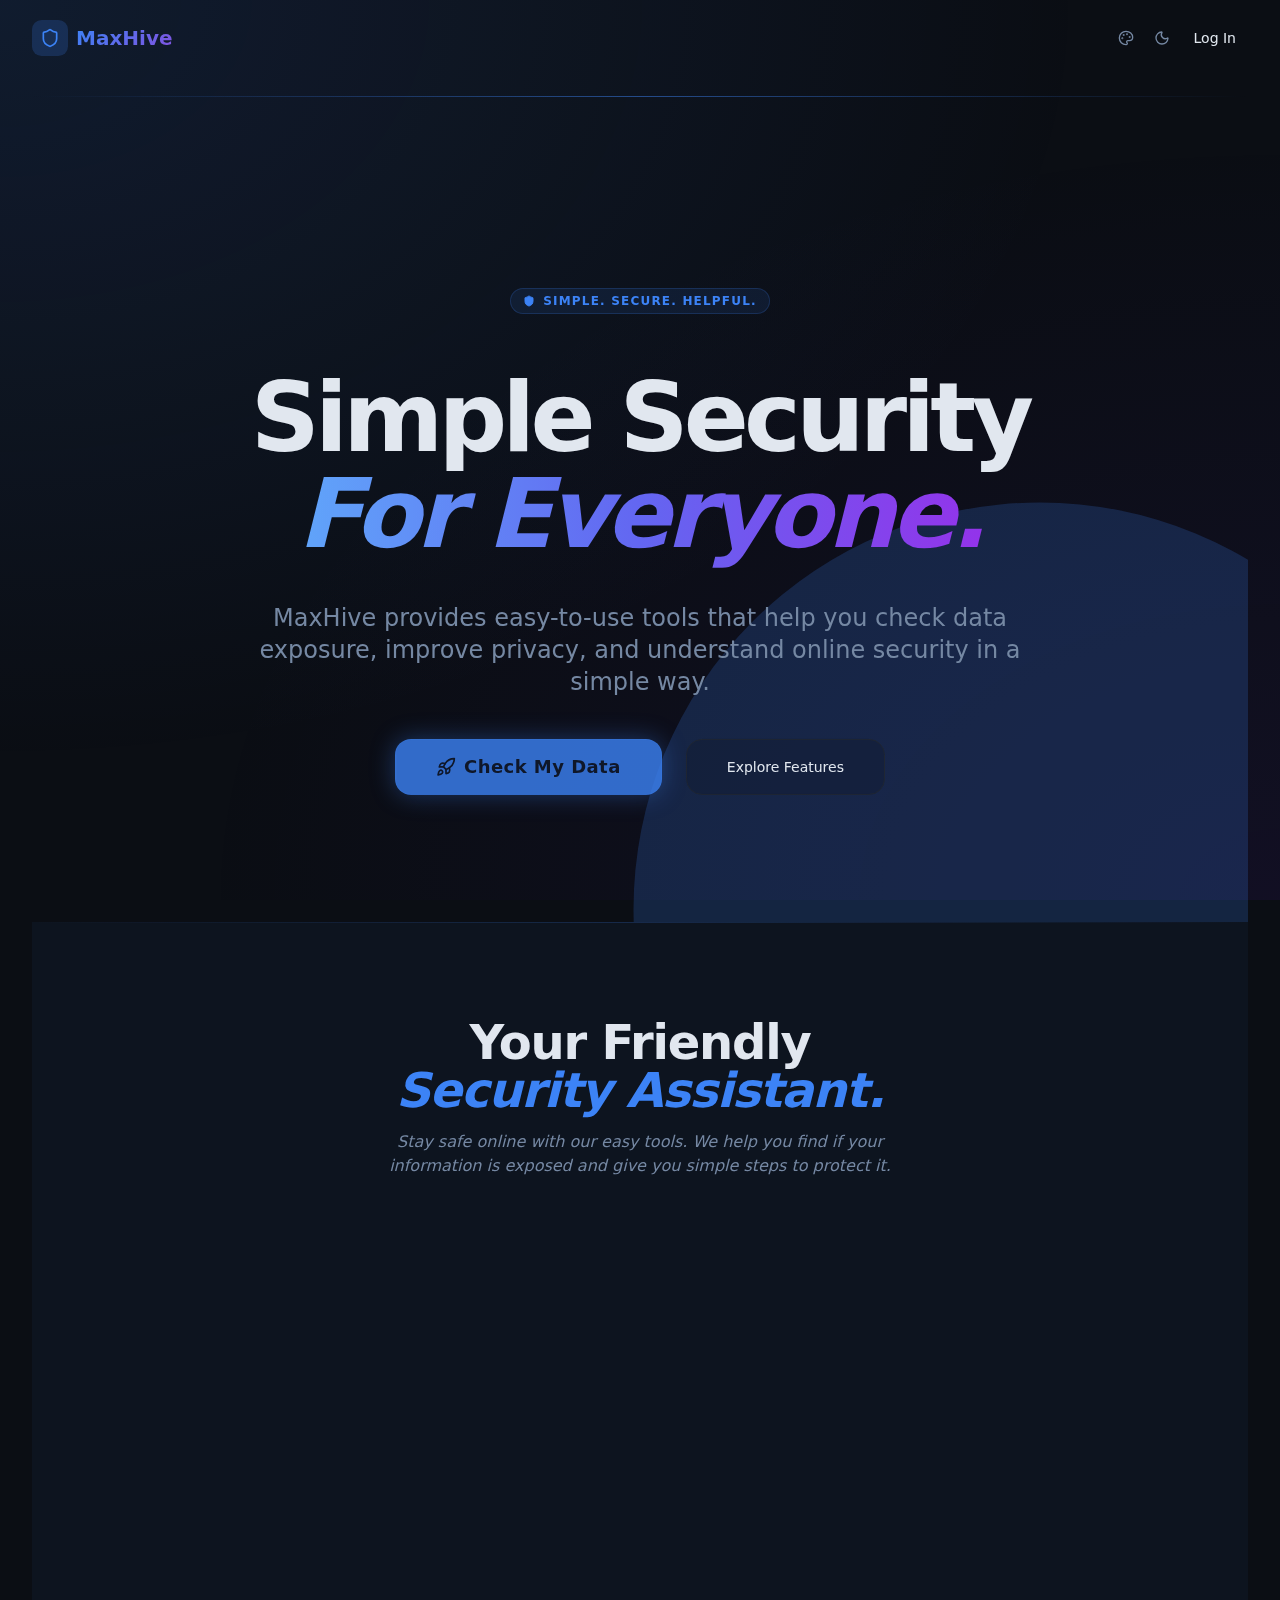
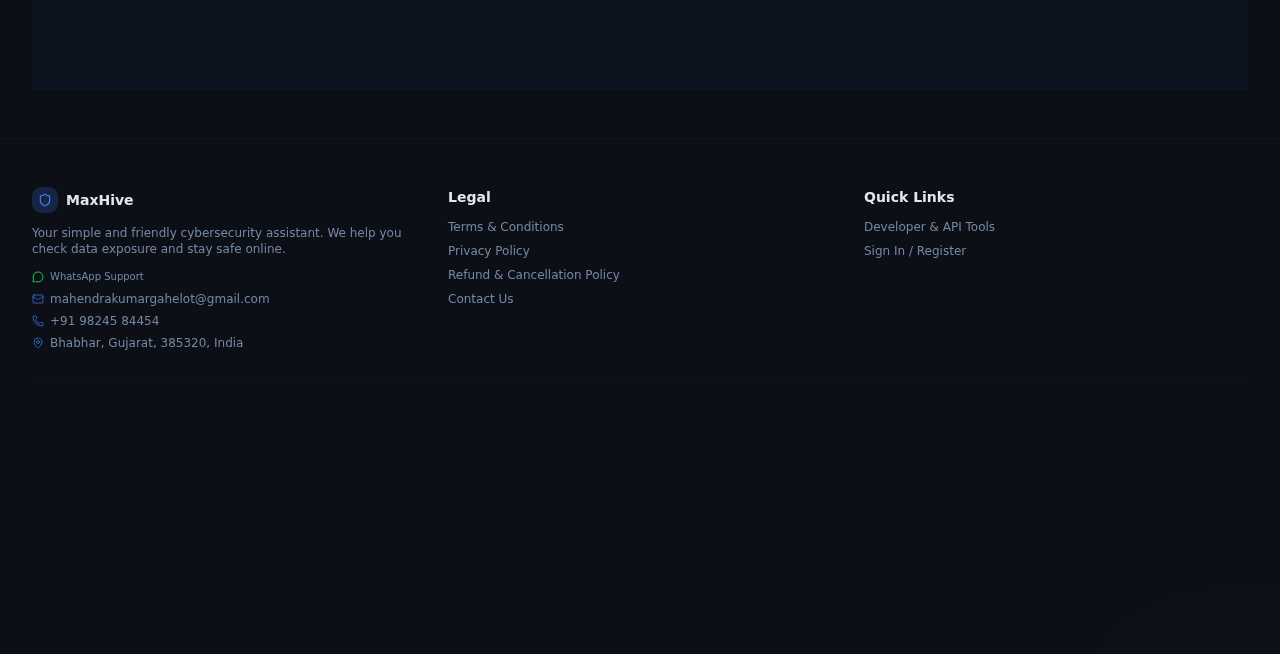
<file: index.html>
<!doctype html>
<html lang="en">

<head>
  <meta charset="UTF-8" />
  <meta name="viewport" content="width=device-width, initial-scale=1.0" />
  <meta http-equiv="Cache-Control" content="no-cache, no-store, must-revalidate" />
  <meta http-equiv="Pragma" content="no-cache" />
  <meta http-equiv="Expires" content="0" />

  <title>MaxHive | Simple Cybersecurity Tools for Everyone</title>
  <meta name="description"
    content="MaxHive provides easy-to-use tools that help you check data exposure, improve privacy, and understand online security in a simple way.">
  <meta name="keywords"
    content="cybersecurity tools for beginners, check data breach, online privacy tools, free security tools, learn cybersecurity basics">
  <meta name="robots" content="index, follow">
  <link rel="canonical" href="https://maxhive.qzz.io/" />

  <!-- Favicons -->
  <link rel="icon" type="image/x-icon" href="/assets/favicon.ico" />
  <link rel="icon" type="image/png" sizes="16x16" href="/assets/favicon-16x16.png" />
  <link rel="icon" type="image/png" sizes="32x32" href="/assets/favicon-32x32.png" />
  <link rel="icon" type="image/png" sizes="48x48" href="/assets/favicon-48x48.png" />
  <link rel="icon" type="image/png" sizes="64x64" href="/assets/favicon-64x64.png" />
  <link rel="apple-touch-icon" sizes="180x180" href="/assets/apple-touch-icon.png" />

  <!-- PWA Manifest -->
  <link rel="manifest" href="/assets/site.webmanifest" />
  <meta name="theme-color" content="#0f172a" />
  <meta name="msapplication-config" content="/assets/browserconfig.xml" />
  <meta name="msapplication-TileColor" content="#0f172a" />

  <!-- Open Graph -->
  <meta property="og:type" content="website" />
  <meta property="og:title" content="MaxHive - Simple Security Tools" />
  <meta property="og:description"
    content="Check data exposure, improve privacy, and stay safe online with easy-to-use tools." />
  <meta property="og:image" content="https://maxhive.qzz.io/assets/og-image.jpg" />
  <meta property="og:url" content="https://maxhive.qzz.io/" />
  <meta property="og:site_name" content="MaxHive" />

  <!-- Twitter Card -->
  <meta name="twitter:card" content="summary_large_image" />
  <meta name="twitter:title" content="MaxHive - Simple Security Tools" />
  <meta name="twitter:description" content="Check data exposure and stay safe online with our easy-to-use tools." />
  <meta name="twitter:image" content="https://maxhive.qzz.io/assets/twitter-card.jpg" />
  <script type="module" crossorigin src="/assets/index-CeVGi0O-.js"></script>
  <link rel="stylesheet" crossorigin href="/assets/index-Bs581NnH.css">
</head>

<body>
  <div id="root"></div>
  <script>
    if ('serviceWorker' in navigator) {
      navigator.serviceWorker.getRegistrations().then(function (registrations) {
        for (let registration of registrations) {
          registration.unregister();
          console.log('ServiceWorker unregistered.');
        }
      });
      caches.keys().then(function (names) {
        for (let name of names) caches.delete(name);
      });
    }
    // Restore SPA route after GitHub Pages 404 redirect
    var redirect = sessionStorage.getItem('gh-pages-redirect');
    if (redirect) {
      sessionStorage.removeItem('gh-pages-redirect');
      history.replaceState(null, '', redirect);
    }
  </script>
</body>

</html>
</file>
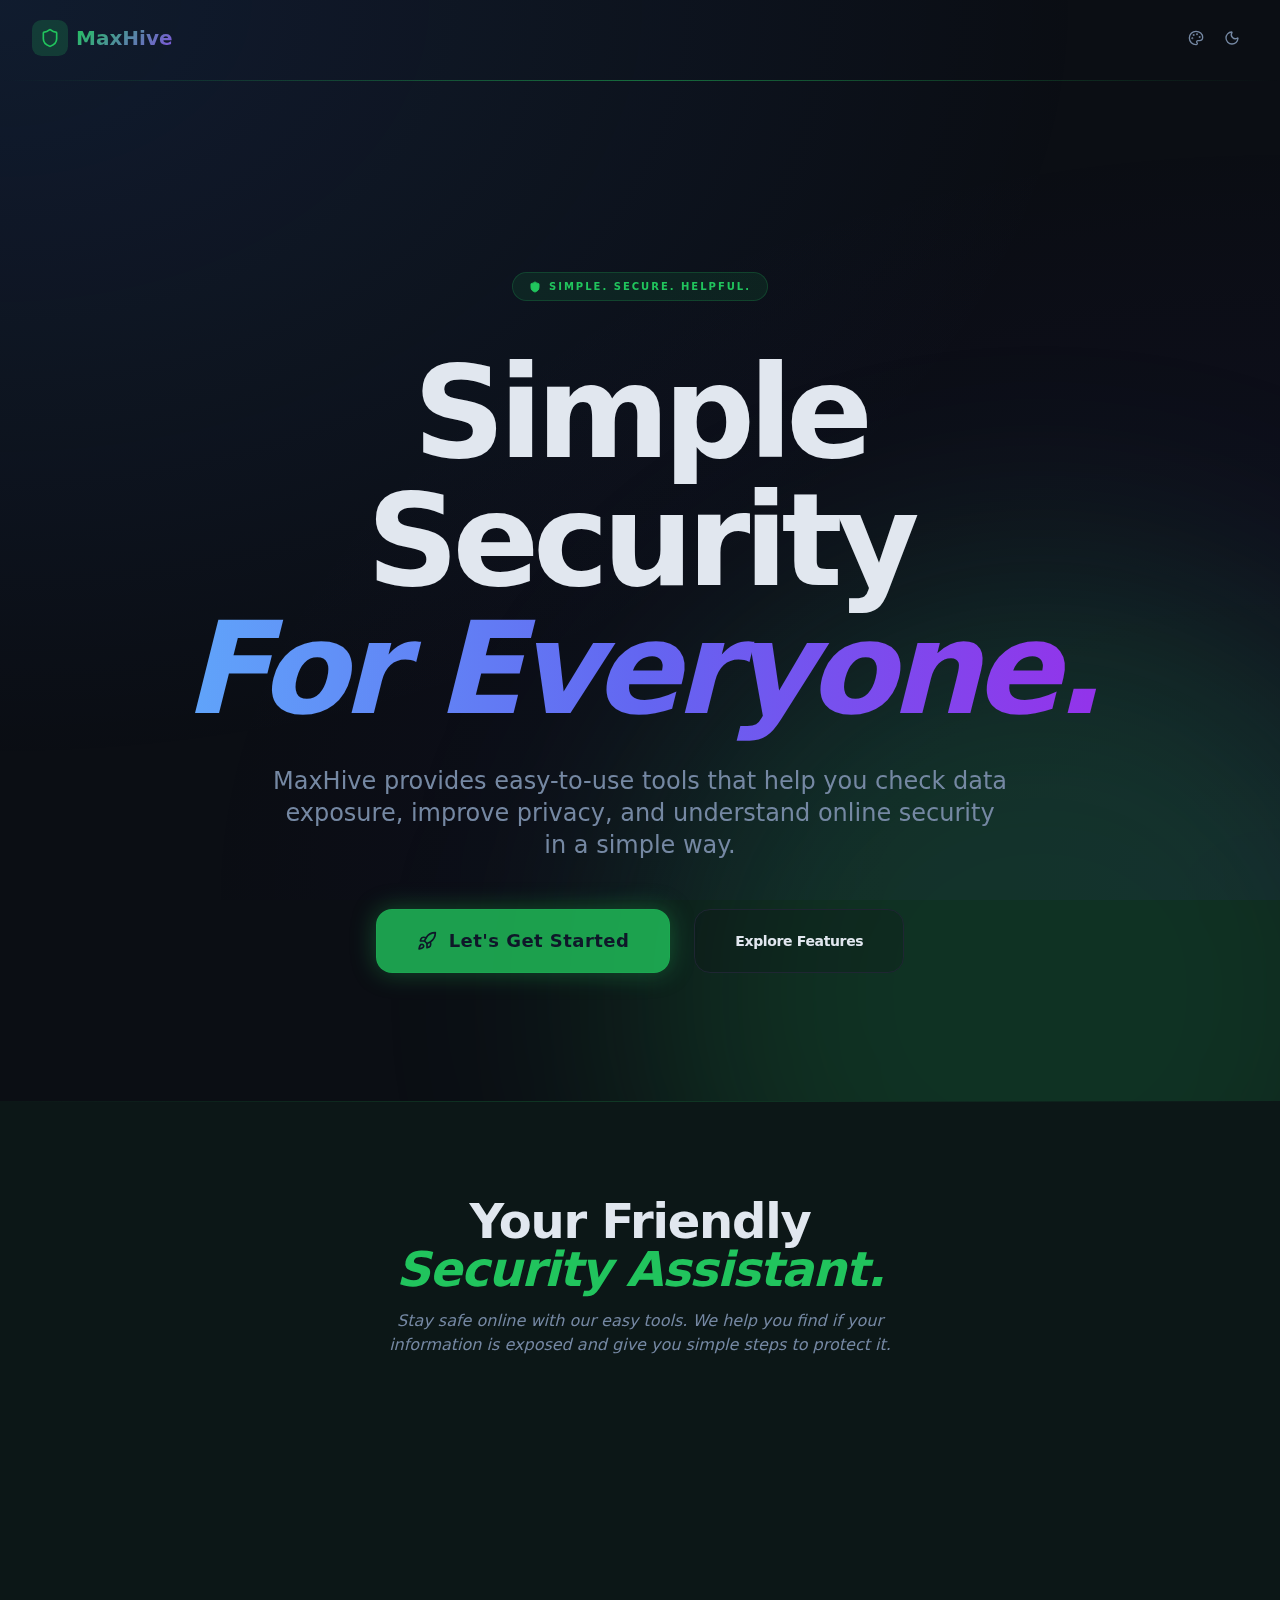
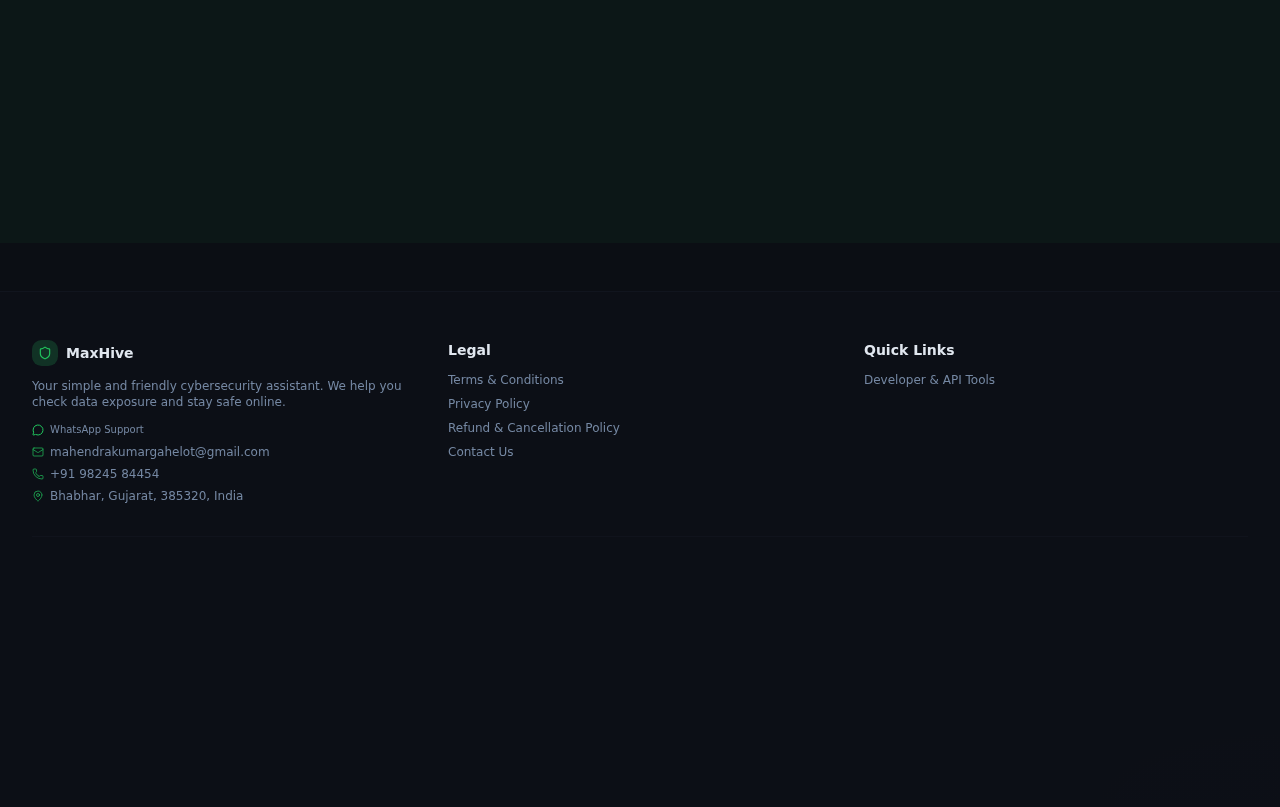
<file: index2.html>
<!doctype html>
<html lang="en">

<head>
  <meta charset="UTF-8" />
  <meta name="viewport" content="width=device-width, initial-scale=1.0" />
  <meta http-equiv="Cache-Control" content="no-cache, no-store, must-revalidate" />
  <meta http-equiv="Pragma" content="no-cache" />
  <meta http-equiv="Expires" content="0" />

  <title>MaxHive | Cybersecurity Tools & Intelligence Platform</title>
  <meta name="description"
    content="MaxHive provides advanced cybersecurity tools that help you check data exposure, track digital footprints, and stay secure on the web.">
  <meta name="keywords"
    content="cybersecurity tools, intelligence platform, check data breach, digital footprint analysis, threat intelligence tools">
  <meta name="robots" content="index, follow">
  <link rel="canonical" href="https://maxhive.qzz.io/" />

  <!-- Favicons -->
  <link rel="icon" type="image/x-icon" href="/assets/favicon.ico" />
  <link rel="icon" type="image/png" sizes="16x16" href="/assets/favicon-16x16.png" />
  <link rel="icon" type="image/png" sizes="32x32" href="/assets/favicon-32x32.png" />
  <link rel="icon" type="image/png" sizes="48x48" href="/assets/favicon-48x48.png" />
  <link rel="icon" type="image/png" sizes="64x64" href="/assets/favicon-64x64.png" />
  <link rel="apple-touch-icon" sizes="180x180" href="/assets/apple-touch-icon.png" />

  <!-- PWA Manifest -->
  <link rel="manifest" href="/assets/site.webmanifest" />
  <meta name="theme-color" content="#0f172a" />
  <meta name="msapplication-config" content="/assets/browserconfig.xml" />
  <meta name="msapplication-TileColor" content="#0f172a" />

  <!-- Open Graph -->
  <meta property="og:type" content="website" />
  <meta property="og:title" content="MaxHive - Simple Security Tools" />
  <meta property="og:description"
    content="Check data exposure, improve privacy, and stay safe online with easy-to-use tools." />
  <meta property="og:image" content="https://maxhive.qzz.io/assets/og-image.jpg" />
  <meta property="og:url" content="https://maxhive.qzz.io/" />
  <meta property="og:site_name" content="MaxHive" />

  <!-- Twitter Card -->
  <meta name="twitter:card" content="summary_large_image" />
  <meta name="twitter:title" content="MaxHive - Simple Security Tools" />
  <meta name="twitter:description" content="Check data exposure and stay safe online with our easy-to-use tools." />
  <meta name="twitter:image" content="https://maxhive.qzz.io/assets/twitter-card.jpg" />
  <script type="module" crossorigin src="/assets/index-Duysm36r.js"></script>
  <link rel="stylesheet" crossorigin href="/assets/index-CM7QbiL1.css">
</head>

<body>
  <div id="root"></div>
  <script>
    if ('serviceWorker' in navigator) {
      navigator.serviceWorker.getRegistrations().then(function (registrations) {
        for (let registration of registrations) {
          registration.unregister();
          console.log('ServiceWorker unregistered.');
        }
      });
      caches.keys().then(function (names) {
        for (let name of names) caches.delete(name);
      });
    }
    // Restore SPA route after GitHub Pages 404 redirect
    var redirect = sessionStorage.getItem('gh-pages-redirect');
    if (redirect) {
      sessionStorage.removeItem('gh-pages-redirect');
      history.replaceState(null, '', redirect);
    }
  </script>
</body>

</html>
</file>
<file: assets/index-Bs581NnH.css>
@import"https://fonts.googleapis.com/css2?family=Inter:wght@300;400;500;600;700;800&display=swap";*,:before,:after{--tw-border-spacing-x: 0;--tw-border-spacing-y: 0;--tw-translate-x: 0;--tw-translate-y: 0;--tw-rotate: 0;--tw-skew-x: 0;--tw-skew-y: 0;--tw-scale-x: 1;--tw-scale-y: 1;--tw-pan-x: ;--tw-pan-y: ;--tw-pinch-zoom: ;--tw-scroll-snap-strictness: proximity;--tw-gradient-from-position: ;--tw-gradient-via-position: ;--tw-gradient-to-position: ;--tw-ordinal: ;--tw-slashed-zero: ;--tw-numeric-figure: ;--tw-numeric-spacing: ;--tw-numeric-fraction: ;--tw-ring-inset: ;--tw-ring-offset-width: 0px;--tw-ring-offset-color: #fff;--tw-ring-color: rgb(59 130 246 / .5);--tw-ring-offset-shadow: 0 0 #0000;--tw-ring-shadow: 0 0 #0000;--tw-shadow: 0 0 #0000;--tw-shadow-colored: 0 0 #0000;--tw-blur: ;--tw-brightness: ;--tw-contrast: ;--tw-grayscale: ;--tw-hue-rotate: ;--tw-invert: ;--tw-saturate: ;--tw-sepia: ;--tw-drop-shadow: ;--tw-backdrop-blur: ;--tw-backdrop-brightness: ;--tw-backdrop-contrast: ;--tw-backdrop-grayscale: ;--tw-backdrop-hue-rotate: ;--tw-backdrop-invert: ;--tw-backdrop-opacity: ;--tw-backdrop-saturate: ;--tw-backdrop-sepia: ;--tw-contain-size: ;--tw-contain-layout: ;--tw-contain-paint: ;--tw-contain-style: }::backdrop{--tw-border-spacing-x: 0;--tw-border-spacing-y: 0;--tw-translate-x: 0;--tw-translate-y: 0;--tw-rotate: 0;--tw-skew-x: 0;--tw-skew-y: 0;--tw-scale-x: 1;--tw-scale-y: 1;--tw-pan-x: ;--tw-pan-y: ;--tw-pinch-zoom: ;--tw-scroll-snap-strictness: proximity;--tw-gradient-from-position: ;--tw-gradient-via-position: ;--tw-gradient-to-position: ;--tw-ordinal: ;--tw-slashed-zero: ;--tw-numeric-figure: ;--tw-numeric-spacing: ;--tw-numeric-fraction: ;--tw-ring-inset: ;--tw-ring-offset-width: 0px;--tw-ring-offset-color: #fff;--tw-ring-color: rgb(59 130 246 / .5);--tw-ring-offset-shadow: 0 0 #0000;--tw-ring-shadow: 0 0 #0000;--tw-shadow: 0 0 #0000;--tw-shadow-colored: 0 0 #0000;--tw-blur: ;--tw-brightness: ;--tw-contrast: ;--tw-grayscale: ;--tw-hue-rotate: ;--tw-invert: ;--tw-saturate: ;--tw-sepia: ;--tw-drop-shadow: ;--tw-backdrop-blur: ;--tw-backdrop-brightness: ;--tw-backdrop-contrast: ;--tw-backdrop-grayscale: ;--tw-backdrop-hue-rotate: ;--tw-backdrop-invert: ;--tw-backdrop-opacity: ;--tw-backdrop-saturate: ;--tw-backdrop-sepia: ;--tw-contain-size: ;--tw-contain-layout: ;--tw-contain-paint: ;--tw-contain-style: }*,:before,:after{box-sizing:border-box;border-width:0;border-style:solid;border-color:#e5e7eb}:before,:after{--tw-content: ""}html,:host{line-height:1.5;-webkit-text-size-adjust:100%;-moz-tab-size:4;-o-tab-size:4;tab-size:4;font-family:ui-sans-serif,system-ui,sans-serif,"Apple Color Emoji","Segoe UI Emoji",Segoe UI Symbol,"Noto Color Emoji";font-feature-settings:normal;font-variation-settings:normal;-webkit-tap-highlight-color:transparent}body{margin:0;line-height:inherit}hr{height:0;color:inherit;border-top-width:1px}abbr:where([title]){-webkit-text-decoration:underline dotted;text-decoration:underline dotted}h1,h2,h3,h4,h5,h6{font-size:inherit;font-weight:inherit}a{color:inherit;text-decoration:inherit}b,strong{font-weight:bolder}code,kbd,samp,pre{font-family:ui-monospace,SFMono-Regular,Menlo,Monaco,Consolas,Liberation Mono,Courier New,monospace;font-feature-settings:normal;font-variation-settings:normal;font-size:1em}small{font-size:80%}sub,sup{font-size:75%;line-height:0;position:relative;vertical-align:baseline}sub{bottom:-.25em}sup{top:-.5em}table{text-indent:0;border-color:inherit;border-collapse:collapse}button,input,optgroup,select,textarea{font-family:inherit;font-feature-settings:inherit;font-variation-settings:inherit;font-size:100%;font-weight:inherit;line-height:inherit;letter-spacing:inherit;color:inherit;margin:0;padding:0}button,select{text-transform:none}button,input:where([type=button]),input:where([type=reset]),input:where([type=submit]){-webkit-appearance:button;background-color:transparent;background-image:none}:-moz-focusring{outline:auto}:-moz-ui-invalid{box-shadow:none}progress{vertical-align:baseline}::-webkit-inner-spin-button,::-webkit-outer-spin-button{height:auto}[type=search]{-webkit-appearance:textfield;outline-offset:-2px}::-webkit-search-decoration{-webkit-appearance:none}::-webkit-file-upload-button{-webkit-appearance:button;font:inherit}summary{display:list-item}blockquote,dl,dd,h1,h2,h3,h4,h5,h6,hr,figure,p,pre{margin:0}fieldset{margin:0;padding:0}legend{padding:0}ol,ul,menu{list-style:none;margin:0;padding:0}dialog{padding:0}textarea{resize:vertical}input::-moz-placeholder,textarea::-moz-placeholder{opacity:1;color:#9ca3af}input::placeholder,textarea::placeholder{opacity:1;color:#9ca3af}button,[role=button]{cursor:pointer}:disabled{cursor:default}img,svg,video,canvas,audio,iframe,embed,object{display:block;vertical-align:middle}img,video{max-width:100%;height:auto}[hidden]:where(:not([hidden=until-found])){display:none}*{border-color:hsl(var(--border));box-sizing:border-box}html{scroll-behavior:smooth}body{background-color:hsl(var(--background));color:hsl(var(--foreground));-webkit-font-smoothing:antialiased;-moz-osx-font-smoothing:grayscale}[data-theme=light] body{color:#0f1729}body{font-family:Inter,system-ui,sans-serif;font-feature-settings:"rlig" 1,"calt" 1;-webkit-overflow-scrolling:touch;scroll-behavior:smooth}::-moz-selection{background:hsl(var(--primary)/.3);color:hsl(var(--primary))}::selection{background:hsl(var(--primary)/.3);color:hsl(var(--primary))}.pointer-events-none{pointer-events:none}.visible{visibility:visible}.fixed{position:fixed}.absolute{position:absolute}.relative{position:relative}.inset-0{top:0;right:0;bottom:0;left:0}.inset-x-0{left:0;right:0}.-bottom-1\/4{bottom:-25%}.-bottom-2{bottom:-.5rem}.-bottom-4{bottom:-1rem}.-left-1{left:-.25rem}.-left-1\/4{left:-25%}.-right-1{right:-.25rem}.-right-1\/4{right:-25%}.-right-10{right:-2.5rem}.-right-2{right:-.5rem}.-top-1{top:-.25rem}.-top-1\.5{top:-.375rem}.-top-1\/4{top:-25%}.-top-10{top:-2.5rem}.-top-3{top:-.75rem}.-top-5{top:-1.25rem}.bottom-0{bottom:0}.bottom-16{bottom:4rem}.left-0{left:0}.left-1\/2{left:50%}.left-1\/4{left:25%}.left-3{left:.75rem}.left-3\.5{left:.875rem}.right-0{right:0}.right-3{right:.75rem}.right-4{right:1rem}.top-0{top:0}.top-1\/2{top:50%}.top-1\/4{top:25%}.top-4{top:1rem}.top-\[60\%\]{top:60%}.z-0{z-index:0}.z-10{z-index:10}.z-20{z-index:20}.z-40{z-index:40}.z-50{z-index:50}.z-\[100\]{z-index:100}.z-\[105\]{z-index:105}.z-\[110\]{z-index:110}.z-\[120\]{z-index:120}.z-\[150\]{z-index:150}.z-\[200\]{z-index:200}.z-\[210\]{z-index:210}.col-span-full{grid-column:1 / -1}.mx-1{margin-left:.25rem;margin-right:.25rem}.mx-2{margin-left:.5rem;margin-right:.5rem}.mx-auto{margin-left:auto;margin-right:auto}.my-1{margin-top:.25rem;margin-bottom:.25rem}.mb-0\.5{margin-bottom:.125rem}.mb-1{margin-bottom:.25rem}.mb-1\.5{margin-bottom:.375rem}.mb-10{margin-bottom:2.5rem}.mb-16{margin-bottom:4rem}.mb-2{margin-bottom:.5rem}.mb-3{margin-bottom:.75rem}.mb-4{margin-bottom:1rem}.mb-6{margin-bottom:1.5rem}.mb-8{margin-bottom:2rem}.ml-1{margin-left:.25rem}.ml-2{margin-left:.5rem}.ml-8{margin-left:2rem}.ml-auto{margin-left:auto}.mr-1{margin-right:.25rem}.mr-2{margin-right:.5rem}.mr-3{margin-right:.75rem}.mr-auto{margin-right:auto}.mt-0\.5{margin-top:.125rem}.mt-1{margin-top:.25rem}.mt-1\.5{margin-top:.375rem}.mt-12{margin-top:3rem}.mt-2{margin-top:.5rem}.mt-3{margin-top:.75rem}.mt-4{margin-top:1rem}.mt-6{margin-top:1.5rem}.mt-8{margin-top:2rem}.mt-auto{margin-top:auto}.line-clamp-1{overflow:hidden;display:-webkit-box;-webkit-box-orient:vertical;-webkit-line-clamp:1}.block{display:block}.flex{display:flex}.inline-flex{display:inline-flex}.table{display:table}.grid{display:grid}.hidden{display:none}.h-1{height:.25rem}.h-1\.5{height:.375rem}.h-10{height:2.5rem}.h-11{height:2.75rem}.h-12{height:3rem}.h-14{height:3.5rem}.h-16{height:4rem}.h-2{height:.5rem}.h-2\.5{height:.625rem}.h-20{height:5rem}.h-24{height:6rem}.h-3{height:.75rem}.h-3\.5{height:.875rem}.h-32{height:8rem}.h-4{height:1rem}.h-40{height:10rem}.h-5{height:1.25rem}.h-6{height:1.5rem}.h-64{height:16rem}.h-7{height:1.75rem}.h-8{height:2rem}.h-9{height:2.25rem}.h-\[300px\]{height:300px}.h-\[400px\]{height:400px}.h-\[45\%\]{height:45%}.h-\[500px\]{height:500px}.h-\[600px\]{height:600px}.h-\[800px\]{height:800px}.h-\[calc\(100vh-12rem\)\]{height:calc(100vh - 12rem)}.h-auto{height:auto}.h-full{height:100%}.h-px{height:1px}.max-h-60{max-height:15rem}.max-h-80{max-height:20rem}.max-h-\[70vh\]{max-height:70vh}.max-h-\[80vh\]{max-height:80vh}.min-h-\[60vh\]{min-height:60vh}.min-h-\[70vh\]{min-height:70vh}.min-h-\[80vh\]{min-height:80vh}.min-h-\[85vh\]{min-height:85vh}.min-h-\[90vh\]{min-height:90vh}.min-h-screen{min-height:100vh}.w-1{width:.25rem}.w-1\.5{width:.375rem}.w-10{width:2.5rem}.w-11{width:2.75rem}.w-12{width:3rem}.w-14{width:3.5rem}.w-16{width:4rem}.w-2{width:.5rem}.w-2\.5{width:.625rem}.w-20{width:5rem}.w-24{width:6rem}.w-3{width:.75rem}.w-3\.5{width:.875rem}.w-32{width:8rem}.w-4{width:1rem}.w-40{width:10rem}.w-44{width:11rem}.w-5{width:1.25rem}.w-56{width:14rem}.w-6{width:1.5rem}.w-64{width:16rem}.w-7{width:1.75rem}.w-8{width:2rem}.w-\[300px\]{width:300px}.w-\[400px\]{width:400px}.w-\[500px\]{width:500px}.w-\[600px\]{width:600px}.w-\[800px\]{width:800px}.w-\[85\%\]{width:85%}.w-full{width:100%}.w-px{width:1px}.min-w-0{min-width:0px}.min-w-\[100px\]{min-width:100px}.min-w-\[320px\]{min-width:320px}.max-w-2xl{max-width:42rem}.max-w-3xl{max-width:48rem}.max-w-4xl{max-width:56rem}.max-w-5xl{max-width:64rem}.max-w-6xl{max-width:72rem}.max-w-7xl{max-width:80rem}.max-w-\[200px\]{max-width:200px}.max-w-\[280px\]{max-width:280px}.max-w-\[75\%\]{max-width:75%}.max-w-\[80\%\]{max-width:80%}.max-w-lg{max-width:32rem}.max-w-md{max-width:28rem}.max-w-sm{max-width:24rem}.max-w-xl{max-width:36rem}.max-w-xs{max-width:20rem}.flex-1{flex:1 1 0%}.shrink-0{flex-shrink:0}.origin-center{transform-origin:center}.origin-top-right{transform-origin:top right}.-translate-x-1\/2{--tw-translate-x: -50%;transform:translate(var(--tw-translate-x),var(--tw-translate-y)) rotate(var(--tw-rotate)) skew(var(--tw-skew-x)) skewY(var(--tw-skew-y)) scaleX(var(--tw-scale-x)) scaleY(var(--tw-scale-y))}.-translate-y-1\/2{--tw-translate-y: -50%;transform:translate(var(--tw-translate-x),var(--tw-translate-y)) rotate(var(--tw-rotate)) skew(var(--tw-skew-x)) skewY(var(--tw-skew-y)) scaleX(var(--tw-scale-x)) scaleY(var(--tw-scale-y))}.translate-x-0{--tw-translate-x: 0px;transform:translate(var(--tw-translate-x),var(--tw-translate-y)) rotate(var(--tw-rotate)) skew(var(--tw-skew-x)) skewY(var(--tw-skew-y)) scaleX(var(--tw-scale-x)) scaleY(var(--tw-scale-y))}.translate-x-1\/2{--tw-translate-x: 50%;transform:translate(var(--tw-translate-x),var(--tw-translate-y)) rotate(var(--tw-rotate)) skew(var(--tw-skew-x)) skewY(var(--tw-skew-y)) scaleX(var(--tw-scale-x)) scaleY(var(--tw-scale-y))}.translate-x-5{--tw-translate-x: 1.25rem;transform:translate(var(--tw-translate-x),var(--tw-translate-y)) rotate(var(--tw-rotate)) skew(var(--tw-skew-x)) skewY(var(--tw-skew-y)) scaleX(var(--tw-scale-x)) scaleY(var(--tw-scale-y))}.translate-y-1\/2{--tw-translate-y: 50%;transform:translate(var(--tw-translate-x),var(--tw-translate-y)) rotate(var(--tw-rotate)) skew(var(--tw-skew-x)) skewY(var(--tw-skew-y)) scaleX(var(--tw-scale-x)) scaleY(var(--tw-scale-y))}.scale-100{--tw-scale-x: 1;--tw-scale-y: 1;transform:translate(var(--tw-translate-x),var(--tw-translate-y)) rotate(var(--tw-rotate)) skew(var(--tw-skew-x)) skewY(var(--tw-skew-y)) scaleX(var(--tw-scale-x)) scaleY(var(--tw-scale-y))}.scale-105{--tw-scale-x: 1.05;--tw-scale-y: 1.05;transform:translate(var(--tw-translate-x),var(--tw-translate-y)) rotate(var(--tw-rotate)) skew(var(--tw-skew-x)) skewY(var(--tw-skew-y)) scaleX(var(--tw-scale-x)) scaleY(var(--tw-scale-y))}.scale-\[1\.2\]{--tw-scale-x: 1.2;--tw-scale-y: 1.2;transform:translate(var(--tw-translate-x),var(--tw-translate-y)) rotate(var(--tw-rotate)) skew(var(--tw-skew-x)) skewY(var(--tw-skew-y)) scaleX(var(--tw-scale-x)) scaleY(var(--tw-scale-y))}.transform{transform:translate(var(--tw-translate-x),var(--tw-translate-y)) rotate(var(--tw-rotate)) skew(var(--tw-skew-x)) skewY(var(--tw-skew-y)) scaleX(var(--tw-scale-x)) scaleY(var(--tw-scale-y))}@keyframes ping{75%,to{transform:scale(2);opacity:0}}.animate-ping{animation:ping 1s cubic-bezier(0,0,.2,1) infinite}@keyframes pulse{50%{opacity:.5}}.animate-pulse{animation:pulse 2s cubic-bezier(.4,0,.6,1) infinite}@keyframes spin{to{transform:rotate(360deg)}}.animate-spin{animation:spin 1s linear infinite}.cursor-default{cursor:default}.cursor-pointer{cursor:pointer}.select-all{-webkit-user-select:all;-moz-user-select:all;user-select:all}.list-inside{list-style-position:inside}.list-disc{list-style-type:disc}.list-none{list-style-type:none}.grid-cols-1{grid-template-columns:repeat(1,minmax(0,1fr))}.grid-cols-2{grid-template-columns:repeat(2,minmax(0,1fr))}.grid-cols-3{grid-template-columns:repeat(3,minmax(0,1fr))}.flex-row{flex-direction:row}.flex-col{flex-direction:column}.flex-wrap{flex-wrap:wrap}.items-start{align-items:flex-start}.items-end{align-items:flex-end}.items-center{align-items:center}.items-baseline{align-items:baseline}.justify-start{justify-content:flex-start}.justify-end{justify-content:flex-end}.justify-center{justify-content:center}.justify-between{justify-content:space-between}.justify-around{justify-content:space-around}.gap-1{gap:.25rem}.gap-1\.5{gap:.375rem}.gap-10{gap:2.5rem}.gap-12{gap:3rem}.gap-2{gap:.5rem}.gap-2\.5{gap:.625rem}.gap-3{gap:.75rem}.gap-4{gap:1rem}.gap-6{gap:1.5rem}.gap-8{gap:2rem}.gap-px{gap:1px}.-space-x-3>:not([hidden])~:not([hidden]){--tw-space-x-reverse: 0;margin-right:calc(-.75rem * var(--tw-space-x-reverse));margin-left:calc(-.75rem * calc(1 - var(--tw-space-x-reverse)))}.space-x-1>:not([hidden])~:not([hidden]){--tw-space-x-reverse: 0;margin-right:calc(.25rem * var(--tw-space-x-reverse));margin-left:calc(.25rem * calc(1 - var(--tw-space-x-reverse)))}.space-x-2>:not([hidden])~:not([hidden]){--tw-space-x-reverse: 0;margin-right:calc(.5rem * var(--tw-space-x-reverse));margin-left:calc(.5rem * calc(1 - var(--tw-space-x-reverse)))}.space-y-0\.5>:not([hidden])~:not([hidden]){--tw-space-y-reverse: 0;margin-top:calc(.125rem * calc(1 - var(--tw-space-y-reverse)));margin-bottom:calc(.125rem * var(--tw-space-y-reverse))}.space-y-1>:not([hidden])~:not([hidden]){--tw-space-y-reverse: 0;margin-top:calc(.25rem * calc(1 - var(--tw-space-y-reverse)));margin-bottom:calc(.25rem * var(--tw-space-y-reverse))}.space-y-1\.5>:not([hidden])~:not([hidden]){--tw-space-y-reverse: 0;margin-top:calc(.375rem * calc(1 - var(--tw-space-y-reverse)));margin-bottom:calc(.375rem * var(--tw-space-y-reverse))}.space-y-10>:not([hidden])~:not([hidden]){--tw-space-y-reverse: 0;margin-top:calc(2.5rem * calc(1 - var(--tw-space-y-reverse)));margin-bottom:calc(2.5rem * var(--tw-space-y-reverse))}.space-y-2>:not([hidden])~:not([hidden]){--tw-space-y-reverse: 0;margin-top:calc(.5rem * calc(1 - var(--tw-space-y-reverse)));margin-bottom:calc(.5rem * var(--tw-space-y-reverse))}.space-y-3>:not([hidden])~:not([hidden]){--tw-space-y-reverse: 0;margin-top:calc(.75rem * calc(1 - var(--tw-space-y-reverse)));margin-bottom:calc(.75rem * var(--tw-space-y-reverse))}.space-y-4>:not([hidden])~:not([hidden]){--tw-space-y-reverse: 0;margin-top:calc(1rem * calc(1 - var(--tw-space-y-reverse)));margin-bottom:calc(1rem * var(--tw-space-y-reverse))}.space-y-5>:not([hidden])~:not([hidden]){--tw-space-y-reverse: 0;margin-top:calc(1.25rem * calc(1 - var(--tw-space-y-reverse)));margin-bottom:calc(1.25rem * var(--tw-space-y-reverse))}.space-y-6>:not([hidden])~:not([hidden]){--tw-space-y-reverse: 0;margin-top:calc(1.5rem * calc(1 - var(--tw-space-y-reverse)));margin-bottom:calc(1.5rem * var(--tw-space-y-reverse))}.space-y-8>:not([hidden])~:not([hidden]){--tw-space-y-reverse: 0;margin-top:calc(2rem * calc(1 - var(--tw-space-y-reverse)));margin-bottom:calc(2rem * var(--tw-space-y-reverse))}.divide-y>:not([hidden])~:not([hidden]){--tw-divide-y-reverse: 0;border-top-width:calc(1px * calc(1 - var(--tw-divide-y-reverse)));border-bottom-width:calc(1px * var(--tw-divide-y-reverse))}.divide-border\/30>:not([hidden])~:not([hidden]){border-color:hsl(var(--border) / .3)}.divide-primary\/10>:not([hidden])~:not([hidden]){border-color:hsl(var(--primary) / .1)}.self-start{align-self:flex-start}.self-end{align-self:flex-end}.overflow-auto{overflow:auto}.overflow-hidden{overflow:hidden}.overflow-x-auto{overflow-x:auto}.overflow-y-auto{overflow-y:auto}.overflow-x-hidden{overflow-x:hidden}.truncate{overflow:hidden;text-overflow:ellipsis;white-space:nowrap}.whitespace-nowrap{white-space:nowrap}.whitespace-pre{white-space:pre}.whitespace-pre-wrap{white-space:pre-wrap}.break-words{overflow-wrap:break-word}.break-all{word-break:break-all}.rounded{border-radius:.25rem}.rounded-2xl{border-radius:1rem}.rounded-3xl,.rounded-\[1\.5rem\]{border-radius:1.5rem}.rounded-\[1rem\]{border-radius:1rem}.rounded-\[2\.5rem\]{border-radius:2.5rem}.rounded-\[2rem\]{border-radius:2rem}.rounded-full{border-radius:9999px}.rounded-lg{border-radius:var(--radius)}.rounded-md{border-radius:calc(var(--radius) - 2px)}.rounded-xl{border-radius:.75rem}.rounded-t-\[2\.5rem\]{border-top-left-radius:2.5rem;border-top-right-radius:2.5rem}.rounded-bl-md{border-bottom-left-radius:calc(var(--radius) - 2px)}.rounded-bl-sm{border-bottom-left-radius:calc(var(--radius) - 4px)}.rounded-br-md{border-bottom-right-radius:calc(var(--radius) - 2px)}.rounded-br-sm{border-bottom-right-radius:calc(var(--radius) - 4px)}.border{border-width:1px}.border-0{border-width:0px}.border-2{border-width:2px}.border-y{border-top-width:1px;border-bottom-width:1px}.border-b{border-bottom-width:1px}.border-r{border-right-width:1px}.border-t{border-top-width:1px}.border-dashed{border-style:dashed}.border-background{border-color:hsl(var(--background))}.border-blue-500\/20{border-color:#3b82f633}.border-blue-500\/30{border-color:#3b82f64d}.border-border{border-color:hsl(var(--border))}.border-border\/20{border-color:hsl(var(--border) / .2)}.border-border\/30{border-color:hsl(var(--border) / .3)}.border-border\/40{border-color:hsl(var(--border) / .4)}.border-border\/50{border-color:hsl(var(--border) / .5)}.border-current{border-color:currentColor}.border-destructive\/20{border-color:hsl(var(--destructive) / .2)}.border-destructive\/30{border-color:hsl(var(--destructive) / .3)}.border-destructive\/40{border-color:hsl(var(--destructive) / .4)}.border-destructive\/50{border-color:hsl(var(--destructive) / .5)}.border-foreground\/10{border-color:hsl(var(--foreground) / .1)}.border-foreground\/5{border-color:hsl(var(--foreground) / .05)}.border-green-500\/15{border-color:#22c55e26}.border-green-500\/20{border-color:#22c55e33}.border-green-500\/30{border-color:#22c55e4d}.border-input{border-color:hsl(var(--input))}.border-orange-500\/20{border-color:#f9731633}.border-primary{border-color:hsl(var(--primary))}.border-primary\/10{border-color:hsl(var(--primary) / .1)}.border-primary\/20{border-color:hsl(var(--primary) / .2)}.border-primary\/30{border-color:hsl(var(--primary) / .3)}.border-primary\/5{border-color:hsl(var(--primary) / .05)}.border-purple-500\/20{border-color:#a855f733}.border-red-500{--tw-border-opacity: 1;border-color:rgb(239 68 68 / var(--tw-border-opacity, 1))}.border-red-500\/20{border-color:#ef444433}.border-red-500\/30{border-color:#ef44444d}.border-transparent{border-color:transparent}.border-white\/10{border-color:#ffffff1a}.border-white\/5{border-color:#ffffff0d}.border-yellow-500\/20{border-color:#eab30833}.bg-background{background-color:hsl(var(--background))}.bg-background\/20{background-color:hsl(var(--background) / .2)}.bg-background\/40{background-color:hsl(var(--background) / .4)}.bg-background\/50{background-color:hsl(var(--background) / .5)}.bg-background\/80{background-color:hsl(var(--background) / .8)}.bg-background\/90{background-color:hsl(var(--background) / .9)}.bg-background\/95{background-color:hsl(var(--background) / .95)}.bg-black{--tw-bg-opacity: 1;background-color:rgb(0 0 0 / var(--tw-bg-opacity, 1))}.bg-black\/20{background-color:#0003}.bg-black\/30{background-color:#0000004d}.bg-black\/40{background-color:#0006}.bg-black\/80{background-color:#000c}.bg-blue-500{--tw-bg-opacity: 1;background-color:rgb(59 130 246 / var(--tw-bg-opacity, 1))}.bg-blue-500\/10{background-color:#3b82f61a}.bg-blue-500\/15{background-color:#3b82f626}.bg-blue-500\/20{background-color:#3b82f633}.bg-blue-600{--tw-bg-opacity: 1;background-color:rgb(37 99 235 / var(--tw-bg-opacity, 1))}.bg-border{background-color:hsl(var(--border))}.bg-border\/20{background-color:hsl(var(--border) / .2)}.bg-border\/30{background-color:hsl(var(--border) / .3)}.bg-border\/50{background-color:hsl(var(--border) / .5)}.bg-card{background-color:hsl(var(--card))}.bg-card\/20{background-color:hsl(var(--card) / .2)}.bg-card\/30{background-color:hsl(var(--card) / .3)}.bg-card\/40{background-color:hsl(var(--card) / .4)}.bg-card\/50{background-color:hsl(var(--card) / .5)}.bg-card\/95{background-color:hsl(var(--card) / .95)}.bg-destructive{background-color:hsl(var(--destructive))}.bg-destructive\/10{background-color:hsl(var(--destructive) / .1)}.bg-destructive\/15{background-color:hsl(var(--destructive) / .15)}.bg-destructive\/80{background-color:hsl(var(--destructive) / .8)}.bg-foreground\/10{background-color:hsl(var(--foreground) / .1)}.bg-foreground\/5{background-color:hsl(var(--foreground) / .05)}.bg-foreground\/\[0\.02\]{background-color:hsl(var(--foreground) / .02)}.bg-green-500{--tw-bg-opacity: 1;background-color:rgb(34 197 94 / var(--tw-bg-opacity, 1))}.bg-green-500\/10{background-color:#22c55e1a}.bg-green-500\/15{background-color:#22c55e26}.bg-green-500\/20{background-color:#22c55e33}.bg-green-600{--tw-bg-opacity: 1;background-color:rgb(22 163 74 / var(--tw-bg-opacity, 1))}.bg-green-600\/20{background-color:#16a34a33}.bg-muted{background-color:hsl(var(--muted))}.bg-muted-foreground\/20{background-color:hsl(var(--muted-foreground) / .2)}.bg-muted\/10{background-color:hsl(var(--muted) / .1)}.bg-muted\/20{background-color:hsl(var(--muted) / .2)}.bg-muted\/30{background-color:hsl(var(--muted) / .3)}.bg-muted\/40{background-color:hsl(var(--muted) / .4)}.bg-muted\/50{background-color:hsl(var(--muted) / .5)}.bg-orange-500{--tw-bg-opacity: 1;background-color:rgb(249 115 22 / var(--tw-bg-opacity, 1))}.bg-orange-500\/10{background-color:#f973161a}.bg-orange-500\/5{background-color:#f973160d}.bg-pink-500\/30{background-color:#ec48994d}.bg-primary{background-color:hsl(var(--primary))}.bg-primary\/10{background-color:hsl(var(--primary) / .1)}.bg-primary\/15{background-color:hsl(var(--primary) / .15)}.bg-primary\/20{background-color:hsl(var(--primary) / .2)}.bg-primary\/30{background-color:hsl(var(--primary) / .3)}.bg-primary\/5{background-color:hsl(var(--primary) / .05)}.bg-primary\/80{background-color:hsl(var(--primary) / .8)}.bg-purple-500{--tw-bg-opacity: 1;background-color:rgb(168 85 247 / var(--tw-bg-opacity, 1))}.bg-purple-500\/10{background-color:#a855f71a}.bg-purple-500\/5{background-color:#a855f70d}.bg-red-500{--tw-bg-opacity: 1;background-color:rgb(239 68 68 / var(--tw-bg-opacity, 1))}.bg-red-500\/10{background-color:#ef44441a}.bg-red-500\/15{background-color:#ef444426}.bg-red-500\/20{background-color:#ef444433}.bg-red-500\/5{background-color:#ef44440d}.bg-secondary{background-color:hsl(var(--secondary))}.bg-secondary\/50{background-color:hsl(var(--secondary) / .5)}.bg-transparent{background-color:transparent}.bg-white{--tw-bg-opacity: 1;background-color:rgb(255 255 255 / var(--tw-bg-opacity, 1))}.bg-white\/10{background-color:#ffffff1a}.bg-white\/20{background-color:#fff3}.bg-white\/5{background-color:#ffffff0d}.bg-yellow-500\/10{background-color:#eab3081a}.bg-yellow-500\/20{background-color:#eab30833}.bg-yellow-500\/5{background-color:#eab3080d}.bg-\[linear-gradient\(transparent_50\%\,rgba\(255\,255\,255\,0\.1\)_50\%\)\]{background-image:linear-gradient(transparent 50%,#ffffff1a 50%)}.bg-gradient-to-r{background-image:linear-gradient(to right,var(--tw-gradient-stops))}.bg-gradient-to-tr{background-image:linear-gradient(to top right,var(--tw-gradient-stops))}.from-blue-400{--tw-gradient-from: #60a5fa var(--tw-gradient-from-position);--tw-gradient-to: rgb(96 165 250 / 0) var(--tw-gradient-to-position);--tw-gradient-stops: var(--tw-gradient-from), var(--tw-gradient-to)}.from-primary\/5{--tw-gradient-from: hsl(var(--primary) / .05) var(--tw-gradient-from-position);--tw-gradient-to: hsl(var(--primary) / 0) var(--tw-gradient-to-position);--tw-gradient-stops: var(--tw-gradient-from), var(--tw-gradient-to)}.from-red-500\/0{--tw-gradient-from: rgb(239 68 68 / 0) var(--tw-gradient-from-position);--tw-gradient-to: rgb(239 68 68 / 0) var(--tw-gradient-to-position);--tw-gradient-stops: var(--tw-gradient-from), var(--tw-gradient-to)}.from-red-600{--tw-gradient-from: #dc2626 var(--tw-gradient-from-position);--tw-gradient-to: rgb(220 38 38 / 0) var(--tw-gradient-to-position);--tw-gradient-stops: var(--tw-gradient-from), var(--tw-gradient-to)}.from-transparent{--tw-gradient-from: transparent var(--tw-gradient-from-position);--tw-gradient-to: rgb(0 0 0 / 0) var(--tw-gradient-to-position);--tw-gradient-stops: var(--tw-gradient-from), var(--tw-gradient-to)}.from-white{--tw-gradient-from: #fff var(--tw-gradient-from-position);--tw-gradient-to: rgb(255 255 255 / 0) var(--tw-gradient-to-position);--tw-gradient-stops: var(--tw-gradient-from), var(--tw-gradient-to)}.via-indigo-500{--tw-gradient-to: rgb(99 102 241 / 0) var(--tw-gradient-to-position);--tw-gradient-stops: var(--tw-gradient-from), #6366f1 var(--tw-gradient-via-position), var(--tw-gradient-to)}.via-primary{--tw-gradient-to: hsl(var(--primary) / 0) var(--tw-gradient-to-position);--tw-gradient-stops: var(--tw-gradient-from), hsl(var(--primary)) var(--tw-gradient-via-position), var(--tw-gradient-to)}.via-primary\/20{--tw-gradient-to: hsl(var(--primary) / 0) var(--tw-gradient-to-position);--tw-gradient-stops: var(--tw-gradient-from), hsl(var(--primary) / .2) var(--tw-gradient-via-position), var(--tw-gradient-to)}.via-primary\/50{--tw-gradient-to: hsl(var(--primary) / 0) var(--tw-gradient-to-position);--tw-gradient-stops: var(--tw-gradient-from), hsl(var(--primary) / .5) var(--tw-gradient-via-position), var(--tw-gradient-to)}.via-red-500{--tw-gradient-to: rgb(239 68 68 / 0) var(--tw-gradient-to-position);--tw-gradient-stops: var(--tw-gradient-from), #ef4444 var(--tw-gradient-via-position), var(--tw-gradient-to)}.to-gray-400{--tw-gradient-to: #9ca3af var(--tw-gradient-to-position)}.to-purple-600{--tw-gradient-to: #9333ea var(--tw-gradient-to-position)}.to-red-400{--tw-gradient-to: #f87171 var(--tw-gradient-to-position)}.to-red-500\/0{--tw-gradient-to: rgb(239 68 68 / 0) var(--tw-gradient-to-position)}.to-transparent{--tw-gradient-to: transparent var(--tw-gradient-to-position)}.bg-\[length\:100\%_4px\]{background-size:100% 4px}.bg-clip-text{-webkit-background-clip:text;background-clip:text}.fill-amber-500\/20{fill:#f59e0b33}.fill-current{fill:currentColor}.object-contain{-o-object-fit:contain;object-fit:contain}.p-0{padding:0}.p-1{padding:.25rem}.p-1\.5{padding:.375rem}.p-2{padding:.5rem}.p-2\.5{padding:.625rem}.p-3{padding:.75rem}.p-4{padding:1rem}.p-5{padding:1.25rem}.p-6{padding:1.5rem}.p-8{padding:2rem}.px-1{padding-left:.25rem;padding-right:.25rem}.px-1\.5{padding-left:.375rem;padding-right:.375rem}.px-10{padding-left:2.5rem;padding-right:2.5rem}.px-12{padding-left:3rem;padding-right:3rem}.px-2{padding-left:.5rem;padding-right:.5rem}.px-2\.5{padding-left:.625rem;padding-right:.625rem}.px-3{padding-left:.75rem;padding-right:.75rem}.px-4{padding-left:1rem;padding-right:1rem}.px-5{padding-left:1.25rem;padding-right:1.25rem}.px-6{padding-left:1.5rem;padding-right:1.5rem}.px-8{padding-left:2rem;padding-right:2rem}.py-0\.5{padding-top:.125rem;padding-bottom:.125rem}.py-1{padding-top:.25rem;padding-bottom:.25rem}.py-1\.5{padding-top:.375rem;padding-bottom:.375rem}.py-10{padding-top:2.5rem;padding-bottom:2.5rem}.py-12{padding-top:3rem;padding-bottom:3rem}.py-2{padding-top:.5rem;padding-bottom:.5rem}.py-2\.5{padding-top:.625rem;padding-bottom:.625rem}.py-20{padding-top:5rem;padding-bottom:5rem}.py-24{padding-top:6rem;padding-bottom:6rem}.py-3{padding-top:.75rem;padding-bottom:.75rem}.py-4{padding-top:1rem;padding-bottom:1rem}.py-5{padding-top:1.25rem;padding-bottom:1.25rem}.py-6{padding-top:1.5rem;padding-bottom:1.5rem}.py-8{padding-top:2rem;padding-bottom:2rem}.pb-10{padding-bottom:2.5rem}.pb-12{padding-bottom:3rem}.pb-2{padding-bottom:.5rem}.pb-20{padding-bottom:5rem}.pb-24{padding-bottom:6rem}.pb-3{padding-bottom:.75rem}.pb-32{padding-bottom:8rem}.pb-4{padding-bottom:1rem}.pb-6{padding-bottom:1.5rem}.pb-8{padding-bottom:2rem}.pl-1{padding-left:.25rem}.pl-10{padding-left:2.5rem}.pl-4{padding-left:1rem}.pl-8{padding-left:2rem}.pr-2{padding-right:.5rem}.pt-0{padding-top:0}.pt-10{padding-top:2.5rem}.pt-2{padding-top:.5rem}.pt-24{padding-top:6rem}.pt-32{padding-top:8rem}.pt-4{padding-top:1rem}.pt-6{padding-top:1.5rem}.pt-8{padding-top:2rem}.text-left{text-align:left}.text-center{text-align:center}.text-right{text-align:right}.font-mono{font-family:ui-monospace,SFMono-Regular,Menlo,Monaco,Consolas,Liberation Mono,Courier New,monospace}.font-sans{font-family:ui-sans-serif,system-ui,sans-serif,"Apple Color Emoji","Segoe UI Emoji",Segoe UI Symbol,"Noto Color Emoji"}.text-2xl{font-size:1.5rem;line-height:2rem}.text-3xl{font-size:1.875rem;line-height:2.25rem}.text-4xl{font-size:2.25rem;line-height:2.5rem}.text-5xl{font-size:3rem;line-height:1}.text-6xl{font-size:3.75rem;line-height:1}.text-8xl{font-size:6rem;line-height:1}.text-\[10px\]{font-size:10px}.text-\[11px\]{font-size:11px}.text-\[15px\]{font-size:15px}.text-\[8px\]{font-size:8px}.text-\[9px\]{font-size:9px}.text-base{font-size:1rem;line-height:1.5rem}.text-lg{font-size:1.125rem;line-height:1.75rem}.text-sm{font-size:.875rem;line-height:1.25rem}.text-xl{font-size:1.25rem;line-height:1.75rem}.text-xs{font-size:.75rem;line-height:1rem}.font-black{font-weight:900}.font-bold{font-weight:700}.font-light{font-weight:300}.font-medium{font-weight:500}.font-normal{font-weight:400}.font-semibold{font-weight:600}.uppercase{text-transform:uppercase}.lowercase{text-transform:lowercase}.capitalize{text-transform:capitalize}.italic{font-style:italic}.not-italic{font-style:normal}.leading-\[0\.9\]{line-height:.9}.leading-none{line-height:1}.leading-relaxed{line-height:1.625}.leading-tight{line-height:1.25}.tracking-\[0\.2em\]{letter-spacing:.2em}.tracking-tight{letter-spacing:-.025em}.tracking-tighter{letter-spacing:-.05em}.tracking-wide{letter-spacing:.025em}.tracking-wider{letter-spacing:.05em}.tracking-widest{letter-spacing:.1em}.text-amber-500{--tw-text-opacity: 1;color:rgb(245 158 11 / var(--tw-text-opacity, 1))}.text-background{color:hsl(var(--background))}.text-blue-400{--tw-text-opacity: 1;color:rgb(96 165 250 / var(--tw-text-opacity, 1))}.text-blue-500{--tw-text-opacity: 1;color:rgb(59 130 246 / var(--tw-text-opacity, 1))}.text-blue-600{--tw-text-opacity: 1;color:rgb(37 99 235 / var(--tw-text-opacity, 1))}.text-card-foreground{color:hsl(var(--card-foreground))}.text-cyan-400{--tw-text-opacity: 1;color:rgb(34 211 238 / var(--tw-text-opacity, 1))}.text-destructive{color:hsl(var(--destructive))}.text-destructive-foreground{color:hsl(var(--destructive-foreground))}.text-emerald-400{--tw-text-opacity: 1;color:rgb(52 211 153 / var(--tw-text-opacity, 1))}.text-foreground{color:hsl(var(--foreground))}.text-foreground\/90{color:hsl(var(--foreground) / .9)}.text-green-400{--tw-text-opacity: 1;color:rgb(74 222 128 / var(--tw-text-opacity, 1))}.text-green-400\/90{color:#4ade80e6}.text-green-500{--tw-text-opacity: 1;color:rgb(34 197 94 / var(--tw-text-opacity, 1))}.text-indigo-400{--tw-text-opacity: 1;color:rgb(129 140 248 / var(--tw-text-opacity, 1))}.text-muted-foreground{color:hsl(var(--muted-foreground))}.text-muted-foreground\/30{color:hsl(var(--muted-foreground) / .3)}.text-muted-foreground\/40{color:hsl(var(--muted-foreground) / .4)}.text-muted-foreground\/60{color:hsl(var(--muted-foreground) / .6)}.text-muted-foreground\/80{color:hsl(var(--muted-foreground) / .8)}.text-orange-400{--tw-text-opacity: 1;color:rgb(251 146 60 / var(--tw-text-opacity, 1))}.text-orange-500{--tw-text-opacity: 1;color:rgb(249 115 22 / var(--tw-text-opacity, 1))}.text-pink-400{--tw-text-opacity: 1;color:rgb(244 114 182 / var(--tw-text-opacity, 1))}.text-pink-500{--tw-text-opacity: 1;color:rgb(236 72 153 / var(--tw-text-opacity, 1))}.text-primary{color:hsl(var(--primary))}.text-primary-foreground{color:hsl(var(--primary-foreground))}.text-primary\/20{color:hsl(var(--primary) / .2)}.text-primary\/30{color:hsl(var(--primary) / .3)}.text-primary\/60{color:hsl(var(--primary) / .6)}.text-primary\/70{color:hsl(var(--primary) / .7)}.text-primary\/80{color:hsl(var(--primary) / .8)}.text-purple-400{--tw-text-opacity: 1;color:rgb(192 132 252 / var(--tw-text-opacity, 1))}.text-purple-500{--tw-text-opacity: 1;color:rgb(168 85 247 / var(--tw-text-opacity, 1))}.text-red-400{--tw-text-opacity: 1;color:rgb(248 113 113 / var(--tw-text-opacity, 1))}.text-red-500{--tw-text-opacity: 1;color:rgb(239 68 68 / var(--tw-text-opacity, 1))}.text-secondary-foreground{color:hsl(var(--secondary-foreground))}.text-transparent{color:transparent}.text-white{--tw-text-opacity: 1;color:rgb(255 255 255 / var(--tw-text-opacity, 1))}.text-white\/90{color:#ffffffe6}.text-yellow-400{--tw-text-opacity: 1;color:rgb(250 204 21 / var(--tw-text-opacity, 1))}.text-yellow-500{--tw-text-opacity: 1;color:rgb(234 179 8 / var(--tw-text-opacity, 1))}.text-yellow-500\/80{color:#eab308cc}.text-yellow-600{--tw-text-opacity: 1;color:rgb(202 138 4 / var(--tw-text-opacity, 1))}.text-zinc-400{--tw-text-opacity: 1;color:rgb(161 161 170 / var(--tw-text-opacity, 1))}.underline{text-decoration-line:underline}.decoration-primary\/30{text-decoration-color:hsl(var(--primary) / .3)}.underline-offset-2{text-underline-offset:2px}.underline-offset-4{text-underline-offset:4px}.opacity-0{opacity:0}.opacity-10{opacity:.1}.opacity-100{opacity:1}.opacity-20{opacity:.2}.opacity-30{opacity:.3}.opacity-40{opacity:.4}.opacity-5{opacity:.05}.opacity-50{opacity:.5}.opacity-60{opacity:.6}.opacity-70{opacity:.7}.opacity-75{opacity:.75}.opacity-80{opacity:.8}.opacity-\[0\.03\]{opacity:.03}.shadow-2xl{--tw-shadow: 0 25px 50px -12px rgb(0 0 0 / .25);--tw-shadow-colored: 0 25px 50px -12px var(--tw-shadow-color);box-shadow:var(--tw-ring-offset-shadow, 0 0 #0000),var(--tw-ring-shadow, 0 0 #0000),var(--tw-shadow)}.shadow-\[0_-10px_40px_rgba\(0\,0\,0\,0\.1\)\]{--tw-shadow: 0 -10px 40px rgba(0,0,0,.1);--tw-shadow-colored: 0 -10px 40px var(--tw-shadow-color);box-shadow:var(--tw-ring-offset-shadow, 0 0 #0000),var(--tw-ring-shadow, 0 0 #0000),var(--tw-shadow)}.shadow-\[0_-20px_40px_-15px_rgba\(0\,0\,0\,0\.6\)\]{--tw-shadow: 0 -20px 40px -15px rgba(0,0,0,.6);--tw-shadow-colored: 0 -20px 40px -15px var(--tw-shadow-color);box-shadow:var(--tw-ring-offset-shadow, 0 0 #0000),var(--tw-ring-shadow, 0 0 #0000),var(--tw-shadow)}.shadow-\[0_0_15px_-3px_rgba\(34\,197\,94\,0\.2\)\]{--tw-shadow: 0 0 15px -3px rgba(34,197,94,.2);--tw-shadow-colored: 0 0 15px -3px var(--tw-shadow-color);box-shadow:var(--tw-ring-offset-shadow, 0 0 #0000),var(--tw-ring-shadow, 0 0 #0000),var(--tw-shadow)}.shadow-\[0_0_15px_-3px_rgba\(var\(--primary\)\,0\.2\)\]{--tw-shadow: 0 0 15px -3px rgba(var(--primary),.2);--tw-shadow-colored: 0 0 15px -3px var(--tw-shadow-color);box-shadow:var(--tw-ring-offset-shadow, 0 0 #0000),var(--tw-ring-shadow, 0 0 #0000),var(--tw-shadow)}.shadow-\[0_0_15px_-3px_rgba\(var\(--primary\)\,0\.3\)\]{--tw-shadow: 0 0 15px -3px rgba(var(--primary),.3);--tw-shadow-colored: 0 0 15px -3px var(--tw-shadow-color);box-shadow:var(--tw-ring-offset-shadow, 0 0 #0000),var(--tw-ring-shadow, 0 0 #0000),var(--tw-shadow)}.shadow-\[0_0_15px_rgba\(59\,130\,246\,0\.5\)\]{--tw-shadow: 0 0 15px rgba(59,130,246,.5);--tw-shadow-colored: 0 0 15px var(--tw-shadow-color);box-shadow:var(--tw-ring-offset-shadow, 0 0 #0000),var(--tw-ring-shadow, 0 0 #0000),var(--tw-shadow)}.shadow-\[0_0_20px_rgba\(var\(--primary\)\,0\.2\)\]{--tw-shadow: 0 0 20px rgba(var(--primary),.2);--tw-shadow-colored: 0 0 20px var(--tw-shadow-color);box-shadow:var(--tw-ring-offset-shadow, 0 0 #0000),var(--tw-ring-shadow, 0 0 #0000),var(--tw-shadow)}.shadow-\[0_0_30px_-5px_rgba\(var\(--primary\)\,0\.3\)\]{--tw-shadow: 0 0 30px -5px rgba(var(--primary),.3);--tw-shadow-colored: 0 0 30px -5px var(--tw-shadow-color);box-shadow:var(--tw-ring-offset-shadow, 0 0 #0000),var(--tw-ring-shadow, 0 0 #0000),var(--tw-shadow)}.shadow-\[0_0_30px_rgba\(var\(--primary\)\,0\.2\)\]{--tw-shadow: 0 0 30px rgba(var(--primary),.2);--tw-shadow-colored: 0 0 30px var(--tw-shadow-color);box-shadow:var(--tw-ring-offset-shadow, 0 0 #0000),var(--tw-ring-shadow, 0 0 #0000),var(--tw-shadow)}.shadow-\[0_0_30px_rgba\(var\(--primary\)\,0\.3\)\]{--tw-shadow: 0 0 30px rgba(var(--primary),.3);--tw-shadow-colored: 0 0 30px var(--tw-shadow-color);box-shadow:var(--tw-ring-offset-shadow, 0 0 #0000),var(--tw-ring-shadow, 0 0 #0000),var(--tw-shadow)}.shadow-\[0_0_50px_-12px_rgba\(0\,0\,0\,0\.5\)\]{--tw-shadow: 0 0 50px -12px rgba(0,0,0,.5);--tw-shadow-colored: 0 0 50px -12px var(--tw-shadow-color);box-shadow:var(--tw-ring-offset-shadow, 0 0 #0000),var(--tw-ring-shadow, 0 0 #0000),var(--tw-shadow)}.shadow-\[0_20px_50px_-15px_rgba\(239\,68\,68\,0\.3\)\]{--tw-shadow: 0 20px 50px -15px rgba(239,68,68,.3);--tw-shadow-colored: 0 20px 50px -15px var(--tw-shadow-color);box-shadow:var(--tw-ring-offset-shadow, 0 0 #0000),var(--tw-ring-shadow, 0 0 #0000),var(--tw-shadow)}.shadow-\[0_20px_50px_-15px_rgba\(var\(--primary\)\,0\.3\)\]{--tw-shadow: 0 20px 50px -15px rgba(var(--primary),.3);--tw-shadow-colored: 0 20px 50px -15px var(--tw-shadow-color);box-shadow:var(--tw-ring-offset-shadow, 0 0 #0000),var(--tw-ring-shadow, 0 0 #0000),var(--tw-shadow)}.shadow-\[inset_0_2px_10px_rgba\(0\,0\,0\,0\.8\)\]{--tw-shadow: inset 0 2px 10px rgba(0,0,0,.8);--tw-shadow-colored: inset 0 2px 10px var(--tw-shadow-color);box-shadow:var(--tw-ring-offset-shadow, 0 0 #0000),var(--tw-ring-shadow, 0 0 #0000),var(--tw-shadow)}.shadow-\[inset_0_2px_4px_rgba\(255\,255\,255\,0\.4\)\]{--tw-shadow: inset 0 2px 4px rgba(255,255,255,.4);--tw-shadow-colored: inset 0 2px 4px var(--tw-shadow-color);box-shadow:var(--tw-ring-offset-shadow, 0 0 #0000),var(--tw-ring-shadow, 0 0 #0000),var(--tw-shadow)}.shadow-inner{--tw-shadow: inset 0 2px 4px 0 rgb(0 0 0 / .05);--tw-shadow-colored: inset 0 2px 4px 0 var(--tw-shadow-color);box-shadow:var(--tw-ring-offset-shadow, 0 0 #0000),var(--tw-ring-shadow, 0 0 #0000),var(--tw-shadow)}.shadow-lg{--tw-shadow: 0 10px 15px -3px rgb(0 0 0 / .1), 0 4px 6px -4px rgb(0 0 0 / .1);--tw-shadow-colored: 0 10px 15px -3px var(--tw-shadow-color), 0 4px 6px -4px var(--tw-shadow-color);box-shadow:var(--tw-ring-offset-shadow, 0 0 #0000),var(--tw-ring-shadow, 0 0 #0000),var(--tw-shadow)}.shadow-md{--tw-shadow: 0 4px 6px -1px rgb(0 0 0 / .1), 0 2px 4px -2px rgb(0 0 0 / .1);--tw-shadow-colored: 0 4px 6px -1px var(--tw-shadow-color), 0 2px 4px -2px var(--tw-shadow-color);box-shadow:var(--tw-ring-offset-shadow, 0 0 #0000),var(--tw-ring-shadow, 0 0 #0000),var(--tw-shadow)}.shadow-sm{--tw-shadow: 0 1px 2px 0 rgb(0 0 0 / .05);--tw-shadow-colored: 0 1px 2px 0 var(--tw-shadow-color);box-shadow:var(--tw-ring-offset-shadow, 0 0 #0000),var(--tw-ring-shadow, 0 0 #0000),var(--tw-shadow)}.shadow-xl{--tw-shadow: 0 20px 25px -5px rgb(0 0 0 / .1), 0 8px 10px -6px rgb(0 0 0 / .1);--tw-shadow-colored: 0 20px 25px -5px var(--tw-shadow-color), 0 8px 10px -6px var(--tw-shadow-color);box-shadow:var(--tw-ring-offset-shadow, 0 0 #0000),var(--tw-ring-shadow, 0 0 #0000),var(--tw-shadow)}.shadow-destructive\/20{--tw-shadow-color: hsl(var(--destructive) / .2);--tw-shadow: var(--tw-shadow-colored)}.shadow-primary\/20{--tw-shadow-color: hsl(var(--primary) / .2);--tw-shadow: var(--tw-shadow-colored)}.shadow-red-500\/20{--tw-shadow-color: rgb(239 68 68 / .2);--tw-shadow: var(--tw-shadow-colored)}.outline-none{outline:2px solid transparent;outline-offset:2px}.outline{outline-style:solid}.ring-1{--tw-ring-offset-shadow: var(--tw-ring-inset) 0 0 0 var(--tw-ring-offset-width) var(--tw-ring-offset-color);--tw-ring-shadow: var(--tw-ring-inset) 0 0 0 calc(1px + var(--tw-ring-offset-width)) var(--tw-ring-color);box-shadow:var(--tw-ring-offset-shadow),var(--tw-ring-shadow),var(--tw-shadow, 0 0 #0000)}.ring-2{--tw-ring-offset-shadow: var(--tw-ring-inset) 0 0 0 var(--tw-ring-offset-width) var(--tw-ring-offset-color);--tw-ring-shadow: var(--tw-ring-inset) 0 0 0 calc(2px + var(--tw-ring-offset-width)) var(--tw-ring-color);box-shadow:var(--tw-ring-offset-shadow),var(--tw-ring-shadow),var(--tw-shadow, 0 0 #0000)}.ring-8{--tw-ring-offset-shadow: var(--tw-ring-inset) 0 0 0 var(--tw-ring-offset-width) var(--tw-ring-offset-color);--tw-ring-shadow: var(--tw-ring-inset) 0 0 0 calc(8px + var(--tw-ring-offset-width)) var(--tw-ring-color);box-shadow:var(--tw-ring-offset-shadow),var(--tw-ring-shadow),var(--tw-shadow, 0 0 #0000)}.ring-background{--tw-ring-color: hsl(var(--background))}.ring-card{--tw-ring-color: hsl(var(--card))}.ring-primary\/40{--tw-ring-color: hsl(var(--primary) / .4)}.ring-primary\/50{--tw-ring-color: hsl(var(--primary) / .5)}.ring-offset-1{--tw-ring-offset-width: 1px}.ring-offset-background{--tw-ring-offset-color: hsl(var(--background))}.blur-\[100px\]{--tw-blur: blur(100px);filter:var(--tw-blur) var(--tw-brightness) var(--tw-contrast) var(--tw-grayscale) var(--tw-hue-rotate) var(--tw-invert) var(--tw-saturate) var(--tw-sepia) var(--tw-drop-shadow)}.blur-\[2px\]{--tw-blur: blur(2px);filter:var(--tw-blur) var(--tw-brightness) var(--tw-contrast) var(--tw-grayscale) var(--tw-hue-rotate) var(--tw-invert) var(--tw-saturate) var(--tw-sepia) var(--tw-drop-shadow)}.drop-shadow-2xl{--tw-drop-shadow: drop-shadow(0 25px 25px rgb(0 0 0 / .15));filter:var(--tw-blur) var(--tw-brightness) var(--tw-contrast) var(--tw-grayscale) var(--tw-hue-rotate) var(--tw-invert) var(--tw-saturate) var(--tw-sepia) var(--tw-drop-shadow)}.drop-shadow-\[0_4px_10px_rgba\(var\(--primary\)\,0\.3\)\]{--tw-drop-shadow: drop-shadow(0 4px 10px rgba(var(--primary),.3));filter:var(--tw-blur) var(--tw-brightness) var(--tw-contrast) var(--tw-grayscale) var(--tw-hue-rotate) var(--tw-invert) var(--tw-saturate) var(--tw-sepia) var(--tw-drop-shadow)}.drop-shadow-md{--tw-drop-shadow: drop-shadow(0 4px 3px rgb(0 0 0 / .07)) drop-shadow(0 2px 2px rgb(0 0 0 / .06));filter:var(--tw-blur) var(--tw-brightness) var(--tw-contrast) var(--tw-grayscale) var(--tw-hue-rotate) var(--tw-invert) var(--tw-saturate) var(--tw-sepia) var(--tw-drop-shadow)}.drop-shadow-xl{--tw-drop-shadow: drop-shadow(0 20px 13px rgb(0 0 0 / .03)) drop-shadow(0 8px 5px rgb(0 0 0 / .08));filter:var(--tw-blur) var(--tw-brightness) var(--tw-contrast) var(--tw-grayscale) var(--tw-hue-rotate) var(--tw-invert) var(--tw-saturate) var(--tw-sepia) var(--tw-drop-shadow)}.grayscale-\[0\.1\]{--tw-grayscale: grayscale(.1);filter:var(--tw-blur) var(--tw-brightness) var(--tw-contrast) var(--tw-grayscale) var(--tw-hue-rotate) var(--tw-invert) var(--tw-saturate) var(--tw-sepia) var(--tw-drop-shadow)}.saturate-50{--tw-saturate: saturate(.5);filter:var(--tw-blur) var(--tw-brightness) var(--tw-contrast) var(--tw-grayscale) var(--tw-hue-rotate) var(--tw-invert) var(--tw-saturate) var(--tw-sepia) var(--tw-drop-shadow)}.filter{filter:var(--tw-blur) var(--tw-brightness) var(--tw-contrast) var(--tw-grayscale) var(--tw-hue-rotate) var(--tw-invert) var(--tw-saturate) var(--tw-sepia) var(--tw-drop-shadow)}.backdrop-blur-2xl{--tw-backdrop-blur: blur(40px);-webkit-backdrop-filter:var(--tw-backdrop-blur) var(--tw-backdrop-brightness) var(--tw-backdrop-contrast) var(--tw-backdrop-grayscale) var(--tw-backdrop-hue-rotate) var(--tw-backdrop-invert) var(--tw-backdrop-opacity) var(--tw-backdrop-saturate) var(--tw-backdrop-sepia);backdrop-filter:var(--tw-backdrop-blur) var(--tw-backdrop-brightness) var(--tw-backdrop-contrast) var(--tw-backdrop-grayscale) var(--tw-backdrop-hue-rotate) var(--tw-backdrop-invert) var(--tw-backdrop-opacity) var(--tw-backdrop-saturate) var(--tw-backdrop-sepia)}.backdrop-blur-\[2px\]{--tw-backdrop-blur: blur(2px);-webkit-backdrop-filter:var(--tw-backdrop-blur) var(--tw-backdrop-brightness) var(--tw-backdrop-contrast) var(--tw-backdrop-grayscale) var(--tw-backdrop-hue-rotate) var(--tw-backdrop-invert) var(--tw-backdrop-opacity) var(--tw-backdrop-saturate) var(--tw-backdrop-sepia);backdrop-filter:var(--tw-backdrop-blur) var(--tw-backdrop-brightness) var(--tw-backdrop-contrast) var(--tw-backdrop-grayscale) var(--tw-backdrop-hue-rotate) var(--tw-backdrop-invert) var(--tw-backdrop-opacity) var(--tw-backdrop-saturate) var(--tw-backdrop-sepia)}.transition{transition-property:color,background-color,border-color,text-decoration-color,fill,stroke,opacity,box-shadow,transform,filter,backdrop-filter;transition-timing-function:cubic-bezier(.4,0,.2,1);transition-duration:.15s}.transition-all{transition-property:all;transition-timing-function:cubic-bezier(.4,0,.2,1);transition-duration:.15s}.transition-colors{transition-property:color,background-color,border-color,text-decoration-color,fill,stroke;transition-timing-function:cubic-bezier(.4,0,.2,1);transition-duration:.15s}.transition-opacity{transition-property:opacity;transition-timing-function:cubic-bezier(.4,0,.2,1);transition-duration:.15s}.transition-shadow{transition-property:box-shadow;transition-timing-function:cubic-bezier(.4,0,.2,1);transition-duration:.15s}.transition-transform{transition-property:transform;transition-timing-function:cubic-bezier(.4,0,.2,1);transition-duration:.15s}.duration-200{transition-duration:.2s}.duration-300{transition-duration:.3s}.duration-500{transition-duration:.5s}.duration-700{transition-duration:.7s}.glass{background:hsl(var(--card)/.95);border:1px solid hsl(var(--border)/.5)}[data-theme=light] .glass{background:#fffffff2;border:1px solid hsl(var(--border) / .6);box-shadow:0 1px 3px #0000000f,0 1px 2px -1px #0000000f}.glow-primary{box-shadow:0 0 24px hsl(var(--primary)/.35)}[data-theme=light] .glow-primary{box-shadow:0 0 16px hsl(var(--primary)/.2)}.gradient-text{background:linear-gradient(135deg,hsl(var(--primary)),#8152e0);-webkit-background-clip:text;-webkit-text-fill-color:transparent;background-clip:text}[data-theme=light] .gradient-text{background:linear-gradient(135deg,hsl(var(--primary)),#5c2eb8);-webkit-background-clip:text;-webkit-text-fill-color:transparent;background-clip:text}@keyframes pageEnter{0%{opacity:0;transform:translateY(14px)}to{opacity:1;transform:translateY(0)}}.pulse-ring{box-shadow:0 0 hsl(var(--primary)/.4);animation:pulseRing 2s cubic-bezier(.4,0,.6,1) infinite}@keyframes pulseRing{0%,to{box-shadow:0 0 hsl(var(--primary)/.4)}70%{box-shadow:0 0 0 10px hsl(var(--primary)/0)}}.custom-switch{position:relative;display:inline-flex;height:1.5rem;width:2.75rem;flex-shrink:0;cursor:pointer;align-items:center;border-radius:9999px;border-width:2px;border-color:transparent;transition-property:color,background-color,border-color,text-decoration-color,fill,stroke;transition-timing-function:cubic-bezier(.4,0,.2,1);transition-duration:.15s}.custom-switch:focus-visible{outline:2px solid transparent;outline-offset:2px;--tw-ring-offset-shadow: var(--tw-ring-inset) 0 0 0 var(--tw-ring-offset-width) var(--tw-ring-offset-color);--tw-ring-shadow: var(--tw-ring-inset) 0 0 0 calc(2px + var(--tw-ring-offset-width)) var(--tw-ring-color);box-shadow:var(--tw-ring-offset-shadow),var(--tw-ring-shadow),var(--tw-shadow, 0 0 #0000);--tw-ring-color: hsl(var(--ring));--tw-ring-offset-width: 2px;--tw-ring-offset-color: hsl(var(--background))}.custom-switch:disabled{cursor:not-allowed;opacity:.5}.custom-switch-thumb{pointer-events:none;display:block;height:1.25rem;width:1.25rem;border-radius:9999px;--tw-bg-opacity: 1;background-color:rgb(255 255 255 / var(--tw-bg-opacity, 1));--tw-shadow: 0 10px 15px -3px rgb(0 0 0 / .1), 0 4px 6px -4px rgb(0 0 0 / .1);--tw-shadow-colored: 0 10px 15px -3px var(--tw-shadow-color), 0 4px 6px -4px var(--tw-shadow-color);box-shadow:var(--tw-ring-offset-shadow, 0 0 #0000),var(--tw-ring-shadow, 0 0 #0000),var(--tw-shadow);--tw-ring-offset-shadow: var(--tw-ring-inset) 0 0 0 var(--tw-ring-offset-width) var(--tw-ring-offset-color);--tw-ring-shadow: var(--tw-ring-inset) 0 0 0 calc(0px + var(--tw-ring-offset-width)) var(--tw-ring-color);box-shadow:var(--tw-ring-offset-shadow),var(--tw-ring-shadow),var(--tw-shadow, 0 0 #0000);transition-property:transform;transition-timing-function:cubic-bezier(.4,0,.2,1);transition-duration:.15s}.animate-fade-in{animation:fadeIn .3s ease-out forwards}@keyframes fadeIn{0%{opacity:0;transform:translateY(8px)}to{opacity:1;transform:translateY(0)}}@keyframes slideUp{0%{opacity:0;transform:translateY(16px)}to{opacity:1;transform:translateY(0)}}:root,[data-theme=dark]{--background: 220 30% 6%;--foreground: 213 31% 91%;--card: 220 25% 9%;--card-foreground: 210 40% 98%;--popover: 220 25% 9%;--popover-foreground: 210 40% 98%;--primary: 217 91% 60%;--primary-foreground: 222 47% 11%;--secondary: 217 32% 17%;--secondary-foreground: 210 40% 98%;--muted: 217 32% 15%;--muted-foreground: 215 20% 55%;--accent: 217 32% 17%;--accent-foreground: 210 40% 98%;--destructive: 0 63% 40%;--destructive-foreground: 210 40% 98%;--border: 217 25% 16%;--input: 217 25% 14%;--ring: 217 91% 55%;--radius: .6rem;--scrollbar-bg: hsl(220 25% 9%);--scrollbar-thumb: hsl(217 32% 22%);--scrollbar-thumb-hover: hsl(217 91% 50%);--blob1: hsla(217, 91%, 60%, .12);--blob2: hsla(260, 70%, 50%, .08);@keyframes soft-pulse{0%,to{opacity:.8;transform:scale(1)}50%{opacity:1;transform:scale(1.02)}}}:root .glass-modern,[data-theme=dark] .glass-modern{background:#0f0f14f2;border:1px solid rgba(255,255,255,.08);backface-visibility:hidden;will-change:transform,opacity}:root .premium-pulse,[data-theme=dark] .premium-pulse{animation:soft-pulse 4s infinite ease-in-out}[data-theme=light]{--background: 210 20% 98%;--foreground: 222 47% 11%;--card: 0 0% 100%;--card-foreground: 222 47% 11%;--popover: 0 0% 100%;--popover-foreground: 222 47% 11%;--primary: 217 91% 50%;--primary-foreground: 0 0% 100%;--secondary: 214 20% 92%;--secondary-foreground: 222 47% 11%;--muted: 214 20% 94%;--muted-foreground: 215 16% 42%;--accent: 214 20% 92%;--accent-foreground: 222 47% 11%;--destructive: 0 84% 50%;--destructive-foreground: 0 0% 100%;--border: 214 25% 82%;--input: 214 20% 88%;--ring: 217 91% 50%;--scrollbar-bg: hsl(210 20% 96%);--scrollbar-thumb: hsl(214 20% 78%);--scrollbar-thumb-hover: hsl(217 91% 50%);--blob1: hsla(217, 91%, 60%, .05);--blob2: hsla(260, 70%, 50%, .03)}[data-theme=light] .glass-modern{background:#fffffff2;border:1px solid rgba(0,0,0,.08)}*{scrollbar-width:thin;scrollbar-color:var(--scrollbar-thumb) var(--scrollbar-bg)}*::-webkit-scrollbar{width:6px;height:6px}*::-webkit-scrollbar-track{background:var(--scrollbar-bg);border-radius:10px}*::-webkit-scrollbar-thumb{background:var(--scrollbar-thumb);border-radius:10px;-webkit-transition:background .2s;transition:background .2s}*::-webkit-scrollbar-thumb:hover{background:var(--scrollbar-thumb-hover)}.bg-blob-1{background:radial-gradient(ellipse at top left,var(--blob1) 0%,transparent 60%)}.bg-blob-2{background:radial-gradient(ellipse at bottom right,var(--blob2) 0%,transparent 60%)}[data-theme=light] .bg-white\/5,[data-theme=light] .bg-white\/10{background:hsl(var(--muted))}[data-theme=light] .bg-black\/40,[data-theme=light] .bg-black\/50,[data-theme=light] .bg-black\/60{background:hsl(var(--card))}[data-theme=light] .text-green-300,[data-theme=light] .text-green-400{color:#1a9948}[data-theme=light] .text-foreground,[data-theme=light] h1,[data-theme=light] h2,[data-theme=light] h3,[data-theme=light] h4{color:#0f1729}[data-theme=light] .border-white\/5,[data-theme=light] .border-white\/10,[data-theme=light] .border-white\/20{border-color:hsl(var(--border))}[data-theme=light] .hover\:bg-white\/10:hover{background:hsl(var(--muted))}[data-theme=light] .bg-card\/20,[data-theme=light] .bg-card\/30,[data-theme=light] .bg-card\/80{background:#ffffffe6}[data-theme=light] .text-muted-foreground{color:#5a687c}[data-theme=light] .bg-primary\/10{background:hsl(var(--primary) / .08)}[data-theme=light] .bg-primary\/20{background:hsl(var(--primary) / .12)}.selection\:bg-primary\/30 *::-moz-selection{background-color:hsl(var(--primary) / .3)}.selection\:bg-primary\/30 *::selection{background-color:hsl(var(--primary) / .3)}.selection\:text-primary *::-moz-selection{color:hsl(var(--primary))}.selection\:text-primary *::selection{color:hsl(var(--primary))}.selection\:bg-primary\/30::-moz-selection{background-color:hsl(var(--primary) / .3)}.selection\:bg-primary\/30::selection{background-color:hsl(var(--primary) / .3)}.selection\:text-primary::-moz-selection{color:hsl(var(--primary))}.selection\:text-primary::selection{color:hsl(var(--primary))}.file\:border-0::file-selector-button{border-width:0px}.file\:bg-transparent::file-selector-button{background-color:transparent}.file\:text-sm::file-selector-button{font-size:.875rem;line-height:1.25rem}.file\:font-medium::file-selector-button{font-weight:500}.placeholder\:text-muted-foreground::-moz-placeholder{color:hsl(var(--muted-foreground))}.placeholder\:text-muted-foreground::placeholder{color:hsl(var(--muted-foreground))}.hover\:scale-105:hover{--tw-scale-x: 1.05;--tw-scale-y: 1.05;transform:translate(var(--tw-translate-x),var(--tw-translate-y)) rotate(var(--tw-rotate)) skew(var(--tw-skew-x)) skewY(var(--tw-skew-y)) scaleX(var(--tw-scale-x)) scaleY(var(--tw-scale-y))}.hover\:scale-110:hover{--tw-scale-x: 1.1;--tw-scale-y: 1.1;transform:translate(var(--tw-translate-x),var(--tw-translate-y)) rotate(var(--tw-rotate)) skew(var(--tw-skew-x)) skewY(var(--tw-skew-y)) scaleX(var(--tw-scale-x)) scaleY(var(--tw-scale-y))}.hover\:scale-\[1\.02\]:hover{--tw-scale-x: 1.02;--tw-scale-y: 1.02;transform:translate(var(--tw-translate-x),var(--tw-translate-y)) rotate(var(--tw-rotate)) skew(var(--tw-skew-x)) skewY(var(--tw-skew-y)) scaleX(var(--tw-scale-x)) scaleY(var(--tw-scale-y))}.hover\:border-primary\/20:hover{border-color:hsl(var(--primary) / .2)}.hover\:border-primary\/30:hover{border-color:hsl(var(--primary) / .3)}.hover\:border-primary\/40:hover{border-color:hsl(var(--primary) / .4)}.hover\:border-red-500\/30:hover{border-color:#ef44444d}.hover\:bg-accent:hover{background-color:hsl(var(--accent))}.hover\:bg-accent\/20:hover{background-color:hsl(var(--accent) / .2)}.hover\:bg-black\/30:hover{background-color:#0000004d}.hover\:bg-blue-700:hover{--tw-bg-opacity: 1;background-color:rgb(29 78 216 / var(--tw-bg-opacity, 1))}.hover\:bg-card:hover{background-color:hsl(var(--card))}.hover\:bg-card\/60:hover{background-color:hsl(var(--card) / .6)}.hover\:bg-destructive\/10:hover{background-color:hsl(var(--destructive) / .1)}.hover\:bg-destructive\/80:hover{background-color:hsl(var(--destructive) / .8)}.hover\:bg-destructive\/90:hover{background-color:hsl(var(--destructive) / .9)}.hover\:bg-foreground\/10:hover{background-color:hsl(var(--foreground) / .1)}.hover\:bg-foreground\/5:hover{background-color:hsl(var(--foreground) / .05)}.hover\:bg-green-600\/30:hover{background-color:#16a34a4d}.hover\:bg-green-700:hover{--tw-bg-opacity: 1;background-color:rgb(21 128 61 / var(--tw-bg-opacity, 1))}.hover\:bg-muted:hover{background-color:hsl(var(--muted))}.hover\:bg-muted\/30:hover{background-color:hsl(var(--muted) / .3)}.hover\:bg-muted\/50:hover{background-color:hsl(var(--muted) / .5)}.hover\:bg-muted\/80:hover{background-color:hsl(var(--muted) / .8)}.hover\:bg-primary:hover{background-color:hsl(var(--primary))}.hover\:bg-primary\/10:hover{background-color:hsl(var(--primary) / .1)}.hover\:bg-primary\/5:hover{background-color:hsl(var(--primary) / .05)}.hover\:bg-primary\/80:hover{background-color:hsl(var(--primary) / .8)}.hover\:bg-primary\/90:hover{background-color:hsl(var(--primary) / .9)}.hover\:bg-red-400\/10:hover{background-color:#f871711a}.hover\:bg-red-500\/10:hover{background-color:#ef44441a}.hover\:bg-red-500\/5:hover{background-color:#ef44440d}.hover\:bg-red-600:hover{--tw-bg-opacity: 1;background-color:rgb(220 38 38 / var(--tw-bg-opacity, 1))}.hover\:bg-secondary:hover{background-color:hsl(var(--secondary))}.hover\:bg-secondary\/80:hover{background-color:hsl(var(--secondary) / .8)}.hover\:bg-white\/10:hover{background-color:#ffffff1a}.hover\:text-accent-foreground:hover{color:hsl(var(--accent-foreground))}.hover\:text-destructive:hover{color:hsl(var(--destructive))}.hover\:text-foreground:hover{color:hsl(var(--foreground))}.hover\:text-primary:hover{color:hsl(var(--primary))}.hover\:text-primary-foreground:hover{color:hsl(var(--primary-foreground))}.hover\:text-primary\/80:hover{color:hsl(var(--primary) / .8)}.hover\:text-red-300:hover{--tw-text-opacity: 1;color:rgb(252 165 165 / var(--tw-text-opacity, 1))}.hover\:underline:hover{text-decoration-line:underline}.hover\:shadow-\[0_0_20px_-3px_rgba\(var\(--primary\)\,0\.5\)\]:hover{--tw-shadow: 0 0 20px -3px rgba(var(--primary),.5);--tw-shadow-colored: 0 0 20px -3px var(--tw-shadow-color);box-shadow:var(--tw-ring-offset-shadow, 0 0 #0000),var(--tw-ring-shadow, 0 0 #0000),var(--tw-shadow)}.hover\:shadow-\[0_0_25px_rgba\(var\(--primary\)\,0\.3\)\]:hover{--tw-shadow: 0 0 25px rgba(var(--primary),.3);--tw-shadow-colored: 0 0 25px var(--tw-shadow-color);box-shadow:var(--tw-ring-offset-shadow, 0 0 #0000),var(--tw-ring-shadow, 0 0 #0000),var(--tw-shadow)}.hover\:shadow-primary\/5:hover{--tw-shadow-color: hsl(var(--primary) / .05);--tw-shadow: var(--tw-shadow-colored)}.focus\:border-primary\/50:focus{border-color:hsl(var(--primary) / .5)}.focus\:bg-black\/40:focus{background-color:#0006}.focus\:outline-none:focus{outline:2px solid transparent;outline-offset:2px}.focus\:ring-2:focus{--tw-ring-offset-shadow: var(--tw-ring-inset) 0 0 0 var(--tw-ring-offset-width) var(--tw-ring-offset-color);--tw-ring-shadow: var(--tw-ring-inset) 0 0 0 calc(2px + var(--tw-ring-offset-width)) var(--tw-ring-color);box-shadow:var(--tw-ring-offset-shadow),var(--tw-ring-shadow),var(--tw-shadow, 0 0 #0000)}.focus\:ring-primary\/10:focus{--tw-ring-color: hsl(var(--primary) / .1)}.focus\:ring-ring:focus{--tw-ring-color: hsl(var(--ring))}.focus\:ring-offset-2:focus{--tw-ring-offset-width: 2px}.focus-visible\:outline-none:focus-visible{outline:2px solid transparent;outline-offset:2px}.focus-visible\:ring-0:focus-visible{--tw-ring-offset-shadow: var(--tw-ring-inset) 0 0 0 var(--tw-ring-offset-width) var(--tw-ring-offset-color);--tw-ring-shadow: var(--tw-ring-inset) 0 0 0 calc(0px + var(--tw-ring-offset-width)) var(--tw-ring-color);box-shadow:var(--tw-ring-offset-shadow),var(--tw-ring-shadow),var(--tw-shadow, 0 0 #0000)}.focus-visible\:ring-2:focus-visible{--tw-ring-offset-shadow: var(--tw-ring-inset) 0 0 0 var(--tw-ring-offset-width) var(--tw-ring-offset-color);--tw-ring-shadow: var(--tw-ring-inset) 0 0 0 calc(2px + var(--tw-ring-offset-width)) var(--tw-ring-color);box-shadow:var(--tw-ring-offset-shadow),var(--tw-ring-shadow),var(--tw-shadow, 0 0 #0000)}.focus-visible\:ring-ring:focus-visible{--tw-ring-color: hsl(var(--ring))}.focus-visible\:ring-offset-0:focus-visible{--tw-ring-offset-width: 0px}.focus-visible\:ring-offset-2:focus-visible{--tw-ring-offset-width: 2px}.active\:scale-95:active{--tw-scale-x: .95;--tw-scale-y: .95;transform:translate(var(--tw-translate-x),var(--tw-translate-y)) rotate(var(--tw-rotate)) skew(var(--tw-skew-x)) skewY(var(--tw-skew-y)) scaleX(var(--tw-scale-x)) scaleY(var(--tw-scale-y))}.active\:scale-\[0\.98\]:active{--tw-scale-x: .98;--tw-scale-y: .98;transform:translate(var(--tw-translate-x),var(--tw-translate-y)) rotate(var(--tw-rotate)) skew(var(--tw-skew-x)) skewY(var(--tw-skew-y)) scaleX(var(--tw-scale-x)) scaleY(var(--tw-scale-y))}.disabled\:pointer-events-none:disabled{pointer-events:none}.disabled\:cursor-not-allowed:disabled{cursor:not-allowed}.disabled\:opacity-50:disabled{opacity:.5}.group:focus-within .group-focus-within\:text-primary{color:hsl(var(--primary))}.group:hover .group-hover\:-translate-y-1{--tw-translate-y: -.25rem;transform:translate(var(--tw-translate-x),var(--tw-translate-y)) rotate(var(--tw-rotate)) skew(var(--tw-skew-x)) skewY(var(--tw-skew-y)) scaleX(var(--tw-scale-x)) scaleY(var(--tw-scale-y))}.group:hover .group-hover\:translate-x-1{--tw-translate-x: .25rem;transform:translate(var(--tw-translate-x),var(--tw-translate-y)) rotate(var(--tw-rotate)) skew(var(--tw-skew-x)) skewY(var(--tw-skew-y)) scaleX(var(--tw-scale-x)) scaleY(var(--tw-scale-y))}.group:hover .group-hover\:rotate-12{--tw-rotate: 12deg;transform:translate(var(--tw-translate-x),var(--tw-translate-y)) rotate(var(--tw-rotate)) skew(var(--tw-skew-x)) skewY(var(--tw-skew-y)) scaleX(var(--tw-scale-x)) scaleY(var(--tw-scale-y))}.group:hover .group-hover\:scale-105{--tw-scale-x: 1.05;--tw-scale-y: 1.05;transform:translate(var(--tw-translate-x),var(--tw-translate-y)) rotate(var(--tw-rotate)) skew(var(--tw-skew-x)) skewY(var(--tw-skew-y)) scaleX(var(--tw-scale-x)) scaleY(var(--tw-scale-y))}.group:hover .group-hover\:scale-110{--tw-scale-x: 1.1;--tw-scale-y: 1.1;transform:translate(var(--tw-translate-x),var(--tw-translate-y)) rotate(var(--tw-rotate)) skew(var(--tw-skew-x)) skewY(var(--tw-skew-y)) scaleX(var(--tw-scale-x)) scaleY(var(--tw-scale-y))}.group:hover .group-hover\:border-primary\/30{border-color:hsl(var(--primary) / .3)}.group:hover .group-hover\:bg-primary{background-color:hsl(var(--primary))}.group:hover .group-hover\:bg-primary\/10{background-color:hsl(var(--primary) / .1)}.group:hover .group-hover\:bg-primary\/20{background-color:hsl(var(--primary) / .2)}.group:hover .group-hover\:bg-primary\/30{background-color:hsl(var(--primary) / .3)}.group:hover .group-hover\:bg-primary\/5{background-color:hsl(var(--primary) / .05)}.group:hover .group-hover\:bg-red-500\/20{background-color:#ef444433}.group:hover .group-hover\:bg-white\/10{background-color:#ffffff1a}.group:hover .group-hover\:bg-yellow-500\/20{background-color:#eab30833}.group\/name:hover .group-hover\/name\:text-primary{color:hsl(var(--primary))}.group:hover .group-hover\:text-foreground{color:hsl(var(--foreground))}.group:hover .group-hover\:text-primary{color:hsl(var(--primary))}.group:hover .group-hover\:text-primary\/80{color:hsl(var(--primary) / .8)}.group:hover .group-hover\:text-primary\/90{color:hsl(var(--primary) / .9)}.group:hover .group-hover\:text-white{--tw-text-opacity: 1;color:rgb(255 255 255 / var(--tw-text-opacity, 1))}.group:hover .group-hover\:opacity-10{opacity:.1}.group:hover .group-hover\:opacity-100{opacity:1}.group:hover .group-hover\:opacity-20{opacity:.2}@media (min-width: 640px){.sm\:my-0{margin-top:0;margin-bottom:0}.sm\:ml-0{margin-left:0}.sm\:mr-2{margin-right:.5rem}.sm\:block{display:block}.sm\:inline{display:inline}.sm\:hidden{display:none}.sm\:h-14{height:3.5rem}.sm\:h-3\.5{height:.875rem}.sm\:w-64{width:16rem}.sm\:w-auto{width:auto}.sm\:w-px{width:1px}.sm\:max-w-fit{max-width:-moz-fit-content;max-width:fit-content}.sm\:grid-cols-3{grid-template-columns:repeat(3,minmax(0,1fr))}.sm\:flex-row{flex-direction:row}.sm\:items-center{align-items:center}.sm\:justify-start{justify-content:flex-start}.sm\:gap-2{gap:.5rem}.sm\:gap-3{gap:.75rem}.sm\:gap-4{gap:1rem}.sm\:rounded-lg{border-radius:var(--radius)}.sm\:rounded-xl{border-radius:.75rem}.sm\:bg-primary\/30{background-color:hsl(var(--primary) / .3)}.sm\:p-1{padding:.25rem}.sm\:p-4{padding:1rem}.sm\:px-6{padding-left:1.5rem;padding-right:1.5rem}.sm\:px-8{padding-left:2rem;padding-right:2rem}.sm\:py-2\.5{padding-top:.625rem;padding-bottom:.625rem}.sm\:py-3{padding-top:.75rem;padding-bottom:.75rem}.sm\:text-left{text-align:left}.sm\:text-\[10px\]{font-size:10px}.sm\:text-\[11px\]{font-size:11px}.sm\:text-lg{font-size:1.125rem;line-height:1.75rem}.sm\:opacity-0{opacity:0}}@media (min-width: 768px){.md\:col-span-1{grid-column:span 1 / span 1}.md\:col-span-2{grid-column:span 2 / span 2}.md\:block{display:block}.md\:inline{display:inline}.md\:flex{display:flex}.md\:hidden{display:none}.md\:h-24{height:6rem}.md\:w-24{width:6rem}.md\:w-auto{width:auto}.md\:max-w-fit{max-width:-moz-fit-content;max-width:fit-content}.md\:grid-cols-2{grid-template-columns:repeat(2,minmax(0,1fr))}.md\:grid-cols-3{grid-template-columns:repeat(3,minmax(0,1fr))}.md\:flex-row{flex-direction:row}.md\:items-end{align-items:flex-end}.md\:items-center{align-items:center}.md\:justify-start{justify-content:flex-start}.md\:self-auto{align-self:auto}.md\:rounded-full{border-radius:9999px}.md\:p-12{padding:3rem}.md\:p-8{padding:2rem}.md\:px-0{padding-left:0;padding-right:0}.md\:px-8{padding-left:2rem;padding-right:2rem}.md\:pb-8{padding-bottom:2rem}.md\:text-left{text-align:left}.md\:text-2xl{font-size:1.5rem;line-height:2rem}.md\:text-5xl{font-size:3rem;line-height:1}.md\:text-6xl{font-size:3.75rem;line-height:1}.md\:text-7xl{font-size:4.5rem;line-height:1}.md\:text-lg{font-size:1.125rem;line-height:1.75rem}}@media (min-width: 1024px){.lg\:col-span-3{grid-column:span 3 / span 3}.lg\:col-span-5{grid-column:span 5 / span 5}.lg\:col-span-7{grid-column:span 7 / span 7}.lg\:inline{display:inline}.lg\:flex{display:flex}.lg\:grid-cols-12{grid-template-columns:repeat(12,minmax(0,1fr))}.lg\:grid-cols-3{grid-template-columns:repeat(3,minmax(0,1fr))}.lg\:grid-cols-4{grid-template-columns:repeat(4,minmax(0,1fr))}.lg\:gap-20{gap:5rem}.lg\:px-8{padding-left:2rem;padding-right:2rem}.lg\:pb-12{padding-bottom:3rem}.lg\:pb-32{padding-bottom:8rem}.lg\:pt-48{padding-top:12rem}.lg\:text-7xl{font-size:4.5rem;line-height:1}.lg\:text-8xl{font-size:6rem;line-height:1}}@media (min-width: 1280px){.xl\:grid-cols-6{grid-template-columns:repeat(6,minmax(0,1fr))}}@media (prefers-color-scheme: dark){.dark\:text-yellow-400{--tw-text-opacity: 1;color:rgb(250 204 21 / var(--tw-text-opacity, 1))}}
</file>
<file: assets/index-CM7QbiL1.css>
@import"https://fonts.googleapis.com/css2?family=Inter:wght@300;400;500;600;700;800&display=swap";*,:before,:after{--tw-border-spacing-x: 0;--tw-border-spacing-y: 0;--tw-translate-x: 0;--tw-translate-y: 0;--tw-rotate: 0;--tw-skew-x: 0;--tw-skew-y: 0;--tw-scale-x: 1;--tw-scale-y: 1;--tw-pan-x: ;--tw-pan-y: ;--tw-pinch-zoom: ;--tw-scroll-snap-strictness: proximity;--tw-gradient-from-position: ;--tw-gradient-via-position: ;--tw-gradient-to-position: ;--tw-ordinal: ;--tw-slashed-zero: ;--tw-numeric-figure: ;--tw-numeric-spacing: ;--tw-numeric-fraction: ;--tw-ring-inset: ;--tw-ring-offset-width: 0px;--tw-ring-offset-color: #fff;--tw-ring-color: rgb(59 130 246 / .5);--tw-ring-offset-shadow: 0 0 #0000;--tw-ring-shadow: 0 0 #0000;--tw-shadow: 0 0 #0000;--tw-shadow-colored: 0 0 #0000;--tw-blur: ;--tw-brightness: ;--tw-contrast: ;--tw-grayscale: ;--tw-hue-rotate: ;--tw-invert: ;--tw-saturate: ;--tw-sepia: ;--tw-drop-shadow: ;--tw-backdrop-blur: ;--tw-backdrop-brightness: ;--tw-backdrop-contrast: ;--tw-backdrop-grayscale: ;--tw-backdrop-hue-rotate: ;--tw-backdrop-invert: ;--tw-backdrop-opacity: ;--tw-backdrop-saturate: ;--tw-backdrop-sepia: ;--tw-contain-size: ;--tw-contain-layout: ;--tw-contain-paint: ;--tw-contain-style: }::backdrop{--tw-border-spacing-x: 0;--tw-border-spacing-y: 0;--tw-translate-x: 0;--tw-translate-y: 0;--tw-rotate: 0;--tw-skew-x: 0;--tw-skew-y: 0;--tw-scale-x: 1;--tw-scale-y: 1;--tw-pan-x: ;--tw-pan-y: ;--tw-pinch-zoom: ;--tw-scroll-snap-strictness: proximity;--tw-gradient-from-position: ;--tw-gradient-via-position: ;--tw-gradient-to-position: ;--tw-ordinal: ;--tw-slashed-zero: ;--tw-numeric-figure: ;--tw-numeric-spacing: ;--tw-numeric-fraction: ;--tw-ring-inset: ;--tw-ring-offset-width: 0px;--tw-ring-offset-color: #fff;--tw-ring-color: rgb(59 130 246 / .5);--tw-ring-offset-shadow: 0 0 #0000;--tw-ring-shadow: 0 0 #0000;--tw-shadow: 0 0 #0000;--tw-shadow-colored: 0 0 #0000;--tw-blur: ;--tw-brightness: ;--tw-contrast: ;--tw-grayscale: ;--tw-hue-rotate: ;--tw-invert: ;--tw-saturate: ;--tw-sepia: ;--tw-drop-shadow: ;--tw-backdrop-blur: ;--tw-backdrop-brightness: ;--tw-backdrop-contrast: ;--tw-backdrop-grayscale: ;--tw-backdrop-hue-rotate: ;--tw-backdrop-invert: ;--tw-backdrop-opacity: ;--tw-backdrop-saturate: ;--tw-backdrop-sepia: ;--tw-contain-size: ;--tw-contain-layout: ;--tw-contain-paint: ;--tw-contain-style: }*,:before,:after{box-sizing:border-box;border-width:0;border-style:solid;border-color:#e5e7eb}:before,:after{--tw-content: ""}html,:host{line-height:1.5;-webkit-text-size-adjust:100%;-moz-tab-size:4;-o-tab-size:4;tab-size:4;font-family:ui-sans-serif,system-ui,sans-serif,"Apple Color Emoji","Segoe UI Emoji",Segoe UI Symbol,"Noto Color Emoji";font-feature-settings:normal;font-variation-settings:normal;-webkit-tap-highlight-color:transparent}body{margin:0;line-height:inherit}hr{height:0;color:inherit;border-top-width:1px}abbr:where([title]){-webkit-text-decoration:underline dotted;text-decoration:underline dotted}h1,h2,h3,h4,h5,h6{font-size:inherit;font-weight:inherit}a{color:inherit;text-decoration:inherit}b,strong{font-weight:bolder}code,kbd,samp,pre{font-family:ui-monospace,SFMono-Regular,Menlo,Monaco,Consolas,Liberation Mono,Courier New,monospace;font-feature-settings:normal;font-variation-settings:normal;font-size:1em}small{font-size:80%}sub,sup{font-size:75%;line-height:0;position:relative;vertical-align:baseline}sub{bottom:-.25em}sup{top:-.5em}table{text-indent:0;border-color:inherit;border-collapse:collapse}button,input,optgroup,select,textarea{font-family:inherit;font-feature-settings:inherit;font-variation-settings:inherit;font-size:100%;font-weight:inherit;line-height:inherit;letter-spacing:inherit;color:inherit;margin:0;padding:0}button,select{text-transform:none}button,input:where([type=button]),input:where([type=reset]),input:where([type=submit]){-webkit-appearance:button;background-color:transparent;background-image:none}:-moz-focusring{outline:auto}:-moz-ui-invalid{box-shadow:none}progress{vertical-align:baseline}::-webkit-inner-spin-button,::-webkit-outer-spin-button{height:auto}[type=search]{-webkit-appearance:textfield;outline-offset:-2px}::-webkit-search-decoration{-webkit-appearance:none}::-webkit-file-upload-button{-webkit-appearance:button;font:inherit}summary{display:list-item}blockquote,dl,dd,h1,h2,h3,h4,h5,h6,hr,figure,p,pre{margin:0}fieldset{margin:0;padding:0}legend{padding:0}ol,ul,menu{list-style:none;margin:0;padding:0}dialog{padding:0}textarea{resize:vertical}input::-moz-placeholder,textarea::-moz-placeholder{opacity:1;color:#9ca3af}input::placeholder,textarea::placeholder{opacity:1;color:#9ca3af}button,[role=button]{cursor:pointer}:disabled{cursor:default}img,svg,video,canvas,audio,iframe,embed,object{display:block;vertical-align:middle}img,video{max-width:100%;height:auto}[hidden]:where(:not([hidden=until-found])){display:none}*{border-color:hsl(var(--border));box-sizing:border-box}html{scroll-behavior:smooth}body{background-color:hsl(var(--background));color:hsl(var(--foreground));-webkit-font-smoothing:antialiased;-moz-osx-font-smoothing:grayscale}[data-theme=light] body{color:#0f1729}body{font-family:Inter,system-ui,sans-serif;font-feature-settings:"rlig" 1,"calt" 1;-webkit-overflow-scrolling:touch;scroll-behavior:smooth}::-moz-selection{background:hsl(var(--primary)/.3);color:hsl(var(--primary))}::selection{background:hsl(var(--primary)/.3);color:hsl(var(--primary))}.pointer-events-none{pointer-events:none}.visible{visibility:visible}.fixed{position:fixed}.absolute{position:absolute}.relative{position:relative}.sticky{position:sticky}.inset-0{top:0;right:0;bottom:0;left:0}.inset-x-0{left:0;right:0}.inset-x-4{left:1rem;right:1rem}.inset-y-0{top:0;bottom:0}.inset-y-1{top:.25rem;bottom:.25rem}.-bottom-4{bottom:-1rem}.-left-1{left:-.25rem}.-right-1{right:-.25rem}.-top-1{top:-.25rem}.-top-1\.5{top:-.375rem}.-top-3{top:-.75rem}.-top-5{top:-1.25rem}.bottom-0{bottom:0}.bottom-16{bottom:4rem}.left-0{left:0}.left-1\/2{left:50%}.left-1\/4{left:25%}.left-3{left:.75rem}.left-4{left:1rem}.right-0{right:0}.right-1\/4{right:25%}.right-3{right:.75rem}.right-4{right:1rem}.top-0{top:0}.top-1\/2{top:50%}.top-1\/4{top:25%}.top-14{top:3.5rem}.top-4{top:1rem}.top-\[60\%\]{top:60%}.z-0{z-index:0}.z-10{z-index:10}.z-20{z-index:20}.z-50{z-index:50}.z-\[100\]{z-index:100}.z-\[105\]{z-index:105}.z-\[110\]{z-index:110}.z-\[120\]{z-index:120}.z-\[150\]{z-index:150}.z-\[60\]{z-index:60}.col-span-2{grid-column:span 2 / span 2}.mx-1{margin-left:.25rem;margin-right:.25rem}.mx-2{margin-left:.5rem;margin-right:.5rem}.mx-auto{margin-left:auto;margin-right:auto}.my-1{margin-top:.25rem;margin-bottom:.25rem}.-mb-32{margin-bottom:-8rem}.-mb-40{margin-bottom:-10rem}.-ml-32{margin-left:-8rem}.-ml-40{margin-left:-10rem}.-mr-32{margin-right:-8rem}.-mr-48{margin-right:-12rem}.-mt-32{margin-top:-8rem}.-mt-48{margin-top:-12rem}.mb-0\.5{margin-bottom:.125rem}.mb-1{margin-bottom:.25rem}.mb-1\.5{margin-bottom:.375rem}.mb-10{margin-bottom:2.5rem}.mb-16{margin-bottom:4rem}.mb-2{margin-bottom:.5rem}.mb-20{margin-bottom:5rem}.mb-3{margin-bottom:.75rem}.mb-4{margin-bottom:1rem}.mb-6{margin-bottom:1.5rem}.mb-8{margin-bottom:2rem}.ml-1{margin-left:.25rem}.ml-2{margin-left:.5rem}.ml-4{margin-left:1rem}.ml-8{margin-left:2rem}.ml-\[3\.5rem\]{margin-left:3.5rem}.ml-\[4\.5rem\]{margin-left:4.5rem}.ml-auto{margin-left:auto}.mr-1{margin-right:.25rem}.mr-2{margin-right:.5rem}.mr-3{margin-right:.75rem}.mr-auto{margin-right:auto}.mt-0\.5{margin-top:.125rem}.mt-1{margin-top:.25rem}.mt-1\.5{margin-top:.375rem}.mt-12{margin-top:3rem}.mt-2{margin-top:.5rem}.mt-3{margin-top:.75rem}.mt-4{margin-top:1rem}.mt-6{margin-top:1.5rem}.mt-8{margin-top:2rem}.mt-auto{margin-top:auto}.line-clamp-1{overflow:hidden;display:-webkit-box;-webkit-box-orient:vertical;-webkit-line-clamp:1}.block{display:block}.flex{display:flex}.inline-flex{display:inline-flex}.table{display:table}.grid{display:grid}.hidden{display:none}.aspect-square{aspect-ratio:1 / 1}.h-0\.5{height:.125rem}.h-1{height:.25rem}.h-1\.5{height:.375rem}.h-10{height:2.5rem}.h-11{height:2.75rem}.h-12{height:3rem}.h-14{height:3.5rem}.h-16{height:4rem}.h-2{height:.5rem}.h-2\.5{height:.625rem}.h-20{height:5rem}.h-24{height:6rem}.h-3{height:.75rem}.h-3\.5{height:.875rem}.h-32{height:8rem}.h-4{height:1rem}.h-40{height:10rem}.h-5{height:1.25rem}.h-6{height:1.5rem}.h-64{height:16rem}.h-7{height:1.75rem}.h-8{height:2rem}.h-80{height:20rem}.h-9{height:2.25rem}.h-96{height:24rem}.h-\[2px\]{height:2px}.h-\[300px\]{height:300px}.h-\[45\%\]{height:45%}.h-\[500px\]{height:500px}.h-\[calc\(100vh-12rem\)\]{height:calc(100vh - 12rem)}.h-auto{height:auto}.h-full{height:100%}.h-px{height:1px}.max-h-60{max-height:15rem}.max-h-80{max-height:20rem}.max-h-\[600px\]{max-height:600px}.max-h-\[80vh\]{max-height:80vh}.min-h-\[120px\]{min-height:120px}.min-h-\[60vh\]{min-height:60vh}.min-h-\[70vh\]{min-height:70vh}.min-h-\[90vh\]{min-height:90vh}.min-h-screen{min-height:100vh}.w-1{width:.25rem}.w-1\.5{width:.375rem}.w-10{width:2.5rem}.w-12{width:3rem}.w-14{width:3.5rem}.w-16{width:4rem}.w-2{width:.5rem}.w-2\.5{width:.625rem}.w-20{width:5rem}.w-24{width:6rem}.w-3{width:.75rem}.w-3\.5{width:.875rem}.w-32{width:8rem}.w-4{width:1rem}.w-40{width:10rem}.w-44{width:11rem}.w-5{width:1.25rem}.w-6{width:1.5rem}.w-64{width:16rem}.w-7{width:1.75rem}.w-8{width:2rem}.w-80{width:20rem}.w-9{width:2.25rem}.w-96{width:24rem}.w-\[300px\]{width:300px}.w-\[500px\]{width:500px}.w-\[85\%\]{width:85%}.w-fit{width:-moz-fit-content;width:fit-content}.w-full{width:100%}.w-px{width:1px}.min-w-0{min-width:0px}.max-w-2xl{max-width:42rem}.max-w-3xl{max-width:48rem}.max-w-4xl{max-width:56rem}.max-w-5xl{max-width:64rem}.max-w-6xl{max-width:72rem}.max-w-7xl{max-width:80rem}.max-w-\[150px\]{max-width:150px}.max-w-\[200px\]{max-width:200px}.max-w-\[280px\]{max-width:280px}.max-w-\[80\%\]{max-width:80%}.max-w-\[800px\]{max-width:800px}.max-w-\[90\%\]{max-width:90%}.max-w-full{max-width:100%}.max-w-lg{max-width:32rem}.max-w-md{max-width:28rem}.max-w-sm{max-width:24rem}.max-w-xl{max-width:36rem}.max-w-xs{max-width:20rem}.flex-1{flex:1 1 0%}.flex-shrink-0,.shrink-0{flex-shrink:0}.origin-center{transform-origin:center}.-translate-x-1\/2{--tw-translate-x: -50%;transform:translate(var(--tw-translate-x),var(--tw-translate-y)) rotate(var(--tw-rotate)) skew(var(--tw-skew-x)) skewY(var(--tw-skew-y)) scaleX(var(--tw-scale-x)) scaleY(var(--tw-scale-y))}.-translate-y-1\/2{--tw-translate-y: -50%;transform:translate(var(--tw-translate-x),var(--tw-translate-y)) rotate(var(--tw-rotate)) skew(var(--tw-skew-x)) skewY(var(--tw-skew-y)) scaleX(var(--tw-scale-x)) scaleY(var(--tw-scale-y))}.translate-x-0{--tw-translate-x: 0px;transform:translate(var(--tw-translate-x),var(--tw-translate-y)) rotate(var(--tw-rotate)) skew(var(--tw-skew-x)) skewY(var(--tw-skew-y)) scaleX(var(--tw-scale-x)) scaleY(var(--tw-scale-y))}.translate-x-1\/2{--tw-translate-x: 50%;transform:translate(var(--tw-translate-x),var(--tw-translate-y)) rotate(var(--tw-rotate)) skew(var(--tw-skew-x)) skewY(var(--tw-skew-y)) scaleX(var(--tw-scale-x)) scaleY(var(--tw-scale-y))}.translate-x-5{--tw-translate-x: 1.25rem;transform:translate(var(--tw-translate-x),var(--tw-translate-y)) rotate(var(--tw-rotate)) skew(var(--tw-skew-x)) skewY(var(--tw-skew-y)) scaleX(var(--tw-scale-x)) scaleY(var(--tw-scale-y))}.translate-y-1\/2{--tw-translate-y: 50%;transform:translate(var(--tw-translate-x),var(--tw-translate-y)) rotate(var(--tw-rotate)) skew(var(--tw-skew-x)) skewY(var(--tw-skew-y)) scaleX(var(--tw-scale-x)) scaleY(var(--tw-scale-y))}.translate-y-full{--tw-translate-y: 100%;transform:translate(var(--tw-translate-x),var(--tw-translate-y)) rotate(var(--tw-rotate)) skew(var(--tw-skew-x)) skewY(var(--tw-skew-y)) scaleX(var(--tw-scale-x)) scaleY(var(--tw-scale-y))}.rotate-12{--tw-rotate: 12deg;transform:translate(var(--tw-translate-x),var(--tw-translate-y)) rotate(var(--tw-rotate)) skew(var(--tw-skew-x)) skewY(var(--tw-skew-y)) scaleX(var(--tw-scale-x)) scaleY(var(--tw-scale-y))}.scale-105{--tw-scale-x: 1.05;--tw-scale-y: 1.05;transform:translate(var(--tw-translate-x),var(--tw-translate-y)) rotate(var(--tw-rotate)) skew(var(--tw-skew-x)) skewY(var(--tw-skew-y)) scaleX(var(--tw-scale-x)) scaleY(var(--tw-scale-y))}.scale-110{--tw-scale-x: 1.1;--tw-scale-y: 1.1;transform:translate(var(--tw-translate-x),var(--tw-translate-y)) rotate(var(--tw-rotate)) skew(var(--tw-skew-x)) skewY(var(--tw-skew-y)) scaleX(var(--tw-scale-x)) scaleY(var(--tw-scale-y))}.scale-\[1\.2\]{--tw-scale-x: 1.2;--tw-scale-y: 1.2;transform:translate(var(--tw-translate-x),var(--tw-translate-y)) rotate(var(--tw-rotate)) skew(var(--tw-skew-x)) skewY(var(--tw-skew-y)) scaleX(var(--tw-scale-x)) scaleY(var(--tw-scale-y))}.scale-\[2\]{--tw-scale-x: 2;--tw-scale-y: 2;transform:translate(var(--tw-translate-x),var(--tw-translate-y)) rotate(var(--tw-rotate)) skew(var(--tw-skew-x)) skewY(var(--tw-skew-y)) scaleX(var(--tw-scale-x)) scaleY(var(--tw-scale-y))}.transform{transform:translate(var(--tw-translate-x),var(--tw-translate-y)) rotate(var(--tw-rotate)) skew(var(--tw-skew-x)) skewY(var(--tw-skew-y)) scaleX(var(--tw-scale-x)) scaleY(var(--tw-scale-y))}.transform-gpu{transform:translate3d(var(--tw-translate-x),var(--tw-translate-y),0) rotate(var(--tw-rotate)) skew(var(--tw-skew-x)) skewY(var(--tw-skew-y)) scaleX(var(--tw-scale-x)) scaleY(var(--tw-scale-y))}@keyframes ping{75%,to{transform:scale(2);opacity:0}}.animate-ping{animation:ping 1s cubic-bezier(0,0,.2,1) infinite}@keyframes pulse{50%{opacity:.5}}.animate-pulse{animation:pulse 2s cubic-bezier(.4,0,.6,1) infinite}@keyframes spin{to{transform:rotate(360deg)}}.animate-spin{animation:spin 1s linear infinite}.cursor-default{cursor:default}.cursor-pointer{cursor:pointer}.select-all{-webkit-user-select:all;-moz-user-select:all;user-select:all}.list-inside{list-style-position:inside}.list-disc{list-style-type:disc}.list-none{list-style-type:none}.grid-cols-1{grid-template-columns:repeat(1,minmax(0,1fr))}.grid-cols-2{grid-template-columns:repeat(2,minmax(0,1fr))}.grid-cols-3{grid-template-columns:repeat(3,minmax(0,1fr))}.flex-row{flex-direction:row}.flex-col{flex-direction:column}.flex-wrap{flex-wrap:wrap}.items-start{align-items:flex-start}.items-end{align-items:flex-end}.items-center{align-items:center}.items-baseline{align-items:baseline}.justify-start{justify-content:flex-start}.justify-end{justify-content:flex-end}.justify-center{justify-content:center}.justify-between{justify-content:space-between}.justify-around{justify-content:space-around}.gap-0{gap:0px}.gap-1{gap:.25rem}.gap-1\.5{gap:.375rem}.gap-10{gap:2.5rem}.gap-2{gap:.5rem}.gap-2\.5{gap:.625rem}.gap-3{gap:.75rem}.gap-4{gap:1rem}.gap-5{gap:1.25rem}.gap-6{gap:1.5rem}.gap-8{gap:2rem}.gap-x-3{-moz-column-gap:.75rem;column-gap:.75rem}.gap-y-1{row-gap:.25rem}.space-x-1>:not([hidden])~:not([hidden]){--tw-space-x-reverse: 0;margin-right:calc(.25rem * var(--tw-space-x-reverse));margin-left:calc(.25rem * calc(1 - var(--tw-space-x-reverse)))}.space-x-2>:not([hidden])~:not([hidden]){--tw-space-x-reverse: 0;margin-right:calc(.5rem * var(--tw-space-x-reverse));margin-left:calc(.5rem * calc(1 - var(--tw-space-x-reverse)))}.space-y-0\.5>:not([hidden])~:not([hidden]){--tw-space-y-reverse: 0;margin-top:calc(.125rem * calc(1 - var(--tw-space-y-reverse)));margin-bottom:calc(.125rem * var(--tw-space-y-reverse))}.space-y-1>:not([hidden])~:not([hidden]){--tw-space-y-reverse: 0;margin-top:calc(.25rem * calc(1 - var(--tw-space-y-reverse)));margin-bottom:calc(.25rem * var(--tw-space-y-reverse))}.space-y-1\.5>:not([hidden])~:not([hidden]){--tw-space-y-reverse: 0;margin-top:calc(.375rem * calc(1 - var(--tw-space-y-reverse)));margin-bottom:calc(.375rem * var(--tw-space-y-reverse))}.space-y-10>:not([hidden])~:not([hidden]){--tw-space-y-reverse: 0;margin-top:calc(2.5rem * calc(1 - var(--tw-space-y-reverse)));margin-bottom:calc(2.5rem * var(--tw-space-y-reverse))}.space-y-2>:not([hidden])~:not([hidden]){--tw-space-y-reverse: 0;margin-top:calc(.5rem * calc(1 - var(--tw-space-y-reverse)));margin-bottom:calc(.5rem * var(--tw-space-y-reverse))}.space-y-3>:not([hidden])~:not([hidden]){--tw-space-y-reverse: 0;margin-top:calc(.75rem * calc(1 - var(--tw-space-y-reverse)));margin-bottom:calc(.75rem * var(--tw-space-y-reverse))}.space-y-4>:not([hidden])~:not([hidden]){--tw-space-y-reverse: 0;margin-top:calc(1rem * calc(1 - var(--tw-space-y-reverse)));margin-bottom:calc(1rem * var(--tw-space-y-reverse))}.space-y-5>:not([hidden])~:not([hidden]){--tw-space-y-reverse: 0;margin-top:calc(1.25rem * calc(1 - var(--tw-space-y-reverse)));margin-bottom:calc(1.25rem * var(--tw-space-y-reverse))}.space-y-6>:not([hidden])~:not([hidden]){--tw-space-y-reverse: 0;margin-top:calc(1.5rem * calc(1 - var(--tw-space-y-reverse)));margin-bottom:calc(1.5rem * var(--tw-space-y-reverse))}.space-y-8>:not([hidden])~:not([hidden]){--tw-space-y-reverse: 0;margin-top:calc(2rem * calc(1 - var(--tw-space-y-reverse)));margin-bottom:calc(2rem * var(--tw-space-y-reverse))}.divide-y>:not([hidden])~:not([hidden]){--tw-divide-y-reverse: 0;border-top-width:calc(1px * calc(1 - var(--tw-divide-y-reverse)));border-bottom-width:calc(1px * var(--tw-divide-y-reverse))}.divide-border\/30>:not([hidden])~:not([hidden]){border-color:hsl(var(--border) / .3)}.divide-primary\/10>:not([hidden])~:not([hidden]){border-color:hsl(var(--primary) / .1)}.overflow-auto{overflow:auto}.overflow-hidden{overflow:hidden}.overflow-x-auto{overflow-x:auto}.overflow-y-auto{overflow-y:auto}.overflow-x-hidden{overflow-x:hidden}.scroll-smooth{scroll-behavior:smooth}.truncate{overflow:hidden;text-overflow:ellipsis;white-space:nowrap}.whitespace-nowrap{white-space:nowrap}.whitespace-pre{white-space:pre}.whitespace-pre-wrap{white-space:pre-wrap}.text-balance{text-wrap:balance}.break-words{overflow-wrap:break-word}.break-all{word-break:break-all}.rounded{border-radius:.25rem}.rounded-2xl{border-radius:1rem}.rounded-3xl,.rounded-\[1\.5rem\]{border-radius:1.5rem}.rounded-\[1\.8rem\]{border-radius:1.8rem}.rounded-\[2\.5rem\]{border-radius:2.5rem}.rounded-\[2rem\]{border-radius:2rem}.rounded-\[3rem\]{border-radius:3rem}.rounded-full{border-radius:9999px}.rounded-lg{border-radius:var(--radius)}.rounded-md{border-radius:calc(var(--radius) - 2px)}.rounded-xl{border-radius:.75rem}.rounded-t-\[2\.5rem\]{border-top-left-radius:2.5rem;border-top-right-radius:2.5rem}.rounded-bl-md{border-bottom-left-radius:calc(var(--radius) - 2px)}.rounded-bl-sm{border-bottom-left-radius:calc(var(--radius) - 4px)}.rounded-br-md{border-bottom-right-radius:calc(var(--radius) - 2px)}.rounded-br-sm{border-bottom-right-radius:calc(var(--radius) - 4px)}.border{border-width:1px}.border-0{border-width:0px}.border-2{border-width:2px}.border-4{border-width:4px}.border-y{border-top-width:1px;border-bottom-width:1px}.border-b{border-bottom-width:1px}.border-r{border-right-width:1px}.border-t{border-top-width:1px}.border-dashed{border-style:dashed}.border-amber-500\/10{border-color:#f59e0b1a}.border-amber-500\/50{border-color:#f59e0b80}.border-blue-500\/10{border-color:#3b82f61a}.border-blue-500\/20{border-color:#3b82f633}.border-blue-500\/30{border-color:#3b82f64d}.border-border{border-color:hsl(var(--border))}.border-border\/10{border-color:hsl(var(--border) / .1)}.border-border\/20{border-color:hsl(var(--border) / .2)}.border-border\/30{border-color:hsl(var(--border) / .3)}.border-border\/40{border-color:hsl(var(--border) / .4)}.border-border\/50{border-color:hsl(var(--border) / .5)}.border-card{border-color:hsl(var(--card))}.border-cyan-500\/10{border-color:#06b6d41a}.border-destructive\/20{border-color:hsl(var(--destructive) / .2)}.border-destructive\/30{border-color:hsl(var(--destructive) / .3)}.border-destructive\/40{border-color:hsl(var(--destructive) / .4)}.border-destructive\/50{border-color:hsl(var(--destructive) / .5)}.border-foreground\/10{border-color:hsl(var(--foreground) / .1)}.border-foreground\/5{border-color:hsl(var(--foreground) / .05)}.border-green-500\/10{border-color:#22c55e1a}.border-green-500\/15{border-color:#22c55e26}.border-green-500\/20{border-color:#22c55e33}.border-green-500\/30{border-color:#22c55e4d}.border-indigo-500\/10{border-color:#6366f11a}.border-input{border-color:hsl(var(--input))}.border-orange-500\/10{border-color:#f973161a}.border-orange-500\/20{border-color:#f9731633}.border-primary{border-color:hsl(var(--primary))}.border-primary\/10{border-color:hsl(var(--primary) / .1)}.border-primary\/20{border-color:hsl(var(--primary) / .2)}.border-primary\/30{border-color:hsl(var(--primary) / .3)}.border-primary\/5{border-color:hsl(var(--primary) / .05)}.border-purple-500\/10{border-color:#a855f71a}.border-purple-500\/20{border-color:#a855f733}.border-red-500\/20{border-color:#ef444433}.border-red-500\/30{border-color:#ef44444d}.border-rose-500\/10{border-color:#f43f5e1a}.border-transparent{border-color:transparent}.border-white\/10{border-color:#ffffff1a}.border-white\/5{border-color:#ffffff0d}.border-yellow-500\/10{border-color:#eab3081a}.border-yellow-500\/20{border-color:#eab30833}.border-t-primary{border-top-color:hsl(var(--primary))}.bg-background{background-color:hsl(var(--background))}.bg-background\/20{background-color:hsl(var(--background) / .2)}.bg-background\/50{background-color:hsl(var(--background) / .5)}.bg-background\/60{background-color:hsl(var(--background) / .6)}.bg-background\/80{background-color:hsl(var(--background) / .8)}.bg-background\/95{background-color:hsl(var(--background) / .95)}.bg-black{--tw-bg-opacity: 1;background-color:rgb(0 0 0 / var(--tw-bg-opacity, 1))}.bg-black\/20{background-color:#0003}.bg-black\/30{background-color:#0000004d}.bg-black\/40{background-color:#0006}.bg-black\/80{background-color:#000c}.bg-blue-400\/10{background-color:#60a5fa1a}.bg-blue-500\/10{background-color:#3b82f61a}.bg-blue-500\/15{background-color:#3b82f626}.bg-blue-500\/20{background-color:#3b82f633}.bg-blue-600{--tw-bg-opacity: 1;background-color:rgb(37 99 235 / var(--tw-bg-opacity, 1))}.bg-border{background-color:hsl(var(--border))}.bg-border\/30{background-color:hsl(var(--border) / .3)}.bg-border\/40{background-color:hsl(var(--border) / .4)}.bg-border\/50{background-color:hsl(var(--border) / .5)}.bg-card{background-color:hsl(var(--card))}.bg-card\/20{background-color:hsl(var(--card) / .2)}.bg-card\/30{background-color:hsl(var(--card) / .3)}.bg-card\/40{background-color:hsl(var(--card) / .4)}.bg-card\/50{background-color:hsl(var(--card) / .5)}.bg-card\/60{background-color:hsl(var(--card) / .6)}.bg-card\/80{background-color:hsl(var(--card) / .8)}.bg-destructive{background-color:hsl(var(--destructive))}.bg-destructive\/10{background-color:hsl(var(--destructive) / .1)}.bg-destructive\/15{background-color:hsl(var(--destructive) / .15)}.bg-destructive\/80{background-color:hsl(var(--destructive) / .8)}.bg-foreground\/10{background-color:hsl(var(--foreground) / .1)}.bg-foreground\/5{background-color:hsl(var(--foreground) / .05)}.bg-green-500{--tw-bg-opacity: 1;background-color:rgb(34 197 94 / var(--tw-bg-opacity, 1))}.bg-green-500\/10{background-color:#22c55e1a}.bg-green-500\/20{background-color:#22c55e33}.bg-green-600{--tw-bg-opacity: 1;background-color:rgb(22 163 74 / var(--tw-bg-opacity, 1))}.bg-green-600\/20{background-color:#16a34a33}.bg-indigo-500\/5{background-color:#6366f10d}.bg-muted{background-color:hsl(var(--muted))}.bg-muted-foreground\/20{background-color:hsl(var(--muted-foreground) / .2)}.bg-muted\/30{background-color:hsl(var(--muted) / .3)}.bg-muted\/50{background-color:hsl(var(--muted) / .5)}.bg-orange-400\/10{background-color:#fb923c1a}.bg-orange-500{--tw-bg-opacity: 1;background-color:rgb(249 115 22 / var(--tw-bg-opacity, 1))}.bg-orange-500\/10{background-color:#f973161a}.bg-orange-500\/5{background-color:#f973160d}.bg-pink-500\/30{background-color:#ec48994d}.bg-primary{background-color:hsl(var(--primary))}.bg-primary-foreground\/30{background-color:hsl(var(--primary-foreground) / .3)}.bg-primary\/10{background-color:hsl(var(--primary) / .1)}.bg-primary\/15{background-color:hsl(var(--primary) / .15)}.bg-primary\/20{background-color:hsl(var(--primary) / .2)}.bg-primary\/30{background-color:hsl(var(--primary) / .3)}.bg-primary\/5{background-color:hsl(var(--primary) / .05)}.bg-primary\/50{background-color:hsl(var(--primary) / .5)}.bg-primary\/80{background-color:hsl(var(--primary) / .8)}.bg-purple-500{--tw-bg-opacity: 1;background-color:rgb(168 85 247 / var(--tw-bg-opacity, 1))}.bg-purple-500\/5{background-color:#a855f70d}.bg-red-500{--tw-bg-opacity: 1;background-color:rgb(239 68 68 / var(--tw-bg-opacity, 1))}.bg-red-500\/10{background-color:#ef44441a}.bg-red-500\/20{background-color:#ef444433}.bg-red-500\/5{background-color:#ef44440d}.bg-secondary{background-color:hsl(var(--secondary))}.bg-secondary\/50{background-color:hsl(var(--secondary) / .5)}.bg-transparent{background-color:transparent}.bg-white{--tw-bg-opacity: 1;background-color:rgb(255 255 255 / var(--tw-bg-opacity, 1))}.bg-white\/10{background-color:#ffffff1a}.bg-white\/20{background-color:#fff3}.bg-white\/5{background-color:#ffffff0d}.bg-white\/50{background-color:#ffffff80}.bg-yellow-500\/10{background-color:#eab3081a}.bg-yellow-500\/20{background-color:#eab30833}.bg-zinc-800{--tw-bg-opacity: 1;background-color:rgb(39 39 42 / var(--tw-bg-opacity, 1))}.bg-\[linear-gradient\(transparent_50\%\,rgba\(255\,255\,255\,0\.1\)_50\%\)\]{background-image:linear-gradient(transparent 50%,#ffffff1a 50%)}.bg-gradient-to-br{background-image:linear-gradient(to bottom right,var(--tw-gradient-stops))}.bg-gradient-to-r{background-image:linear-gradient(to right,var(--tw-gradient-stops))}.bg-gradient-to-t{background-image:linear-gradient(to top,var(--tw-gradient-stops))}.bg-gradient-to-tr{background-image:linear-gradient(to top right,var(--tw-gradient-stops))}.from-blue-400{--tw-gradient-from: #60a5fa var(--tw-gradient-from-position);--tw-gradient-to: rgb(96 165 250 / 0) var(--tw-gradient-to-position);--tw-gradient-stops: var(--tw-gradient-from), var(--tw-gradient-to)}.from-primary{--tw-gradient-from: hsl(var(--primary)) var(--tw-gradient-from-position);--tw-gradient-to: hsl(var(--primary) / 0) var(--tw-gradient-to-position);--tw-gradient-stops: var(--tw-gradient-from), var(--tw-gradient-to)}.from-primary\/10{--tw-gradient-from: hsl(var(--primary) / .1) var(--tw-gradient-from-position);--tw-gradient-to: hsl(var(--primary) / 0) var(--tw-gradient-to-position);--tw-gradient-stops: var(--tw-gradient-from), var(--tw-gradient-to)}.from-primary\/20{--tw-gradient-from: hsl(var(--primary) / .2) var(--tw-gradient-from-position);--tw-gradient-to: hsl(var(--primary) / 0) var(--tw-gradient-to-position);--tw-gradient-stops: var(--tw-gradient-from), var(--tw-gradient-to)}.from-primary\/5{--tw-gradient-from: hsl(var(--primary) / .05) var(--tw-gradient-from-position);--tw-gradient-to: hsl(var(--primary) / 0) var(--tw-gradient-to-position);--tw-gradient-stops: var(--tw-gradient-from), var(--tw-gradient-to)}.from-red-500\/0{--tw-gradient-from: rgb(239 68 68 / 0) var(--tw-gradient-from-position);--tw-gradient-to: rgb(239 68 68 / 0) var(--tw-gradient-to-position);--tw-gradient-stops: var(--tw-gradient-from), var(--tw-gradient-to)}.from-red-600{--tw-gradient-from: #dc2626 var(--tw-gradient-from-position);--tw-gradient-to: rgb(220 38 38 / 0) var(--tw-gradient-to-position);--tw-gradient-stops: var(--tw-gradient-from), var(--tw-gradient-to)}.from-transparent{--tw-gradient-from: transparent var(--tw-gradient-from-position);--tw-gradient-to: rgb(0 0 0 / 0) var(--tw-gradient-to-position);--tw-gradient-stops: var(--tw-gradient-from), var(--tw-gradient-to)}.from-white{--tw-gradient-from: #fff var(--tw-gradient-from-position);--tw-gradient-to: rgb(255 255 255 / 0) var(--tw-gradient-to-position);--tw-gradient-stops: var(--tw-gradient-from), var(--tw-gradient-to)}.via-background{--tw-gradient-to: hsl(var(--background) / 0) var(--tw-gradient-to-position);--tw-gradient-stops: var(--tw-gradient-from), hsl(var(--background)) var(--tw-gradient-via-position), var(--tw-gradient-to)}.via-indigo-500{--tw-gradient-to: rgb(99 102 241 / 0) var(--tw-gradient-to-position);--tw-gradient-stops: var(--tw-gradient-from), #6366f1 var(--tw-gradient-via-position), var(--tw-gradient-to)}.via-primary{--tw-gradient-to: hsl(var(--primary) / 0) var(--tw-gradient-to-position);--tw-gradient-stops: var(--tw-gradient-from), hsl(var(--primary)) var(--tw-gradient-via-position), var(--tw-gradient-to)}.via-primary\/20{--tw-gradient-to: hsl(var(--primary) / 0) var(--tw-gradient-to-position);--tw-gradient-stops: var(--tw-gradient-from), hsl(var(--primary) / .2) var(--tw-gradient-via-position), var(--tw-gradient-to)}.via-primary\/50{--tw-gradient-to: hsl(var(--primary) / 0) var(--tw-gradient-to-position);--tw-gradient-stops: var(--tw-gradient-from), hsl(var(--primary) / .5) var(--tw-gradient-via-position), var(--tw-gradient-to)}.via-red-500{--tw-gradient-to: rgb(239 68 68 / 0) var(--tw-gradient-to-position);--tw-gradient-stops: var(--tw-gradient-from), #ef4444 var(--tw-gradient-via-position), var(--tw-gradient-to)}.via-transparent{--tw-gradient-to: rgb(0 0 0 / 0) var(--tw-gradient-to-position);--tw-gradient-stops: var(--tw-gradient-from), transparent var(--tw-gradient-via-position), var(--tw-gradient-to)}.to-blue-500\/5{--tw-gradient-to: rgb(59 130 246 / .05) var(--tw-gradient-to-position)}.to-gray-400{--tw-gradient-to: #9ca3af var(--tw-gradient-to-position)}.to-indigo-400{--tw-gradient-to: #818cf8 var(--tw-gradient-to-position)}.to-primary\/5{--tw-gradient-to: hsl(var(--primary) / .05) var(--tw-gradient-to-position)}.to-purple-600{--tw-gradient-to: #9333ea var(--tw-gradient-to-position)}.to-red-400{--tw-gradient-to: #f87171 var(--tw-gradient-to-position)}.to-red-500\/0{--tw-gradient-to: rgb(239 68 68 / 0) var(--tw-gradient-to-position)}.to-transparent{--tw-gradient-to: transparent var(--tw-gradient-to-position)}.bg-\[length\:100\%_4px\]{background-size:100% 4px}.bg-clip-text{-webkit-background-clip:text;background-clip:text}.fill-amber-500\/20{fill:#f59e0b33}.fill-current{fill:currentColor}.object-contain{-o-object-fit:contain;object-fit:contain}.object-cover{-o-object-fit:cover;object-fit:cover}.p-0{padding:0}.p-1{padding:.25rem}.p-1\.5{padding:.375rem}.p-12{padding:3rem}.p-2{padding:.5rem}.p-2\.5{padding:.625rem}.p-3{padding:.75rem}.p-4{padding:1rem}.p-5{padding:1.25rem}.p-6{padding:1.5rem}.p-8{padding:2rem}.px-0{padding-left:0;padding-right:0}.px-1{padding-left:.25rem;padding-right:.25rem}.px-1\.5{padding-left:.375rem;padding-right:.375rem}.px-10{padding-left:2.5rem;padding-right:2.5rem}.px-2{padding-left:.5rem;padding-right:.5rem}.px-2\.5{padding-left:.625rem;padding-right:.625rem}.px-3{padding-left:.75rem;padding-right:.75rem}.px-4{padding-left:1rem;padding-right:1rem}.px-5{padding-left:1.25rem;padding-right:1.25rem}.px-6{padding-left:1.5rem;padding-right:1.5rem}.px-8{padding-left:2rem;padding-right:2rem}.py-0\.5{padding-top:.125rem;padding-bottom:.125rem}.py-1{padding-top:.25rem;padding-bottom:.25rem}.py-1\.5{padding-top:.375rem;padding-bottom:.375rem}.py-10{padding-top:2.5rem;padding-bottom:2.5rem}.py-12{padding-top:3rem;padding-bottom:3rem}.py-2{padding-top:.5rem;padding-bottom:.5rem}.py-2\.5{padding-top:.625rem;padding-bottom:.625rem}.py-20{padding-top:5rem;padding-bottom:5rem}.py-24{padding-top:6rem;padding-bottom:6rem}.py-3{padding-top:.75rem;padding-bottom:.75rem}.py-4{padding-top:1rem;padding-bottom:1rem}.py-5{padding-top:1.25rem;padding-bottom:1.25rem}.py-6{padding-top:1.5rem;padding-bottom:1.5rem}.py-8{padding-top:2rem;padding-bottom:2rem}.pb-10{padding-bottom:2.5rem}.pb-12{padding-bottom:3rem}.pb-16{padding-bottom:4rem}.pb-20{padding-bottom:5rem}.pb-24{padding-bottom:6rem}.pb-32{padding-bottom:8rem}.pb-6{padding-bottom:1.5rem}.pb-8{padding-bottom:2rem}.pl-10{padding-left:2.5rem}.pl-12{padding-left:3rem}.pl-8{padding-left:2rem}.pl-9{padding-left:2.25rem}.pr-10{padding-right:2.5rem}.pr-2{padding-right:.5rem}.pt-0{padding-top:0}.pt-10{padding-top:2.5rem}.pt-12{padding-top:3rem}.pt-2{padding-top:.5rem}.pt-20{padding-top:5rem}.pt-3{padding-top:.75rem}.pt-32{padding-top:8rem}.pt-4{padding-top:1rem}.pt-6{padding-top:1.5rem}.pt-8{padding-top:2rem}.text-left{text-align:left}.text-center{text-align:center}.text-right{text-align:right}.font-mono{font-family:ui-monospace,SFMono-Regular,Menlo,Monaco,Consolas,Liberation Mono,Courier New,monospace}.font-sans{font-family:ui-sans-serif,system-ui,sans-serif,"Apple Color Emoji","Segoe UI Emoji",Segoe UI Symbol,"Noto Color Emoji"}.text-2xl{font-size:1.5rem;line-height:2rem}.text-3xl{font-size:1.875rem;line-height:2.25rem}.text-4xl{font-size:2.25rem;line-height:2.5rem}.text-5xl{font-size:3rem;line-height:1}.text-6xl{font-size:3.75rem;line-height:1}.text-8xl{font-size:6rem;line-height:1}.text-\[10px\]{font-size:10px}.text-\[11px\]{font-size:11px}.text-\[8px\]{font-size:8px}.text-\[9px\]{font-size:9px}.text-base{font-size:1rem;line-height:1.5rem}.text-lg{font-size:1.125rem;line-height:1.75rem}.text-sm{font-size:.875rem;line-height:1.25rem}.text-xl{font-size:1.25rem;line-height:1.75rem}.text-xs{font-size:.75rem;line-height:1rem}.font-black{font-weight:900}.font-bold{font-weight:700}.font-light{font-weight:300}.font-medium{font-weight:500}.font-normal{font-weight:400}.font-semibold{font-weight:600}.uppercase{text-transform:uppercase}.lowercase{text-transform:lowercase}.capitalize{text-transform:capitalize}.italic{font-style:italic}.leading-\[0\.85\]{line-height:.85}.leading-\[0\.9\]{line-height:.9}.leading-none{line-height:1}.leading-relaxed{line-height:1.625}.leading-tight{line-height:1.25}.tracking-\[0\.1em\]{letter-spacing:.1em}.tracking-\[0\.2em\]{letter-spacing:.2em}.tracking-\[0\.3em\]{letter-spacing:.3em}.tracking-\[0\.4em\]{letter-spacing:.4em}.tracking-\[0\.5em\]{letter-spacing:.5em}.tracking-tight{letter-spacing:-.025em}.tracking-tighter{letter-spacing:-.05em}.tracking-wide{letter-spacing:.025em}.tracking-wider{letter-spacing:.05em}.tracking-widest{letter-spacing:.1em}.text-amber-500{--tw-text-opacity: 1;color:rgb(245 158 11 / var(--tw-text-opacity, 1))}.text-amber-600\/80{color:#d97706cc}.text-black{--tw-text-opacity: 1;color:rgb(0 0 0 / var(--tw-text-opacity, 1))}.text-blue-400{--tw-text-opacity: 1;color:rgb(96 165 250 / var(--tw-text-opacity, 1))}.text-blue-500{--tw-text-opacity: 1;color:rgb(59 130 246 / var(--tw-text-opacity, 1))}.text-blue-600\/80{color:#2563ebcc}.text-card-foreground{color:hsl(var(--card-foreground))}.text-cyan-400{--tw-text-opacity: 1;color:rgb(34 211 238 / var(--tw-text-opacity, 1))}.text-cyan-600\/80{color:#0891b2cc}.text-destructive{color:hsl(var(--destructive))}.text-destructive-foreground{color:hsl(var(--destructive-foreground))}.text-foreground{color:hsl(var(--foreground))}.text-foreground\/90{color:hsl(var(--foreground) / .9)}.text-green-400{--tw-text-opacity: 1;color:rgb(74 222 128 / var(--tw-text-opacity, 1))}.text-green-400\/90{color:#4ade80e6}.text-green-500{--tw-text-opacity: 1;color:rgb(34 197 94 / var(--tw-text-opacity, 1))}.text-green-600\/80{color:#16a34acc}.text-indigo-400{--tw-text-opacity: 1;color:rgb(129 140 248 / var(--tw-text-opacity, 1))}.text-indigo-500{--tw-text-opacity: 1;color:rgb(99 102 241 / var(--tw-text-opacity, 1))}.text-indigo-600\/80{color:#4f46e5cc}.text-muted-foreground{color:hsl(var(--muted-foreground))}.text-muted-foreground\/30{color:hsl(var(--muted-foreground) / .3)}.text-muted-foreground\/40{color:hsl(var(--muted-foreground) / .4)}.text-muted-foreground\/50{color:hsl(var(--muted-foreground) / .5)}.text-muted-foreground\/60{color:hsl(var(--muted-foreground) / .6)}.text-muted-foreground\/80{color:hsl(var(--muted-foreground) / .8)}.text-orange-400{--tw-text-opacity: 1;color:rgb(251 146 60 / var(--tw-text-opacity, 1))}.text-orange-500{--tw-text-opacity: 1;color:rgb(249 115 22 / var(--tw-text-opacity, 1))}.text-orange-600\/80{color:#ea580ccc}.text-pink-400{--tw-text-opacity: 1;color:rgb(244 114 182 / var(--tw-text-opacity, 1))}.text-primary{color:hsl(var(--primary))}.text-primary-foreground{color:hsl(var(--primary-foreground))}.text-primary-foreground\/50{color:hsl(var(--primary-foreground) / .5)}.text-primary\/30{color:hsl(var(--primary) / .3)}.text-primary\/40{color:hsl(var(--primary) / .4)}.text-primary\/60{color:hsl(var(--primary) / .6)}.text-primary\/70{color:hsl(var(--primary) / .7)}.text-primary\/80{color:hsl(var(--primary) / .8)}.text-purple-400{--tw-text-opacity: 1;color:rgb(192 132 252 / var(--tw-text-opacity, 1))}.text-purple-600\/80{color:#9333eacc}.text-red-400{--tw-text-opacity: 1;color:rgb(248 113 113 / var(--tw-text-opacity, 1))}.text-red-500{--tw-text-opacity: 1;color:rgb(239 68 68 / var(--tw-text-opacity, 1))}.text-rose-600\/80{color:#e11d48cc}.text-secondary-foreground{color:hsl(var(--secondary-foreground))}.text-transparent{color:transparent}.text-white{--tw-text-opacity: 1;color:rgb(255 255 255 / var(--tw-text-opacity, 1))}.text-white\/90{color:#ffffffe6}.text-yellow-400{--tw-text-opacity: 1;color:rgb(250 204 21 / var(--tw-text-opacity, 1))}.text-yellow-500{--tw-text-opacity: 1;color:rgb(234 179 8 / var(--tw-text-opacity, 1))}.text-yellow-600{--tw-text-opacity: 1;color:rgb(202 138 4 / var(--tw-text-opacity, 1))}.text-yellow-600\/80{color:#ca8a04cc}.text-zinc-100{--tw-text-opacity: 1;color:rgb(244 244 245 / var(--tw-text-opacity, 1))}.text-zinc-500{--tw-text-opacity: 1;color:rgb(113 113 122 / var(--tw-text-opacity, 1))}.underline-offset-4{text-underline-offset:4px}.antialiased{-webkit-font-smoothing:antialiased;-moz-osx-font-smoothing:grayscale}.opacity-0{opacity:0}.opacity-10{opacity:.1}.opacity-100{opacity:1}.opacity-20{opacity:.2}.opacity-30{opacity:.3}.opacity-40{opacity:.4}.opacity-5{opacity:.05}.opacity-50{opacity:.5}.opacity-60{opacity:.6}.opacity-70{opacity:.7}.opacity-75{opacity:.75}.opacity-80{opacity:.8}.opacity-\[0\.03\]{opacity:.03}.mix-blend-screen{mix-blend-mode:screen}.shadow-2xl{--tw-shadow: 0 25px 50px -12px rgb(0 0 0 / .25);--tw-shadow-colored: 0 25px 50px -12px var(--tw-shadow-color);box-shadow:var(--tw-ring-offset-shadow, 0 0 #0000),var(--tw-ring-shadow, 0 0 #0000),var(--tw-shadow)}.shadow-\[0_-20px_40px_-15px_rgba\(0\,0\,0\,0\.6\)\]{--tw-shadow: 0 -20px 40px -15px rgba(0,0,0,.6);--tw-shadow-colored: 0 -20px 40px -15px var(--tw-shadow-color);box-shadow:var(--tw-ring-offset-shadow, 0 0 #0000),var(--tw-ring-shadow, 0 0 #0000),var(--tw-shadow)}.shadow-\[0_0_10px_rgba\(var\(--primary\)\,0\.8\)\]{--tw-shadow: 0 0 10px rgba(var(--primary),.8);--tw-shadow-colored: 0 0 10px var(--tw-shadow-color);box-shadow:var(--tw-ring-offset-shadow, 0 0 #0000),var(--tw-ring-shadow, 0 0 #0000),var(--tw-shadow)}.shadow-\[0_0_12px_rgba\(var\(--primary\)\,1\)\]{--tw-shadow: 0 0 12px rgba(var(--primary),1);--tw-shadow-colored: 0 0 12px var(--tw-shadow-color);box-shadow:var(--tw-ring-offset-shadow, 0 0 #0000),var(--tw-ring-shadow, 0 0 #0000),var(--tw-shadow)}.shadow-\[0_0_15px_-3px_rgba\(34\,197\,94\,0\.2\)\]{--tw-shadow: 0 0 15px -3px rgba(34,197,94,.2);--tw-shadow-colored: 0 0 15px -3px var(--tw-shadow-color);box-shadow:var(--tw-ring-offset-shadow, 0 0 #0000),var(--tw-ring-shadow, 0 0 #0000),var(--tw-shadow)}.shadow-\[0_0_15px_-3px_rgba\(var\(--primary\)\,0\.2\)\]{--tw-shadow: 0 0 15px -3px rgba(var(--primary),.2);--tw-shadow-colored: 0 0 15px -3px var(--tw-shadow-color);box-shadow:var(--tw-ring-offset-shadow, 0 0 #0000),var(--tw-ring-shadow, 0 0 #0000),var(--tw-shadow)}.shadow-\[0_0_15px_rgba\(59\,130\,246\,0\.5\)\]{--tw-shadow: 0 0 15px rgba(59,130,246,.5);--tw-shadow-colored: 0 0 15px var(--tw-shadow-color);box-shadow:var(--tw-ring-offset-shadow, 0 0 #0000),var(--tw-ring-shadow, 0 0 #0000),var(--tw-shadow)}.shadow-\[0_0_40px_rgba\(var\(--primary\)\,0\.25\)\]{--tw-shadow: 0 0 40px rgba(var(--primary),.25);--tw-shadow-colored: 0 0 40px var(--tw-shadow-color);box-shadow:var(--tw-ring-offset-shadow, 0 0 #0000),var(--tw-ring-shadow, 0 0 #0000),var(--tw-shadow)}.shadow-\[0_32px_64px_-15px_rgba\(0\,0\,0\,0\.5\)\]{--tw-shadow: 0 32px 64px -15px rgba(0,0,0,.5);--tw-shadow-colored: 0 32px 64px -15px var(--tw-shadow-color);box-shadow:var(--tw-ring-offset-shadow, 0 0 #0000),var(--tw-ring-shadow, 0 0 #0000),var(--tw-shadow)}.shadow-\[inset_0_2px_10px_rgba\(0\,0\,0\,0\.8\)\]{--tw-shadow: inset 0 2px 10px rgba(0,0,0,.8);--tw-shadow-colored: inset 0 2px 10px var(--tw-shadow-color);box-shadow:var(--tw-ring-offset-shadow, 0 0 #0000),var(--tw-ring-shadow, 0 0 #0000),var(--tw-shadow)}.shadow-\[inset_0_2px_4px_rgba\(255\,255\,255\,0\.4\)\]{--tw-shadow: inset 0 2px 4px rgba(255,255,255,.4);--tw-shadow-colored: inset 0 2px 4px var(--tw-shadow-color);box-shadow:var(--tw-ring-offset-shadow, 0 0 #0000),var(--tw-ring-shadow, 0 0 #0000),var(--tw-shadow)}.shadow-inner{--tw-shadow: inset 0 2px 4px 0 rgb(0 0 0 / .05);--tw-shadow-colored: inset 0 2px 4px 0 var(--tw-shadow-color);box-shadow:var(--tw-ring-offset-shadow, 0 0 #0000),var(--tw-ring-shadow, 0 0 #0000),var(--tw-shadow)}.shadow-lg{--tw-shadow: 0 10px 15px -3px rgb(0 0 0 / .1), 0 4px 6px -4px rgb(0 0 0 / .1);--tw-shadow-colored: 0 10px 15px -3px var(--tw-shadow-color), 0 4px 6px -4px var(--tw-shadow-color);box-shadow:var(--tw-ring-offset-shadow, 0 0 #0000),var(--tw-ring-shadow, 0 0 #0000),var(--tw-shadow)}.shadow-md{--tw-shadow: 0 4px 6px -1px rgb(0 0 0 / .1), 0 2px 4px -2px rgb(0 0 0 / .1);--tw-shadow-colored: 0 4px 6px -1px var(--tw-shadow-color), 0 2px 4px -2px var(--tw-shadow-color);box-shadow:var(--tw-ring-offset-shadow, 0 0 #0000),var(--tw-ring-shadow, 0 0 #0000),var(--tw-shadow)}.shadow-sm{--tw-shadow: 0 1px 2px 0 rgb(0 0 0 / .05);--tw-shadow-colored: 0 1px 2px 0 var(--tw-shadow-color);box-shadow:var(--tw-ring-offset-shadow, 0 0 #0000),var(--tw-ring-shadow, 0 0 #0000),var(--tw-shadow)}.shadow-xl{--tw-shadow: 0 20px 25px -5px rgb(0 0 0 / .1), 0 8px 10px -6px rgb(0 0 0 / .1);--tw-shadow-colored: 0 20px 25px -5px var(--tw-shadow-color), 0 8px 10px -6px var(--tw-shadow-color);box-shadow:var(--tw-ring-offset-shadow, 0 0 #0000),var(--tw-ring-shadow, 0 0 #0000),var(--tw-shadow)}.shadow-destructive\/20{--tw-shadow-color: hsl(var(--destructive) / .2);--tw-shadow: var(--tw-shadow-colored)}.shadow-green-500\/20{--tw-shadow-color: rgb(34 197 94 / .2);--tw-shadow: var(--tw-shadow-colored)}.shadow-primary\/20{--tw-shadow-color: hsl(var(--primary) / .2);--tw-shadow: var(--tw-shadow-colored)}.shadow-primary\/25{--tw-shadow-color: hsl(var(--primary) / .25);--tw-shadow: var(--tw-shadow-colored)}.shadow-primary\/30{--tw-shadow-color: hsl(var(--primary) / .3);--tw-shadow: var(--tw-shadow-colored)}.shadow-primary\/5{--tw-shadow-color: hsl(var(--primary) / .05);--tw-shadow: var(--tw-shadow-colored)}.shadow-red-500\/20{--tw-shadow-color: rgb(239 68 68 / .2);--tw-shadow: var(--tw-shadow-colored)}.shadow-red-500\/30{--tw-shadow-color: rgb(239 68 68 / .3);--tw-shadow: var(--tw-shadow-colored)}.outline-none{outline:2px solid transparent;outline-offset:2px}.outline{outline-style:solid}.ring-1{--tw-ring-offset-shadow: var(--tw-ring-inset) 0 0 0 var(--tw-ring-offset-width) var(--tw-ring-offset-color);--tw-ring-shadow: var(--tw-ring-inset) 0 0 0 calc(1px + var(--tw-ring-offset-width)) var(--tw-ring-color);box-shadow:var(--tw-ring-offset-shadow),var(--tw-ring-shadow),var(--tw-shadow, 0 0 #0000)}.ring-2{--tw-ring-offset-shadow: var(--tw-ring-inset) 0 0 0 var(--tw-ring-offset-width) var(--tw-ring-offset-color);--tw-ring-shadow: var(--tw-ring-inset) 0 0 0 calc(2px + var(--tw-ring-offset-width)) var(--tw-ring-color);box-shadow:var(--tw-ring-offset-shadow),var(--tw-ring-shadow),var(--tw-shadow, 0 0 #0000)}.ring-8{--tw-ring-offset-shadow: var(--tw-ring-inset) 0 0 0 var(--tw-ring-offset-width) var(--tw-ring-offset-color);--tw-ring-shadow: var(--tw-ring-inset) 0 0 0 calc(8px + var(--tw-ring-offset-width)) var(--tw-ring-color);box-shadow:var(--tw-ring-offset-shadow),var(--tw-ring-shadow),var(--tw-shadow, 0 0 #0000)}.ring-card{--tw-ring-color: hsl(var(--card))}.ring-primary\/40{--tw-ring-color: hsl(var(--primary) / .4)}.ring-primary\/50{--tw-ring-color: hsl(var(--primary) / .5)}.ring-offset-1{--tw-ring-offset-width: 1px}.ring-offset-background{--tw-ring-offset-color: hsl(var(--background))}.blur{--tw-blur: blur(8px);filter:var(--tw-blur) var(--tw-brightness) var(--tw-contrast) var(--tw-grayscale) var(--tw-hue-rotate) var(--tw-invert) var(--tw-saturate) var(--tw-sepia) var(--tw-drop-shadow)}.blur-3xl{--tw-blur: blur(64px);filter:var(--tw-blur) var(--tw-brightness) var(--tw-contrast) var(--tw-grayscale) var(--tw-hue-rotate) var(--tw-invert) var(--tw-saturate) var(--tw-sepia) var(--tw-drop-shadow)}.blur-\[100px\]{--tw-blur: blur(100px);filter:var(--tw-blur) var(--tw-brightness) var(--tw-contrast) var(--tw-grayscale) var(--tw-hue-rotate) var(--tw-invert) var(--tw-saturate) var(--tw-sepia) var(--tw-drop-shadow)}.blur-\[120px\]{--tw-blur: blur(120px);filter:var(--tw-blur) var(--tw-brightness) var(--tw-contrast) var(--tw-grayscale) var(--tw-hue-rotate) var(--tw-invert) var(--tw-saturate) var(--tw-sepia) var(--tw-drop-shadow)}.blur-\[2px\]{--tw-blur: blur(2px);filter:var(--tw-blur) var(--tw-brightness) var(--tw-contrast) var(--tw-grayscale) var(--tw-hue-rotate) var(--tw-invert) var(--tw-saturate) var(--tw-sepia) var(--tw-drop-shadow)}.blur-\[80px\]{--tw-blur: blur(80px);filter:var(--tw-blur) var(--tw-brightness) var(--tw-contrast) var(--tw-grayscale) var(--tw-hue-rotate) var(--tw-invert) var(--tw-saturate) var(--tw-sepia) var(--tw-drop-shadow)}.blur-xl{--tw-blur: blur(24px);filter:var(--tw-blur) var(--tw-brightness) var(--tw-contrast) var(--tw-grayscale) var(--tw-hue-rotate) var(--tw-invert) var(--tw-saturate) var(--tw-sepia) var(--tw-drop-shadow)}.drop-shadow-\[0_4px_10px_rgba\(var\(--primary\)\,0\.3\)\]{--tw-drop-shadow: drop-shadow(0 4px 10px rgba(var(--primary),.3));filter:var(--tw-blur) var(--tw-brightness) var(--tw-contrast) var(--tw-grayscale) var(--tw-hue-rotate) var(--tw-invert) var(--tw-saturate) var(--tw-sepia) var(--tw-drop-shadow)}.drop-shadow-md{--tw-drop-shadow: drop-shadow(0 4px 3px rgb(0 0 0 / .07)) drop-shadow(0 2px 2px rgb(0 0 0 / .06));filter:var(--tw-blur) var(--tw-brightness) var(--tw-contrast) var(--tw-grayscale) var(--tw-hue-rotate) var(--tw-invert) var(--tw-saturate) var(--tw-sepia) var(--tw-drop-shadow)}.drop-shadow-sm{--tw-drop-shadow: drop-shadow(0 1px 1px rgb(0 0 0 / .05));filter:var(--tw-blur) var(--tw-brightness) var(--tw-contrast) var(--tw-grayscale) var(--tw-hue-rotate) var(--tw-invert) var(--tw-saturate) var(--tw-sepia) var(--tw-drop-shadow)}.drop-shadow-xl{--tw-drop-shadow: drop-shadow(0 20px 13px rgb(0 0 0 / .03)) drop-shadow(0 8px 5px rgb(0 0 0 / .08));filter:var(--tw-blur) var(--tw-brightness) var(--tw-contrast) var(--tw-grayscale) var(--tw-hue-rotate) var(--tw-invert) var(--tw-saturate) var(--tw-sepia) var(--tw-drop-shadow)}.grayscale-\[0\.5\]{--tw-grayscale: grayscale(.5);filter:var(--tw-blur) var(--tw-brightness) var(--tw-contrast) var(--tw-grayscale) var(--tw-hue-rotate) var(--tw-invert) var(--tw-saturate) var(--tw-sepia) var(--tw-drop-shadow)}.filter{filter:var(--tw-blur) var(--tw-brightness) var(--tw-contrast) var(--tw-grayscale) var(--tw-hue-rotate) var(--tw-invert) var(--tw-saturate) var(--tw-sepia) var(--tw-drop-shadow)}.backdrop-blur-2xl{--tw-backdrop-blur: blur(40px);-webkit-backdrop-filter:var(--tw-backdrop-blur) var(--tw-backdrop-brightness) var(--tw-backdrop-contrast) var(--tw-backdrop-grayscale) var(--tw-backdrop-hue-rotate) var(--tw-backdrop-invert) var(--tw-backdrop-opacity) var(--tw-backdrop-saturate) var(--tw-backdrop-sepia);backdrop-filter:var(--tw-backdrop-blur) var(--tw-backdrop-brightness) var(--tw-backdrop-contrast) var(--tw-backdrop-grayscale) var(--tw-backdrop-hue-rotate) var(--tw-backdrop-invert) var(--tw-backdrop-opacity) var(--tw-backdrop-saturate) var(--tw-backdrop-sepia)}.backdrop-blur-md{--tw-backdrop-blur: blur(12px);-webkit-backdrop-filter:var(--tw-backdrop-blur) var(--tw-backdrop-brightness) var(--tw-backdrop-contrast) var(--tw-backdrop-grayscale) var(--tw-backdrop-hue-rotate) var(--tw-backdrop-invert) var(--tw-backdrop-opacity) var(--tw-backdrop-saturate) var(--tw-backdrop-sepia);backdrop-filter:var(--tw-backdrop-blur) var(--tw-backdrop-brightness) var(--tw-backdrop-contrast) var(--tw-backdrop-grayscale) var(--tw-backdrop-hue-rotate) var(--tw-backdrop-invert) var(--tw-backdrop-opacity) var(--tw-backdrop-saturate) var(--tw-backdrop-sepia)}.backdrop-blur-xl{--tw-backdrop-blur: blur(24px);-webkit-backdrop-filter:var(--tw-backdrop-blur) var(--tw-backdrop-brightness) var(--tw-backdrop-contrast) var(--tw-backdrop-grayscale) var(--tw-backdrop-hue-rotate) var(--tw-backdrop-invert) var(--tw-backdrop-opacity) var(--tw-backdrop-saturate) var(--tw-backdrop-sepia);backdrop-filter:var(--tw-backdrop-blur) var(--tw-backdrop-brightness) var(--tw-backdrop-contrast) var(--tw-backdrop-grayscale) var(--tw-backdrop-hue-rotate) var(--tw-backdrop-invert) var(--tw-backdrop-opacity) var(--tw-backdrop-saturate) var(--tw-backdrop-sepia)}.transition{transition-property:color,background-color,border-color,text-decoration-color,fill,stroke,opacity,box-shadow,transform,filter,backdrop-filter;transition-timing-function:cubic-bezier(.4,0,.2,1);transition-duration:.15s}.transition-all{transition-property:all;transition-timing-function:cubic-bezier(.4,0,.2,1);transition-duration:.15s}.transition-colors{transition-property:color,background-color,border-color,text-decoration-color,fill,stroke;transition-timing-function:cubic-bezier(.4,0,.2,1);transition-duration:.15s}.transition-opacity{transition-property:opacity;transition-timing-function:cubic-bezier(.4,0,.2,1);transition-duration:.15s}.transition-transform{transition-property:transform;transition-timing-function:cubic-bezier(.4,0,.2,1);transition-duration:.15s}.duration-1000{transition-duration:1s}.duration-200{transition-duration:.2s}.duration-300{transition-duration:.3s}.duration-500{transition-duration:.5s}.duration-700{transition-duration:.7s}.will-change-transform{will-change:transform}.glass{background:hsl(var(--card)/.95);border:1px solid hsl(var(--border)/.5);transform:translateZ(0);backface-visibility:hidden;will-change:transform,opacity}[data-theme=light] .glass{background:#fffffff2;border:1px solid hsl(var(--border) / .6);box-shadow:0 1px 3px #0000000f,0 1px 2px -1px #0000000f}.glow-primary{box-shadow:0 0 24px hsl(var(--primary)/.35)}[data-theme=light] .glow-primary{box-shadow:0 0 16px hsl(var(--primary)/.2)}.gradient-text{background:linear-gradient(135deg,hsl(var(--primary)),#8152e0);-webkit-background-clip:text;-webkit-text-fill-color:transparent;background-clip:text}[data-theme=light] .gradient-text{background:linear-gradient(135deg,hsl(var(--primary)),#5c2eb8);-webkit-background-clip:text;-webkit-text-fill-color:transparent;background-clip:text}.scrollbar-thin{scrollbar-width:thin;scrollbar-color:hsl(var(--primary)/.3) transparent}.scrollbar-thin::-webkit-scrollbar{width:4px;height:4px}.scrollbar-thin::-webkit-scrollbar-track{background:transparent}.scrollbar-thin::-webkit-scrollbar-thumb{background-color:hsl(var(--primary)/.4);border-radius:20px}.scrollbar-thin::-webkit-scrollbar-thumb:hover{background-color:hsl(var(--primary)/.6)}@keyframes pageEnter{0%{opacity:0;transform:translateY(14px)}to{opacity:1;transform:translateY(0)}}.pulse-ring{box-shadow:0 0 hsl(var(--primary)/.4);animation:pulseRing 2s cubic-bezier(.4,0,.6,1) infinite}@keyframes pulseRing{0%,to{box-shadow:0 0 hsl(var(--primary)/.4)}70%{box-shadow:0 0 0 10px hsl(var(--primary)/0)}}.custom-switch{position:relative;display:inline-flex;height:1.5rem;width:2.75rem;flex-shrink:0;cursor:pointer;align-items:center;border-radius:9999px;border-width:2px;border-color:transparent;transition-property:color,background-color,border-color,text-decoration-color,fill,stroke;transition-timing-function:cubic-bezier(.4,0,.2,1);transition-duration:.15s}.custom-switch:focus-visible{outline:2px solid transparent;outline-offset:2px;--tw-ring-offset-shadow: var(--tw-ring-inset) 0 0 0 var(--tw-ring-offset-width) var(--tw-ring-offset-color);--tw-ring-shadow: var(--tw-ring-inset) 0 0 0 calc(2px + var(--tw-ring-offset-width)) var(--tw-ring-color);box-shadow:var(--tw-ring-offset-shadow),var(--tw-ring-shadow),var(--tw-shadow, 0 0 #0000);--tw-ring-color: hsl(var(--ring));--tw-ring-offset-width: 2px;--tw-ring-offset-color: hsl(var(--background))}.custom-switch:disabled{cursor:not-allowed;opacity:.5}.custom-switch-thumb{pointer-events:none;display:block;height:1.25rem;width:1.25rem;border-radius:9999px;--tw-bg-opacity: 1;background-color:rgb(255 255 255 / var(--tw-bg-opacity, 1));--tw-shadow: 0 10px 15px -3px rgb(0 0 0 / .1), 0 4px 6px -4px rgb(0 0 0 / .1);--tw-shadow-colored: 0 10px 15px -3px var(--tw-shadow-color), 0 4px 6px -4px var(--tw-shadow-color);box-shadow:var(--tw-ring-offset-shadow, 0 0 #0000),var(--tw-ring-shadow, 0 0 #0000),var(--tw-shadow);--tw-ring-offset-shadow: var(--tw-ring-inset) 0 0 0 var(--tw-ring-offset-width) var(--tw-ring-offset-color);--tw-ring-shadow: var(--tw-ring-inset) 0 0 0 calc(0px + var(--tw-ring-offset-width)) var(--tw-ring-color);box-shadow:var(--tw-ring-offset-shadow),var(--tw-ring-shadow),var(--tw-shadow, 0 0 #0000);transition-property:transform;transition-timing-function:cubic-bezier(.4,0,.2,1);transition-duration:.15s}.animate-fade-in{animation:fadeIn .3s ease-out forwards;will-change:transform,opacity}@keyframes fadeIn{0%{opacity:0;transform:translateY(8px)}to{opacity:1;transform:translateY(0)}}@keyframes slideUp{0%{opacity:0;transform:translateY(16px)}to{opacity:1;transform:translateY(0)}}:root,[data-theme=dark]{--background: 220 30% 6%;--foreground: 213 31% 91%;--card: 220 25% 9%;--card-foreground: 210 40% 98%;--popover: 220 25% 9%;--popover-foreground: 210 40% 98%;--primary: 217 91% 60%;--primary-foreground: 222 47% 11%;--secondary: 217 32% 17%;--secondary-foreground: 210 40% 98%;--muted: 217 32% 15%;--muted-foreground: 215 20% 55%;--accent: 217 32% 17%;--accent-foreground: 210 40% 98%;--destructive: 0 63% 40%;--destructive-foreground: 210 40% 98%;--border: 217 25% 16%;--input: 217 25% 14%;--ring: 217 91% 55%;--radius: .6rem;--scrollbar-bg: hsl(220 25% 9%);--scrollbar-thumb: hsl(217 32% 22%);--scrollbar-thumb-hover: hsl(217 91% 50%);--blob1: hsla(217, 91%, 60%, .12);--blob2: hsla(260, 70%, 50%, .08);@keyframes soft-pulse{0%,to{opacity:.8;transform:scale(1)}50%{opacity:1;transform:scale(1.02)}}}:root .glass-modern,[data-theme=dark] .glass-modern{background:#0f0f14f2;border:1px solid rgba(255,255,255,.08);backface-visibility:hidden;will-change:transform,opacity}:root .premium-pulse,[data-theme=dark] .premium-pulse{animation:soft-pulse 4s infinite ease-in-out}[data-theme=light]{--background: 210 20% 98%;--foreground: 222 47% 11%;--card: 0 0% 100%;--card-foreground: 222 47% 11%;--popover: 0 0% 100%;--popover-foreground: 222 47% 11%;--primary: 217 91% 50%;--primary-foreground: 0 0% 100%;--secondary: 214 20% 92%;--secondary-foreground: 222 47% 11%;--muted: 214 20% 94%;--muted-foreground: 215 16% 42%;--accent: 214 20% 92%;--accent-foreground: 222 47% 11%;--destructive: 0 84% 50%;--destructive-foreground: 0 0% 100%;--border: 214 25% 82%;--input: 214 20% 88%;--ring: 217 91% 50%;--scrollbar-bg: hsl(210 20% 96%);--scrollbar-thumb: hsl(214 20% 78%);--scrollbar-thumb-hover: hsl(217 91% 50%);--blob1: hsla(217, 91%, 60%, .05);--blob2: hsla(260, 70%, 50%, .03)}[data-theme=light] .glass-modern{background:#fffffff2;border:1px solid rgba(0,0,0,.08)}*{scrollbar-width:thin;scrollbar-color:var(--scrollbar-thumb) var(--scrollbar-bg)}*::-webkit-scrollbar{width:6px;height:6px}*::-webkit-scrollbar-track{background:var(--scrollbar-bg);border-radius:10px}*::-webkit-scrollbar-thumb{background:var(--scrollbar-thumb);border-radius:10px;-webkit-transition:background .2s;transition:background .2s}*::-webkit-scrollbar-thumb:hover{background:var(--scrollbar-thumb-hover)}.gpu{transform:translateZ(0);backface-visibility:hidden;perspective:1000px;will-change:transform,opacity}.no-select{-moz-user-select:none;user-select:none;-webkit-user-select:none}.content-visibility-auto{content-visibility:auto;contain-intrinsic-size:1px 500px}.bg-blob-1{background:radial-gradient(ellipse at top left,var(--blob1) 0%,transparent 60%)}.bg-blob-2{background:radial-gradient(ellipse at bottom right,var(--blob2) 0%,transparent 60%)}[data-theme=light] .bg-white\/5,[data-theme=light] .bg-white\/10{background:hsl(var(--muted))}[data-theme=light] .bg-black\/40,[data-theme=light] .bg-black\/50,[data-theme=light] .bg-black\/60{background:hsl(var(--card))}[data-theme=light] .text-green-300,[data-theme=light] .text-green-400{color:#1a9948}[data-theme=light] .text-foreground,[data-theme=light] h1,[data-theme=light] h2,[data-theme=light] h3,[data-theme=light] h4{color:#0f1729}[data-theme=light] .border-white\/5,[data-theme=light] .border-white\/10,[data-theme=light] .border-white\/20{border-color:hsl(var(--border))}[data-theme=light] .hover\:bg-white\/10:hover{background:hsl(var(--muted))}[data-theme=light] .bg-card\/20,[data-theme=light] .bg-card\/30,[data-theme=light] .bg-card\/80{background:#ffffffe6}[data-theme=light] .text-muted-foreground{color:#5a687c}[data-theme=light] .bg-primary\/10{background:hsl(var(--primary) / .08)}[data-theme=light] .bg-primary\/20{background:hsl(var(--primary) / .12)}.selection\:bg-primary\/20 *::-moz-selection{background-color:hsl(var(--primary) / .2)}.selection\:bg-primary\/20 *::selection{background-color:hsl(var(--primary) / .2)}.selection\:bg-primary\/30 *::-moz-selection{background-color:hsl(var(--primary) / .3)}.selection\:bg-primary\/30 *::selection{background-color:hsl(var(--primary) / .3)}.selection\:text-primary *::-moz-selection{color:hsl(var(--primary))}.selection\:text-primary *::selection{color:hsl(var(--primary))}.selection\:bg-primary\/20::-moz-selection{background-color:hsl(var(--primary) / .2)}.selection\:bg-primary\/20::selection{background-color:hsl(var(--primary) / .2)}.selection\:bg-primary\/30::-moz-selection{background-color:hsl(var(--primary) / .3)}.selection\:bg-primary\/30::selection{background-color:hsl(var(--primary) / .3)}.selection\:text-primary::-moz-selection{color:hsl(var(--primary))}.selection\:text-primary::selection{color:hsl(var(--primary))}.file\:border-0::file-selector-button{border-width:0px}.file\:bg-transparent::file-selector-button{background-color:transparent}.file\:text-sm::file-selector-button{font-size:.875rem;line-height:1.25rem}.file\:font-medium::file-selector-button{font-weight:500}.placeholder\:text-xs::-moz-placeholder{font-size:.75rem;line-height:1rem}.placeholder\:text-xs::placeholder{font-size:.75rem;line-height:1rem}.placeholder\:tracking-normal::-moz-placeholder{letter-spacing:0em}.placeholder\:tracking-normal::placeholder{letter-spacing:0em}.placeholder\:text-muted-foreground::-moz-placeholder{color:hsl(var(--muted-foreground))}.placeholder\:text-muted-foreground::placeholder{color:hsl(var(--muted-foreground))}.placeholder\:text-muted-foreground\/30::-moz-placeholder{color:hsl(var(--muted-foreground) / .3)}.placeholder\:text-muted-foreground\/30::placeholder{color:hsl(var(--muted-foreground) / .3)}.last\:border-r-0:last-child{border-right-width:0px}.autofill\:bg-transparent:-webkit-autofill{background-color:transparent}.autofill\:bg-transparent:autofill{background-color:transparent}.focus-within\:border-destructive\/20:focus-within{border-color:hsl(var(--destructive) / .2)}.focus-within\:border-primary\/40:focus-within{border-color:hsl(var(--primary) / .4)}.focus-within\:ring-4:focus-within{--tw-ring-offset-shadow: var(--tw-ring-inset) 0 0 0 var(--tw-ring-offset-width) var(--tw-ring-offset-color);--tw-ring-shadow: var(--tw-ring-inset) 0 0 0 calc(4px + var(--tw-ring-offset-width)) var(--tw-ring-color);box-shadow:var(--tw-ring-offset-shadow),var(--tw-ring-shadow),var(--tw-shadow, 0 0 #0000)}.focus-within\:ring-destructive\/5:focus-within{--tw-ring-color: hsl(var(--destructive) / .05)}.focus-within\:ring-primary\/10:focus-within{--tw-ring-color: hsl(var(--primary) / .1)}.hover\:-translate-y-1:hover{--tw-translate-y: -.25rem;transform:translate(var(--tw-translate-x),var(--tw-translate-y)) rotate(var(--tw-rotate)) skew(var(--tw-skew-x)) skewY(var(--tw-skew-y)) scaleX(var(--tw-scale-x)) scaleY(var(--tw-scale-y))}.hover\:-translate-y-2:hover{--tw-translate-y: -.5rem;transform:translate(var(--tw-translate-x),var(--tw-translate-y)) rotate(var(--tw-rotate)) skew(var(--tw-skew-x)) skewY(var(--tw-skew-y)) scaleX(var(--tw-scale-x)) scaleY(var(--tw-scale-y))}.hover\:scale-105:hover{--tw-scale-x: 1.05;--tw-scale-y: 1.05;transform:translate(var(--tw-translate-x),var(--tw-translate-y)) rotate(var(--tw-rotate)) skew(var(--tw-skew-x)) skewY(var(--tw-skew-y)) scaleX(var(--tw-scale-x)) scaleY(var(--tw-scale-y))}.hover\:scale-110:hover{--tw-scale-x: 1.1;--tw-scale-y: 1.1;transform:translate(var(--tw-translate-x),var(--tw-translate-y)) rotate(var(--tw-rotate)) skew(var(--tw-skew-x)) skewY(var(--tw-skew-y)) scaleX(var(--tw-scale-x)) scaleY(var(--tw-scale-y))}.hover\:scale-\[1\.02\]:hover{--tw-scale-x: 1.02;--tw-scale-y: 1.02;transform:translate(var(--tw-translate-x),var(--tw-translate-y)) rotate(var(--tw-rotate)) skew(var(--tw-skew-x)) skewY(var(--tw-skew-y)) scaleX(var(--tw-scale-x)) scaleY(var(--tw-scale-y))}.hover\:scale-\[1\.12\]:hover{--tw-scale-x: 1.12;--tw-scale-y: 1.12;transform:translate(var(--tw-translate-x),var(--tw-translate-y)) rotate(var(--tw-rotate)) skew(var(--tw-skew-x)) skewY(var(--tw-skew-y)) scaleX(var(--tw-scale-x)) scaleY(var(--tw-scale-y))}.hover\:border-destructive\/20:hover{border-color:hsl(var(--destructive) / .2)}.hover\:border-primary\/20:hover{border-color:hsl(var(--primary) / .2)}.hover\:border-primary\/30:hover{border-color:hsl(var(--primary) / .3)}.hover\:border-primary\/50:hover{border-color:hsl(var(--primary) / .5)}.hover\:bg-accent:hover{background-color:hsl(var(--accent))}.hover\:bg-accent\/20:hover{background-color:hsl(var(--accent) / .2)}.hover\:bg-black\/30:hover{background-color:#0000004d}.hover\:bg-black\/5:hover{background-color:#0000000d}.hover\:bg-blue-700:hover{--tw-bg-opacity: 1;background-color:rgb(29 78 216 / var(--tw-bg-opacity, 1))}.hover\:bg-card\/60:hover{background-color:hsl(var(--card) / .6)}.hover\:bg-destructive\/10:hover{background-color:hsl(var(--destructive) / .1)}.hover\:bg-destructive\/80:hover{background-color:hsl(var(--destructive) / .8)}.hover\:bg-destructive\/90:hover{background-color:hsl(var(--destructive) / .9)}.hover\:bg-foreground\/10:hover{background-color:hsl(var(--foreground) / .1)}.hover\:bg-foreground\/5:hover{background-color:hsl(var(--foreground) / .05)}.hover\:bg-green-500:hover{--tw-bg-opacity: 1;background-color:rgb(34 197 94 / var(--tw-bg-opacity, 1))}.hover\:bg-green-500\/20:hover{background-color:#22c55e33}.hover\:bg-green-600:hover{--tw-bg-opacity: 1;background-color:rgb(22 163 74 / var(--tw-bg-opacity, 1))}.hover\:bg-green-600\/30:hover{background-color:#16a34a4d}.hover\:bg-green-700:hover{--tw-bg-opacity: 1;background-color:rgb(21 128 61 / var(--tw-bg-opacity, 1))}.hover\:bg-muted:hover{background-color:hsl(var(--muted))}.hover\:bg-muted\/30:hover{background-color:hsl(var(--muted) / .3)}.hover\:bg-muted\/50:hover{background-color:hsl(var(--muted) / .5)}.hover\:bg-primary:hover{background-color:hsl(var(--primary))}.hover\:bg-primary\/10:hover{background-color:hsl(var(--primary) / .1)}.hover\:bg-primary\/20:hover{background-color:hsl(var(--primary) / .2)}.hover\:bg-primary\/5:hover{background-color:hsl(var(--primary) / .05)}.hover\:bg-primary\/80:hover{background-color:hsl(var(--primary) / .8)}.hover\:bg-primary\/90:hover{background-color:hsl(var(--primary) / .9)}.hover\:bg-red-400\/10:hover{background-color:#f871711a}.hover\:bg-red-500:hover{--tw-bg-opacity: 1;background-color:rgb(239 68 68 / var(--tw-bg-opacity, 1))}.hover\:bg-red-500\/10:hover{background-color:#ef44441a}.hover\:bg-red-600:hover{--tw-bg-opacity: 1;background-color:rgb(220 38 38 / var(--tw-bg-opacity, 1))}.hover\:bg-secondary:hover{background-color:hsl(var(--secondary))}.hover\:bg-secondary\/80:hover{background-color:hsl(var(--secondary) / .8)}.hover\:bg-transparent:hover{background-color:transparent}.hover\:bg-white\/10:hover{background-color:#ffffff1a}.hover\:bg-white\/5:hover{background-color:#ffffff0d}.hover\:bg-white\/90:hover{background-color:#ffffffe6}.hover\:text-accent-foreground:hover{color:hsl(var(--accent-foreground))}.hover\:text-destructive:hover{color:hsl(var(--destructive))}.hover\:text-foreground:hover{color:hsl(var(--foreground))}.hover\:text-primary:hover{color:hsl(var(--primary))}.hover\:text-primary-foreground:hover{color:hsl(var(--primary-foreground))}.hover\:text-primary\/80:hover{color:hsl(var(--primary) / .8)}.hover\:text-red-300:hover{--tw-text-opacity: 1;color:rgb(252 165 165 / var(--tw-text-opacity, 1))}.hover\:text-white:hover{--tw-text-opacity: 1;color:rgb(255 255 255 / var(--tw-text-opacity, 1))}.hover\:underline:hover{text-decoration-line:underline}.hover\:shadow-\[0_20px_40px_-15px_rgba\(var\(--primary\)\,0\.2\)\]:hover{--tw-shadow: 0 20px 40px -15px rgba(var(--primary),.2);--tw-shadow-colored: 0 20px 40px -15px var(--tw-shadow-color);box-shadow:var(--tw-ring-offset-shadow, 0 0 #0000),var(--tw-ring-shadow, 0 0 #0000),var(--tw-shadow)}.hover\:shadow-primary\/10:hover{--tw-shadow-color: hsl(var(--primary) / .1);--tw-shadow: var(--tw-shadow-colored)}.hover\:grayscale-0:hover{--tw-grayscale: grayscale(0);filter:var(--tw-blur) var(--tw-brightness) var(--tw-contrast) var(--tw-grayscale) var(--tw-hue-rotate) var(--tw-invert) var(--tw-saturate) var(--tw-sepia) var(--tw-drop-shadow)}.focus\:border-amber-500:focus{--tw-border-opacity: 1;border-color:rgb(245 158 11 / var(--tw-border-opacity, 1))}.focus\:border-primary\/50:focus{border-color:hsl(var(--primary) / .5)}.focus\:bg-black\/40:focus{background-color:#0006}.focus\:bg-transparent:focus{background-color:transparent}.focus\:outline-none:focus{outline:2px solid transparent;outline-offset:2px}.focus\:ring-2:focus{--tw-ring-offset-shadow: var(--tw-ring-inset) 0 0 0 var(--tw-ring-offset-width) var(--tw-ring-offset-color);--tw-ring-shadow: var(--tw-ring-inset) 0 0 0 calc(2px + var(--tw-ring-offset-width)) var(--tw-ring-color);box-shadow:var(--tw-ring-offset-shadow),var(--tw-ring-shadow),var(--tw-shadow, 0 0 #0000)}.focus\:ring-primary\/20:focus{--tw-ring-color: hsl(var(--primary) / .2)}.focus\:ring-ring:focus{--tw-ring-color: hsl(var(--ring))}.focus\:ring-offset-2:focus{--tw-ring-offset-width: 2px}.focus-visible\:outline-none:focus-visible{outline:2px solid transparent;outline-offset:2px}.focus-visible\:ring-0:focus-visible{--tw-ring-offset-shadow: var(--tw-ring-inset) 0 0 0 var(--tw-ring-offset-width) var(--tw-ring-offset-color);--tw-ring-shadow: var(--tw-ring-inset) 0 0 0 calc(0px + var(--tw-ring-offset-width)) var(--tw-ring-color);box-shadow:var(--tw-ring-offset-shadow),var(--tw-ring-shadow),var(--tw-shadow, 0 0 #0000)}.focus-visible\:ring-2:focus-visible{--tw-ring-offset-shadow: var(--tw-ring-inset) 0 0 0 var(--tw-ring-offset-width) var(--tw-ring-offset-color);--tw-ring-shadow: var(--tw-ring-inset) 0 0 0 calc(2px + var(--tw-ring-offset-width)) var(--tw-ring-color);box-shadow:var(--tw-ring-offset-shadow),var(--tw-ring-shadow),var(--tw-shadow, 0 0 #0000)}.focus-visible\:ring-ring:focus-visible{--tw-ring-color: hsl(var(--ring))}.focus-visible\:ring-offset-0:focus-visible{--tw-ring-offset-width: 0px}.focus-visible\:ring-offset-2:focus-visible{--tw-ring-offset-width: 2px}.active\:scale-90:active{--tw-scale-x: .9;--tw-scale-y: .9;transform:translate(var(--tw-translate-x),var(--tw-translate-y)) rotate(var(--tw-rotate)) skew(var(--tw-skew-x)) skewY(var(--tw-skew-y)) scaleX(var(--tw-scale-x)) scaleY(var(--tw-scale-y))}.active\:scale-95:active{--tw-scale-x: .95;--tw-scale-y: .95;transform:translate(var(--tw-translate-x),var(--tw-translate-y)) rotate(var(--tw-rotate)) skew(var(--tw-skew-x)) skewY(var(--tw-skew-y)) scaleX(var(--tw-scale-x)) scaleY(var(--tw-scale-y))}.disabled\:pointer-events-none:disabled{pointer-events:none}.disabled\:cursor-not-allowed:disabled{cursor:not-allowed}.disabled\:opacity-50:disabled{opacity:.5}.group:focus-within .group-focus-within\:text-primary{color:hsl(var(--primary))}.group:hover .group-hover\:-translate-x-1{--tw-translate-x: -.25rem;transform:translate(var(--tw-translate-x),var(--tw-translate-y)) rotate(var(--tw-rotate)) skew(var(--tw-skew-x)) skewY(var(--tw-skew-y)) scaleX(var(--tw-scale-x)) scaleY(var(--tw-scale-y))}.group:hover .group-hover\:-translate-y-1{--tw-translate-y: -.25rem;transform:translate(var(--tw-translate-x),var(--tw-translate-y)) rotate(var(--tw-rotate)) skew(var(--tw-skew-x)) skewY(var(--tw-skew-y)) scaleX(var(--tw-scale-x)) scaleY(var(--tw-scale-y))}.group:hover .group-hover\:translate-x-0\.5{--tw-translate-x: .125rem;transform:translate(var(--tw-translate-x),var(--tw-translate-y)) rotate(var(--tw-rotate)) skew(var(--tw-skew-x)) skewY(var(--tw-skew-y)) scaleX(var(--tw-scale-x)) scaleY(var(--tw-scale-y))}.group:hover .group-hover\:translate-x-1{--tw-translate-x: .25rem;transform:translate(var(--tw-translate-x),var(--tw-translate-y)) rotate(var(--tw-rotate)) skew(var(--tw-skew-x)) skewY(var(--tw-skew-y)) scaleX(var(--tw-scale-x)) scaleY(var(--tw-scale-y))}.group:hover .group-hover\:translate-y-0{--tw-translate-y: 0px;transform:translate(var(--tw-translate-x),var(--tw-translate-y)) rotate(var(--tw-rotate)) skew(var(--tw-skew-x)) skewY(var(--tw-skew-y)) scaleX(var(--tw-scale-x)) scaleY(var(--tw-scale-y))}.group:hover .group-hover\:rotate-6{--tw-rotate: 6deg;transform:translate(var(--tw-translate-x),var(--tw-translate-y)) rotate(var(--tw-rotate)) skew(var(--tw-skew-x)) skewY(var(--tw-skew-y)) scaleX(var(--tw-scale-x)) scaleY(var(--tw-scale-y))}.group\/item:hover .group-hover\/item\:scale-110{--tw-scale-x: 1.1;--tw-scale-y: 1.1;transform:translate(var(--tw-translate-x),var(--tw-translate-y)) rotate(var(--tw-rotate)) skew(var(--tw-skew-x)) skewY(var(--tw-skew-y)) scaleX(var(--tw-scale-x)) scaleY(var(--tw-scale-y))}.group:hover .group-hover\:scale-105{--tw-scale-x: 1.05;--tw-scale-y: 1.05;transform:translate(var(--tw-translate-x),var(--tw-translate-y)) rotate(var(--tw-rotate)) skew(var(--tw-skew-x)) skewY(var(--tw-skew-y)) scaleX(var(--tw-scale-x)) scaleY(var(--tw-scale-y))}.group:hover .group-hover\:scale-110{--tw-scale-x: 1.1;--tw-scale-y: 1.1;transform:translate(var(--tw-translate-x),var(--tw-translate-y)) rotate(var(--tw-rotate)) skew(var(--tw-skew-x)) skewY(var(--tw-skew-y)) scaleX(var(--tw-scale-x)) scaleY(var(--tw-scale-y))}.group:hover .group-hover\:border-primary\/30{border-color:hsl(var(--primary) / .3)}.group:hover .group-hover\:bg-primary{background-color:hsl(var(--primary))}.group:hover .group-hover\:bg-primary\/10{background-color:hsl(var(--primary) / .1)}.group:hover .group-hover\:bg-primary\/20{background-color:hsl(var(--primary) / .2)}.group:hover .group-hover\:bg-primary\/30{background-color:hsl(var(--primary) / .3)}.group:hover .group-hover\:bg-primary\/5{background-color:hsl(var(--primary) / .05)}.group:hover .group-hover\:bg-white\/10{background-color:#ffffff1a}.group\/name:hover .group-hover\/name\:text-primary{color:hsl(var(--primary))}.group:hover .group-hover\:text-foreground{color:hsl(var(--foreground))}.group:hover .group-hover\:text-primary{color:hsl(var(--primary))}.group:hover .group-hover\:text-primary-foreground{color:hsl(var(--primary-foreground))}.group:hover .group-hover\:text-primary\/80{color:hsl(var(--primary) / .8)}.group:hover .group-hover\:text-primary\/90{color:hsl(var(--primary) / .9)}.group:hover .group-hover\:opacity-10{opacity:.1}.group:hover .group-hover\:opacity-100{opacity:1}.group:hover .group-hover\:opacity-20{opacity:.2}@media (min-width: 640px){.sm\:my-0{margin-top:0;margin-bottom:0}.sm\:mt-0{margin-top:0}.sm\:block{display:block}.sm\:inline{display:inline}.sm\:hidden{display:none}.sm\:h-14{height:3.5rem}.sm\:h-3\.5{height:.875rem}.sm\:h-6{height:1.5rem}.sm\:w-14{width:3.5rem}.sm\:w-6{width:1.5rem}.sm\:w-64{width:16rem}.sm\:w-auto{width:auto}.sm\:w-px{width:1px}.sm\:min-w-\[120px\]{min-width:120px}.sm\:max-w-fit{max-width:-moz-fit-content;max-width:fit-content}.sm\:max-w-sm{max-width:24rem}.sm\:flex-none{flex:none}.sm\:grid-cols-2{grid-template-columns:repeat(2,minmax(0,1fr))}.sm\:flex-row{flex-direction:row}.sm\:flex-col{flex-direction:column}.sm\:items-end{align-items:flex-end}.sm\:items-center{align-items:center}.sm\:justify-end{justify-content:flex-end}.sm\:justify-center{justify-content:center}.sm\:gap-2{gap:.5rem}.sm\:gap-3{gap:.75rem}.sm\:gap-4{gap:1rem}.sm\:gap-8{gap:2rem}.sm\:rounded-\[2rem\]{border-radius:2rem}.sm\:rounded-xl{border-radius:.75rem}.sm\:border-t-0{border-top-width:0px}.sm\:bg-primary\/30{background-color:hsl(var(--primary) / .3)}.sm\:p-4{padding:1rem}.sm\:p-5{padding:1.25rem}.sm\:p-6{padding:1.5rem}.sm\:px-14{padding-left:3.5rem;padding-right:3.5rem}.sm\:px-5{padding-left:1.25rem;padding-right:1.25rem}.sm\:px-6{padding-left:1.5rem;padding-right:1.5rem}.sm\:px-8{padding-left:2rem;padding-right:2rem}.sm\:py-2{padding-top:.5rem;padding-bottom:.5rem}.sm\:py-2\.5{padding-top:.625rem;padding-bottom:.625rem}.sm\:py-3{padding-top:.75rem;padding-bottom:.75rem}.sm\:pt-0{padding-top:0}.sm\:pt-6{padding-top:1.5rem}.sm\:text-2xl{font-size:1.5rem;line-height:2rem}.sm\:text-4xl{font-size:2.25rem;line-height:2.5rem}.sm\:text-\[10px\]{font-size:10px}.sm\:text-\[11px\]{font-size:11px}.sm\:text-lg{font-size:1.125rem;line-height:1.75rem}.sm\:opacity-0{opacity:0}}@media (min-width: 768px){.md\:left-8{left:2rem}.md\:top-8{top:2rem}.md\:col-span-1{grid-column:span 1 / span 1}.md\:col-span-2{grid-column:span 2 / span 2}.md\:block{display:block}.md\:inline{display:inline}.md\:flex{display:flex}.md\:hidden{display:none}.md\:h-32{height:8rem}.md\:w-32{width:8rem}.md\:w-64{width:16rem}.md\:w-auto{width:auto}.md\:min-w-\[320px\]{min-width:320px}.md\:max-w-fit{max-width:-moz-fit-content;max-width:fit-content}.md\:grid-cols-2{grid-template-columns:repeat(2,minmax(0,1fr))}.md\:grid-cols-3{grid-template-columns:repeat(3,minmax(0,1fr))}.md\:grid-cols-4{grid-template-columns:repeat(4,minmax(0,1fr))}.md\:flex-row{flex-direction:row}.md\:items-start{align-items:flex-start}.md\:items-end{align-items:flex-end}.md\:items-center{align-items:center}.md\:justify-start{justify-content:flex-start}.md\:gap-12{gap:3rem}.md\:gap-20{gap:5rem}.md\:gap-8{gap:2rem}.md\:space-y-10>:not([hidden])~:not([hidden]){--tw-space-y-reverse: 0;margin-top:calc(2.5rem * calc(1 - var(--tw-space-y-reverse)));margin-bottom:calc(2.5rem * var(--tw-space-y-reverse))}.md\:space-y-4>:not([hidden])~:not([hidden]){--tw-space-y-reverse: 0;margin-top:calc(1rem * calc(1 - var(--tw-space-y-reverse)));margin-bottom:calc(1rem * var(--tw-space-y-reverse))}.md\:space-y-5>:not([hidden])~:not([hidden]){--tw-space-y-reverse: 0;margin-top:calc(1.25rem * calc(1 - var(--tw-space-y-reverse)));margin-bottom:calc(1.25rem * var(--tw-space-y-reverse))}.md\:space-y-8>:not([hidden])~:not([hidden]){--tw-space-y-reverse: 0;margin-top:calc(2rem * calc(1 - var(--tw-space-y-reverse)));margin-bottom:calc(2rem * var(--tw-space-y-reverse))}.md\:rounded-full{border-radius:9999px}.md\:p-10{padding:2.5rem}.md\:p-6{padding:1.5rem}.md\:p-8{padding:2rem}.md\:px-0{padding-left:0;padding-right:0}.md\:px-12{padding-left:3rem;padding-right:3rem}.md\:px-8{padding-left:2rem;padding-right:2rem}.md\:py-10{padding-top:2.5rem;padding-bottom:2.5rem}.md\:pb-8{padding-bottom:2rem}.md\:text-left{text-align:left}.md\:text-2xl{font-size:1.5rem;line-height:2rem}.md\:text-5xl{font-size:3rem;line-height:1}.md\:text-6xl{font-size:3.75rem;line-height:1}.md\:text-7xl{font-size:4.5rem;line-height:1}.md\:text-8xl{font-size:6rem;line-height:1}.md\:text-base{font-size:1rem;line-height:1.5rem}}@media (min-width: 1024px){.lg\:col-span-12{grid-column:span 12 / span 12}.lg\:col-span-2{grid-column:span 2 / span 2}.lg\:flex{display:flex}.lg\:grid-cols-12{grid-template-columns:repeat(12,minmax(0,1fr))}.lg\:grid-cols-3{grid-template-columns:repeat(3,minmax(0,1fr))}.lg\:grid-cols-4{grid-template-columns:repeat(4,minmax(0,1fr))}.lg\:grid-cols-5{grid-template-columns:repeat(5,minmax(0,1fr))}.lg\:flex-row{flex-direction:row}.lg\:items-end{align-items:flex-end}.lg\:px-8{padding-left:2rem;padding-right:2rem}.lg\:pb-12{padding-bottom:3rem}.lg\:pb-32{padding-bottom:8rem}.lg\:pt-48{padding-top:12rem}.lg\:text-6xl{font-size:3.75rem;line-height:1}.lg\:text-9xl{font-size:8rem;line-height:1}}@media (min-width: 1280px){.xl\:grid-cols-2{grid-template-columns:repeat(2,minmax(0,1fr))}}@media (prefers-color-scheme: dark){.dark\:border-border\/60{border-color:hsl(var(--border) / .6)}.dark\:bg-black\/20{background-color:#0003}.dark\:text-yellow-400{--tw-text-opacity: 1;color:rgb(250 204 21 / var(--tw-text-opacity, 1))}.dark\:shadow-lg{--tw-shadow: 0 10px 15px -3px rgb(0 0 0 / .1), 0 4px 6px -4px rgb(0 0 0 / .1);--tw-shadow-colored: 0 10px 15px -3px var(--tw-shadow-color), 0 4px 6px -4px var(--tw-shadow-color);box-shadow:var(--tw-ring-offset-shadow, 0 0 #0000),var(--tw-ring-shadow, 0 0 #0000),var(--tw-shadow)}.dark\:backdrop-blur-xl{--tw-backdrop-blur: blur(24px);-webkit-backdrop-filter:var(--tw-backdrop-blur) var(--tw-backdrop-brightness) var(--tw-backdrop-contrast) var(--tw-backdrop-grayscale) var(--tw-backdrop-hue-rotate) var(--tw-backdrop-invert) var(--tw-backdrop-opacity) var(--tw-backdrop-saturate) var(--tw-backdrop-sepia);backdrop-filter:var(--tw-backdrop-blur) var(--tw-backdrop-brightness) var(--tw-backdrop-contrast) var(--tw-backdrop-grayscale) var(--tw-backdrop-hue-rotate) var(--tw-backdrop-invert) var(--tw-backdrop-opacity) var(--tw-backdrop-saturate) var(--tw-backdrop-sepia)}.dark\:hover\:bg-white\/5:hover{background-color:#ffffff0d}}
</file>
